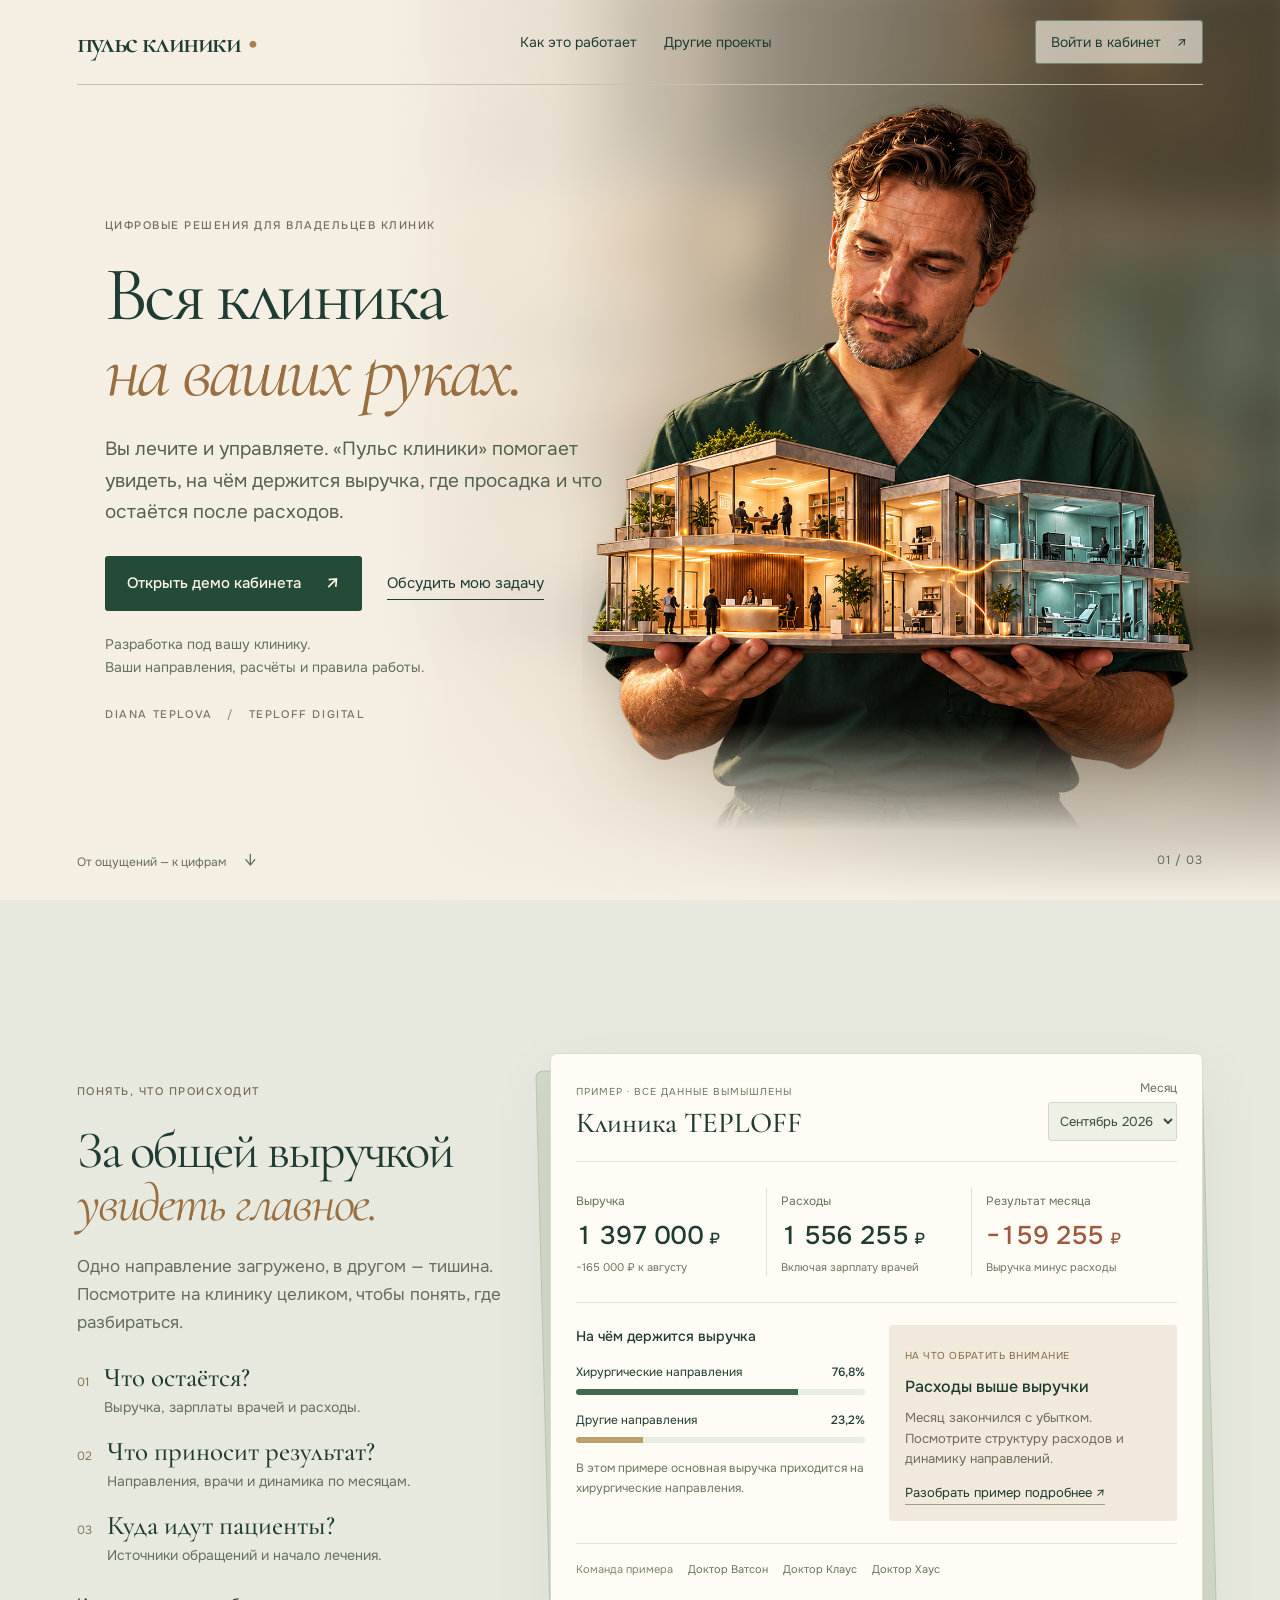
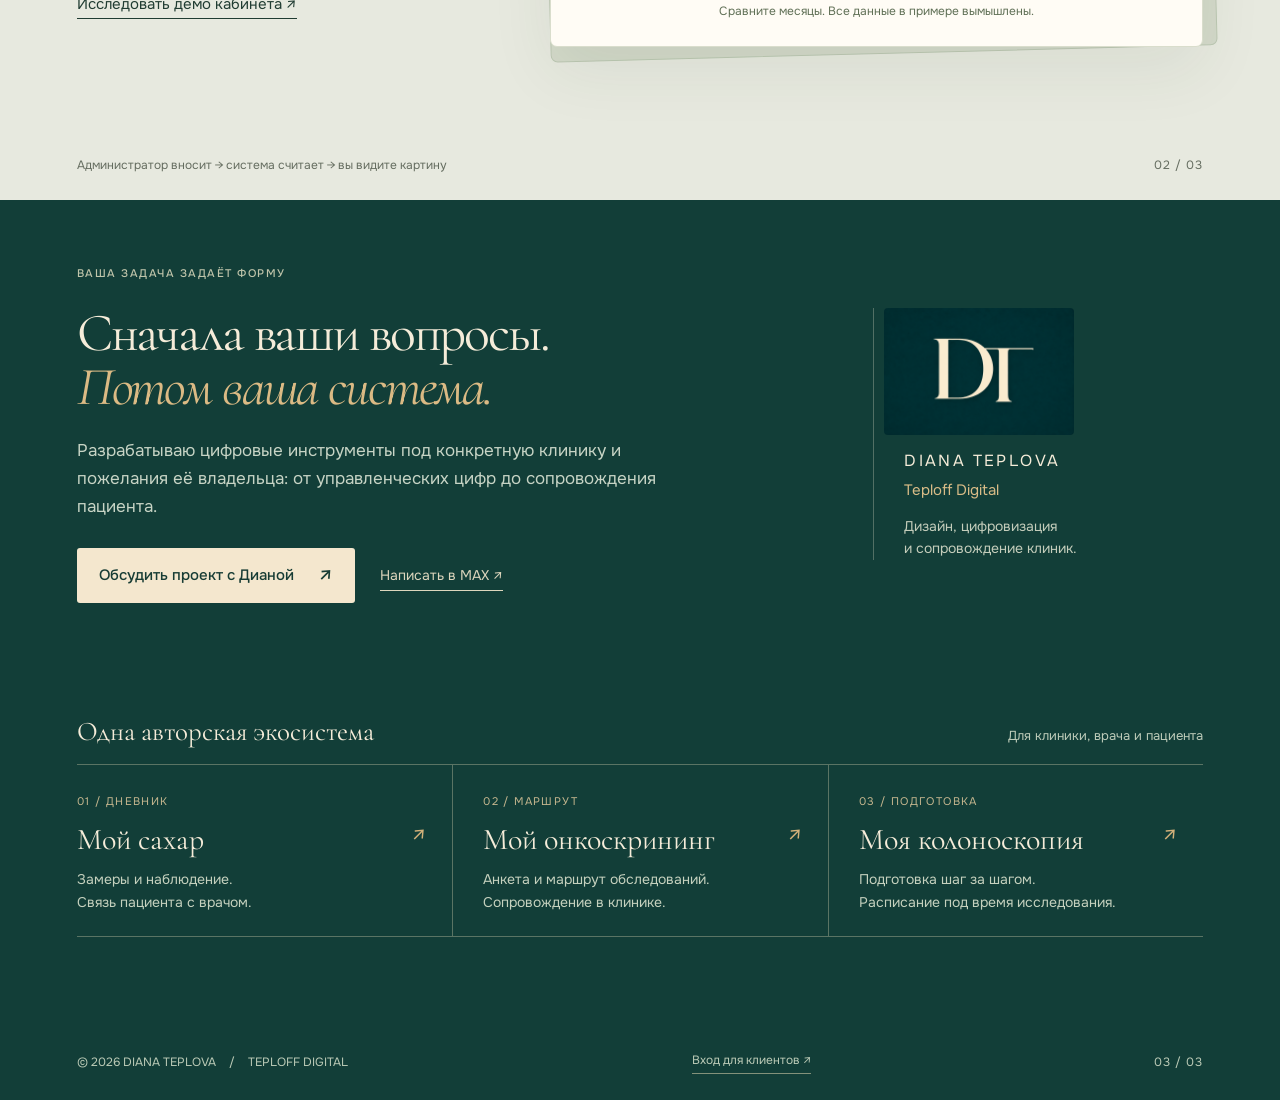
<file: index.html>
<!doctype html>
<html lang="ru"><head>
<meta charset="utf-8"><meta name="viewport" content="width=device-width,initial-scale=1">
<meta name="robots" content="noindex,nofollow"><meta name="theme-color" content="#f5efe3">
<title>Пульс клиники — цифровые решения Дианы Тепловой</title>
<meta name="description" content="Вся клиника в ясной картине: выручка, расходы, направления и пациенты. Индивидуальная разработка Дианы Тепловой под задачи вашей клиники.">
<meta property="og:title" content="Пульс клиники — вся клиника на ваших руках">
<meta property="og:description" content="Цифры для решений. Система под вашу клинику. Авторский проект DIANA TEPLOVA / Teploff Digital.">
<meta property="og:type" content="website"><meta property="og:locale" content="ru_RU">
<meta property="og:url" content="https://kiri-diana-max.github.io/pulse-clinic-preview/">
<meta property="og:image" content="https://kiri-diana-max.github.io/pulse-clinic-preview/assets/two-wings.png">
<link rel="icon" href="assets/dt-icon.png"><link rel="apple-touch-icon" href="assets/dt-icon.png">
<link rel="preconnect" href="https://fonts.googleapis.com"><link rel="preconnect" href="https://fonts.gstatic.com" crossorigin>
<link href="https://fonts.googleapis.com/css2?family=Onest:wght@400;500;600;700&family=Cormorant+Garamond:ital,wght@0,400;0,500;0,600;1,400;1,500&display=swap" rel="stylesheet">
<link rel="stylesheet" href="style.css?v=10">
</head><body>
<a class="skip" href="#main">К содержанию</a>
<main id="main">
<section class="screen hero" id="top" aria-labelledby="hero-title">
<header class="header"><a href="#top" class="brand">пульс клиники<span aria-hidden="true">•</span></a><nav aria-label="Основная навигация"><a href="#picture">Как это работает</a><a href="#projects">Другие проекты</a></nav><a class="login" href="https://пульс-клиники.рф/cabinet.html">Войти в кабинет <span aria-hidden="true">↗</span></a></header>
<div class="hero-atmosphere" aria-hidden="true"></div><div class="hero-shade" aria-hidden="true"></div>
<div class="hero-copy"><p class="eyebrow">ЦИФРОВЫЕ РЕШЕНИЯ ДЛЯ ВЛАДЕЛЬЦЕВ КЛИНИК</p><h1 id="hero-title">Вся клиника<br><em>на ваших руках.</em></h1><p class="lead">Вы лечите и управляете. «Пульс клиники» помогает увидеть, на чём держится выручка, где просадка и что остаётся после расходов.</p><div class="hero-actions"><a class="button green" href="demo.html">Открыть демо кабинета <span aria-hidden="true">↗</span></a><a class="underlink" href="#projects">Обсудить мою задачу</a></div><p class="hero-footnote">Разработка под вашу клинику.<br>Ваши направления, расчёты и правила работы.</p><p class="author-line">DIANA TEPLOVA <span>/</span> TEPLOFF DIGITAL</p></div>
<div class="doctor-scene" role="img" aria-label="Вымышленный врач держит миниатюрную клинику. Врач и макет неподвижны, по фасаду проходит золотой световой пульс."><img class="doctor-static" src="assets/doctor.png" alt="" width="1120" height="1400" fetchpriority="high"><div class="light-effects"><svg class="light-path" viewBox="0 0 1120 1400" aria-hidden="true"><defs><filter id="glow"><feGaussianBlur stdDeviation="6"/></filter><linearGradient id="gold"><stop stop-color="#ffc16b"/><stop offset=".45" stop-color="#fff9d5"/><stop offset="1" stop-color="#ffcc83"/></linearGradient><path id="heartbeat" d="M30 866 C170 850 330 836 450 848 S555 887 606 895 L632 874 L655 917 L683 850 L706 899 C746 911 739 878 788 882 L1085 906"/></defs><use href="#heartbeat" class="pulse-line pulse-halo"/><use href="#heartbeat" class="pulse-line pulse-core"/></svg><div class="clinic-flare" aria-hidden="true"></div></div></div>


<div class="screen-bottom"><a href="#picture">От ощущений — к цифрам <span aria-hidden="true">↓</span></a><span>01 / 03</span></div>
</section>
<section class="screen picture-section" id="picture" aria-labelledby="picture-title">
<div class="picture-layout"><div class="picture-copy"><p class="eyebrow">ПОНЯТЬ, ЧТО ПРОИСХОДИТ</p><h2 id="picture-title">За общей выручкой <br><em>увидеть главное.</em></h2><p class="body-copy">Одно направление загружено, в другом — тишина. Посмотрите на клинику целиком, чтобы понять, где разбираться.</p><ol class="value-list"><li><span>01</span><div><h3>Что остаётся?</h3><p>Выручка, зарплаты врачей и расходы.</p></div></li><li><span>02</span><div><h3>Что приносит результат?</h3><p>Направления, врачи и динамика по месяцам.</p></div></li><li><span>03</span><div><h3>Куда идут пациенты?</h3><p>Источники обращений и начало лечения.</p></div></li></ol><a class="underlink" href="demo.html">Исследовать демо кабинета ↗</a></div>
<div class="report-wrap"><div class="report"><div class="report-top"><div><p class="report-tag">ПРИМЕР · ВСЕ ДАННЫЕ ВЫМЫШЛЕНЫ</p><h3>Клиника TEPLOFF</h3></div><label class="month-label">Месяц<select id="month"><option value="sep">Сентябрь 2026</option><option value="aug">Август 2026</option></select></label></div><div class="metrics" aria-live="polite"><div><span>Выручка</span><strong id="revenue">1 397 000 <small>₽</small></strong><p id="delta">−165 000 ₽ к августу</p></div><div><span>Расходы</span><strong id="expenses">1 556 255 <small>₽</small></strong><p>Включая зарплату врачей</p></div><div><span>Результат месяца</span><strong class="loss" id="profit">−159 255 <small>₽</small></strong><p>Выручка минус расходы</p></div></div><div class="report-columns"><div class="directions"><h4>На чём держится выручка</h4><div class="direction-row"><span>Хирургические направления</span><b id="surgery-share">76,8%</b></div><div class="bar"><i id="surgery-bar" style="width:76.8%"></i></div><div class="direction-row"><span>Другие направления</span><b id="other-share">23,2%</b></div><div class="bar other"><i id="other-bar" style="width:23.2%"></i></div><p>В этом примере основная выручка приходится на хирургические направления.</p></div><div class="report-signal"><span>НА ЧТО ОБРАТИТЬ ВНИМАНИЕ</span><h4>Расходы выше выручки</h4><p id="signal-copy">Месяц закончился с убытком. Посмотрите структуру расходов и динамику направлений.</p><a href="demo.html">Разобрать пример подробнее ↗</a></div></div><div class="report-doctors"><span>Команда примера</span><span>Доктор Ватсон</span><span>Доктор Клаус</span><span>Доктор Хаус</span></div><p class="report-caption">Сравните месяцы. Все данные в примере вымышлены.</p></div></div>
<div class="screen-bottom"><span>Администратор вносит → система считает → вы видите картину</span><span>02 / 03</span></div>
</section>
<section class="screen projects-section" id="projects" aria-labelledby="projects-title">
<div class="projects-top"><div class="bespoke-copy"><p class="eyebrow">ВАША ЗАДАЧА ЗАДАЁТ ФОРМУ</p><h2 id="projects-title">Сначала ваши вопросы.<br><em>Потом ваша система.</em></h2><p class="body-copy">Разрабатываю цифровые инструменты под конкретную клинику и пожелания её владельца: от управленческих цифр до сопровождения пациента.</p><div class="contact-actions"><a class="button cream" href="https://t.me/TeplovaDiana" target="_blank" rel="noopener">Обсудить проект с Дианой <span aria-hidden="true">↗</span></a><a class="underlink" href="https://max.ru/u/f9LHodD0cOLcwr7TEXHJgzF7_OTyidBCJzruAQJrygDSXhCocEeqkbdzC9g" target="_blank" rel="noopener">Написать в MAX ↗</a></div></div><aside class="author-card"><img src="assets/diana-teplova.png" alt="Монограмма DT — Диана Теплова" width="1536" height="1024" loading="lazy"><div><p class="author-name">DIANA TEPLOVA</p><p>Teploff Digital</p><p class="author-description">Дизайн, цифровизация<br>и сопровождение клиник.</p></div></aside></div>
<div class="ecosystem"><div class="ecosystem-heading"><h3>Одна авторская экосистема</h3><p>Для клиники, врача и пациента</p></div><div class="project-links">
<a class="project" href="https://мой-сахар.рф/" target="_blank" rel="noopener"><span class="project-no">01 / ДНЕВНИК</span><h4>Мой сахар <span aria-hidden="true">↗</span></h4><p>Замеры и наблюдение. <br>Связь пациента с врачом.</p></a>
<a class="project" href="https://мой-онкоскрининг.рф/" target="_blank" rel="noopener"><span class="project-no">02 / МАРШРУТ</span><h4>Мой онкоскрининг <span aria-hidden="true">↗</span></h4><p>Анкета и маршрут обследований. <br>Сопровождение в клинике.</p></a>
<a class="project" href="https://моя-колоноскопия.рф/" target="_blank" rel="noopener"><span class="project-no">03 / ПОДГОТОВКА</span><h4>Моя колоноскопия <span aria-hidden="true">↗</span></h4><p>Подготовка шаг за шагом. <br>Расписание под время исследования.</p></a>
</div></div>
<footer><span>© 2026 DIANA TEPLOVA <span class="footer-divider">/</span> TEPLOFF DIGITAL</span><a href="https://пульс-клиники.рф/cabinet.html">Вход для клиентов ↗</a><span>03 / 03</span></footer>
</section></main><script src="script.js?v=9"></script></body></html>
</file>
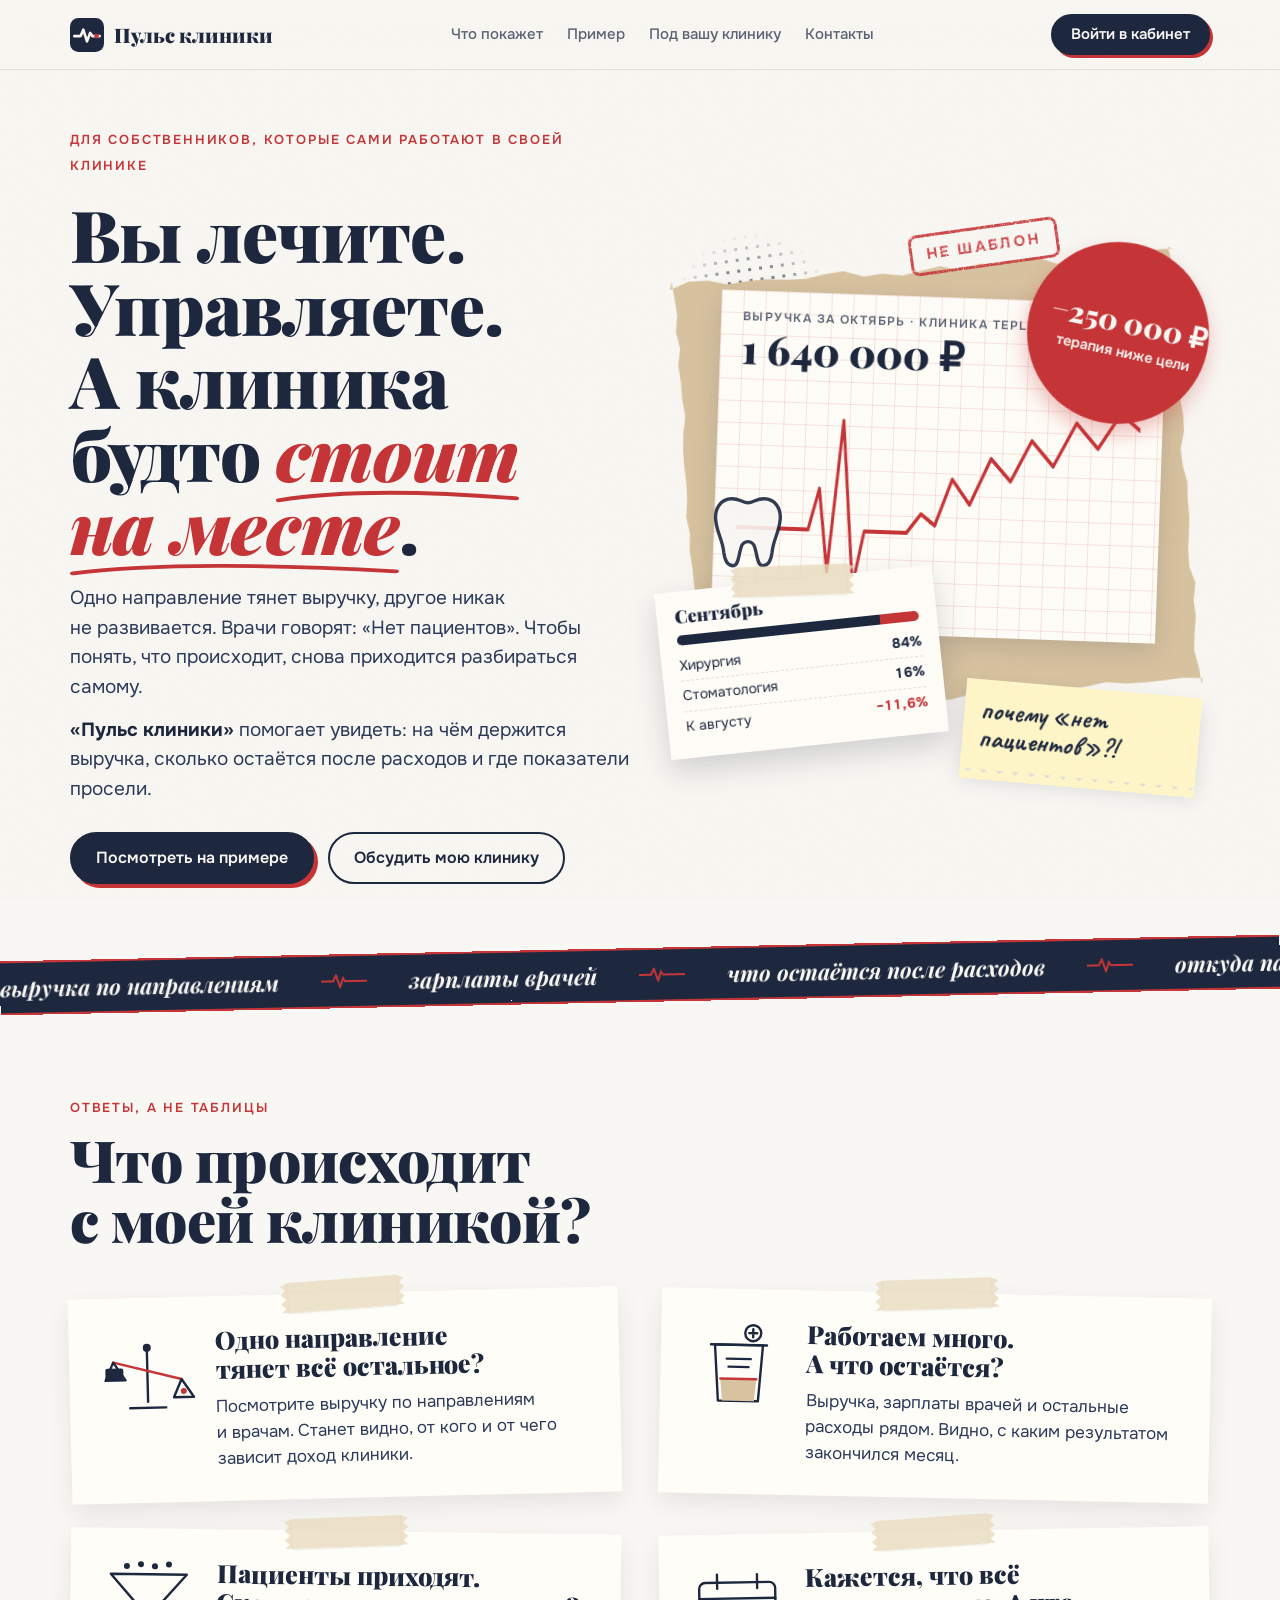
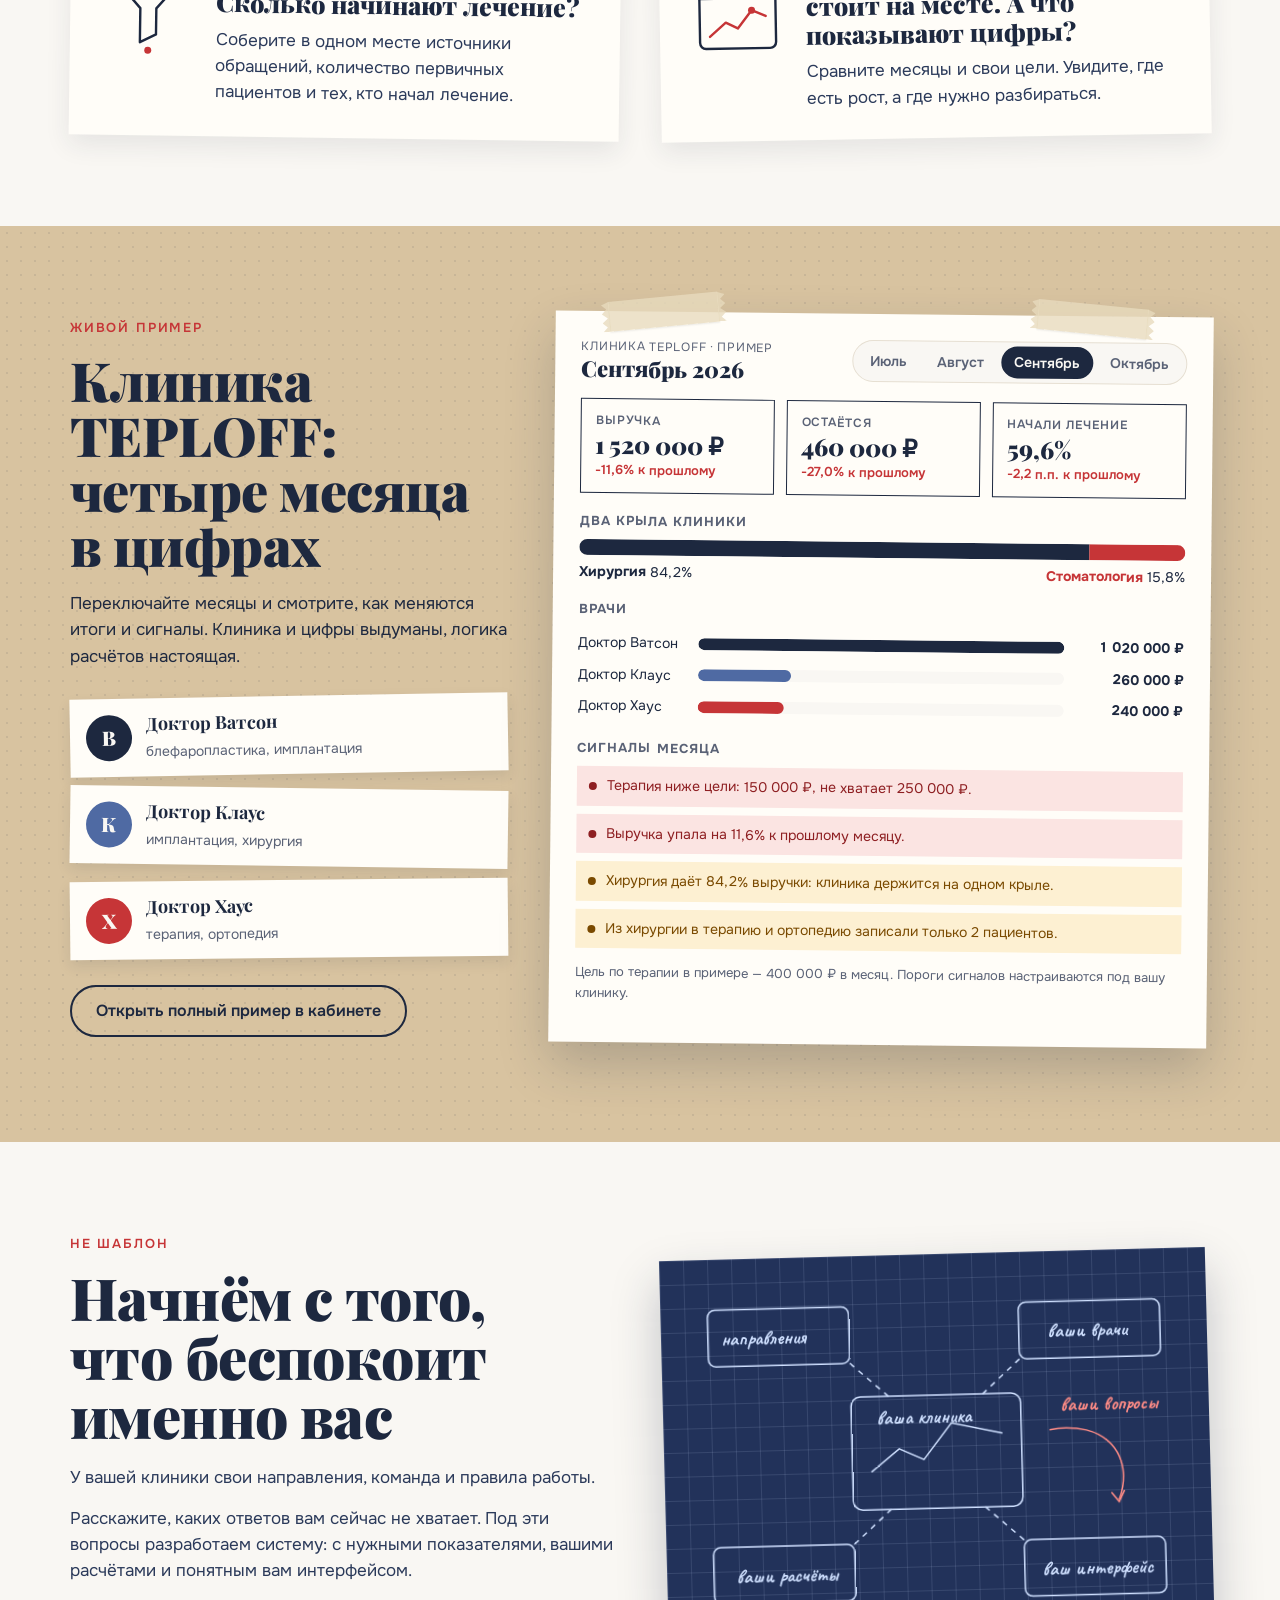
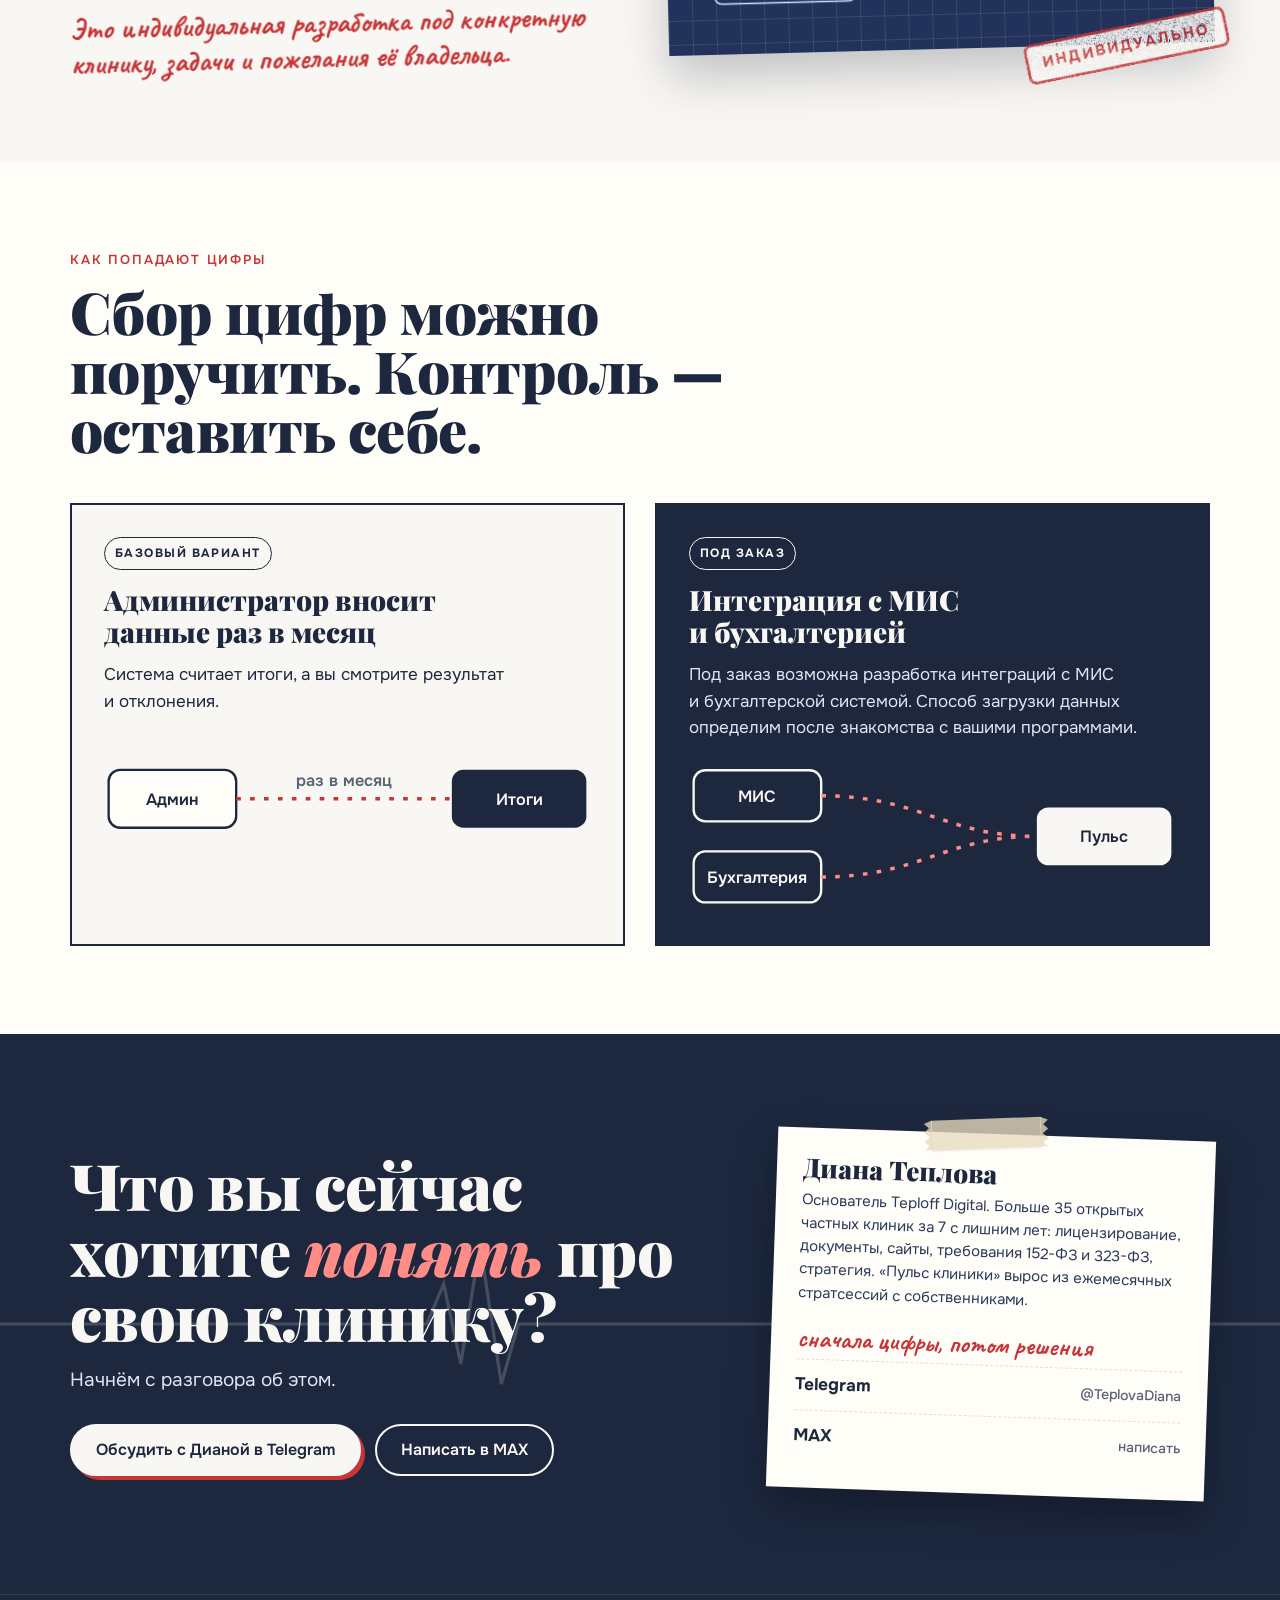
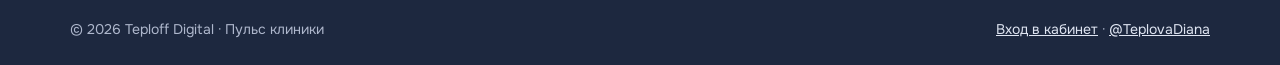
<file: collage/index.html>
<!doctype html>
<html lang="ru">
<head>
<meta charset="utf-8">
<meta name="viewport" content="width=device-width,initial-scale=1,viewport-fit=cover">
<meta name="description" content="Индивидуальная система учёта для частной клиники: выручка по направлениям и врачам, расходы, прибыль, источники пациентов и сигналы о просадках. Разработка под задачи владельца.">
<link rel="canonical" href="https://xn----ptbaahccctoxw2j.xn--p1ai/">
<meta name="robots" content="noindex">
<meta name="theme-color" content="#1D283F">
<link rel="icon" href="favicon.ico" sizes="any">
<link rel="icon" href="favicon.svg" type="image/svg+xml">
<link rel="apple-touch-icon" href="apple-touch-icon.png">
<link rel="manifest" href="site.webmanifest">
<meta property="og:type" content="website">
<meta property="og:locale" content="ru_RU">
<meta property="og:site_name" content="Пульс клиники">
<meta property="og:title" content="Пульс клиники — на чём держится выручка вашей клиники">
<meta property="og:description" content="Для собственников, которые сами работают в своей клинике. Выручка по направлениям и врачам, расходы, пациенты и сигналы о просадках. Разработка под вашу клинику.">
<meta property="og:url" content="https://xn----ptbaahccctoxw2j.xn--p1ai/">
<meta property="og:image" content="https://xn----ptbaahccctoxw2j.xn--p1ai/og-image.png">
<meta property="og:image:width" content="1200">
<meta property="og:image:height" content="630">
<meta property="og:image:alt" content="Пульс клиники: Вы лечите. А клиника стоит на месте?">
<meta name="twitter:card" content="summary_large_image">
<meta name="twitter:image" content="https://xn----ptbaahccctoxw2j.xn--p1ai/og-image.png">
<script type="application/ld+json">{"@context":"https://schema.org","@type":"Service","name":"Пульс клиники","serviceType":"Разработка системы управленческого учёта для частной клиники","areaServed":"RU","url":"https://xn----ptbaahccctoxw2j.xn--p1ai/","provider":{"@type":"Organization","name":"Teploff Digital","founder":{"@type":"Person","name":"Диана Теплова"},"sameAs":["https://t.me/TeplovaDiana"]}}</script>
<title>Пульс клиники</title>
<link rel="preconnect" href="https://fonts.googleapis.com">
<link rel="preconnect" href="https://fonts.gstatic.com" crossorigin>
<link rel="stylesheet" href="https://fonts.googleapis.com/css2?family=Playfair+Display:ital,wght@0,700;0,900;1,700&family=Onest:wght@400;500;600;700&family=Caveat:wght@600;700&display=swap">
<style>
/* Коллаж из бумаги: крафт, кремовая бумага, скотч, штампы, ЭКГ-лента. Одна светлая «бумажная» тема — осознанно. */
:root{
  --navy:#1D283F; --navy-2:#2b3a5a; --red:#C63537; --cream:#F9F7F3; --paper:#FFFDF8; --kraft:#D8C3A0; --kraft-2:#c9b089;
  --ink:#1D283F; --muted:#5a6276; --line:#e6dfd2; --tape:rgba(232,220,190,.78); --grid:rgba(198,53,55,.13); --sage:#2f6e5e;
  --f-display:"Playfair Display",Georgia,"Times New Roman",serif;
  --f-body:"Onest",system-ui,-apple-system,"Segoe UI",Roboto,sans-serif;
  --f-hand:"Caveat","Comic Sans MS",cursive;
  color-scheme:light;
}
*{box-sizing:border-box}
html{scroll-behavior:smooth;overflow-x:hidden}
body{margin:0;background:var(--cream);color:var(--ink);font-family:var(--f-body);font-size:17px;line-height:1.55;overflow-x:hidden}
body::after{content:"";position:fixed;inset:0;pointer-events:none;z-index:100;opacity:.35;mix-blend-mode:multiply;
  background-image:url("data:image/svg+xml,%3Csvg xmlns='http://www.w3.org/2000/svg' width='160' height='160'%3E%3Cfilter id='n'%3E%3CfeTurbulence type='fractalNoise' baseFrequency='.9' numOctaves='2' stitchTiles='stitch'/%3E%3CfeColorMatrix values='0 0 0 0 .45 0 0 0 0 .38 0 0 0 0 .3 0 0 0 .09 0'/%3E%3C/filter%3E%3Crect width='100%25' height='100%25' filter='url(%23n)'/%3E%3C/svg%3E")}
a{color:inherit}
.wrap{max-width:1180px;margin:0 auto;padding-left:max(20px,env(safe-area-inset-left,0px));padding-right:max(20px,env(safe-area-inset-right,0px))}
h1,h2,h3{margin:0;text-wrap:balance}
.display{font-family:var(--f-display);font-weight:900;letter-spacing:-.01em;line-height:1.02}
.hand{font-family:var(--f-hand);font-weight:700}
.eyebrow{font-size:13px;font-weight:600;letter-spacing:.14em;text-transform:uppercase;color:var(--red)}
.btn{display:inline-flex;align-items:center;gap:10px;font:600 16px/1 var(--f-body);padding:16px 24px;border-radius:999px;text-decoration:none;cursor:pointer;border:2px solid var(--navy);transition:transform .2s,box-shadow .2s,background .2s}
.btn.primary{background:var(--navy);color:var(--cream);box-shadow:4px 4px 0 var(--red)}
.btn.primary:hover{transform:translate(-2px,-2px);box-shadow:6px 6px 0 var(--red)}
.btn.ghost{background:transparent;color:var(--navy)}
.btn.ghost:hover{background:var(--navy);color:var(--cream)}
.btn:focus-visible,a:focus-visible,button:focus-visible{outline:3px solid var(--red);outline-offset:3px}
.tape{position:absolute;width:110px;height:30px;background:var(--tape);box-shadow:0 1px 2px rgba(0,0,0,.08);z-index:3}
.tape::before,.tape::after{content:"";position:absolute;top:0;bottom:0;width:8px;background:inherit;clip-path:polygon(0 0,100% 10%,40% 25%,100% 40%,30% 55%,100% 70%,40% 85%,100% 100%,0 100%)}
.tape::before{left:-7px;transform:scaleX(-1)}.tape::after{right:-7px}
.stamp{display:inline-block;font:700 15px/1 var(--f-body);letter-spacing:.16em;text-transform:uppercase;color:var(--red);border:3px solid var(--red);border-radius:8px;padding:10px 14px;transform:rotate(-8deg);opacity:.9;
  -webkit-mask-image:url("data:image/svg+xml,%3Csvg xmlns='http://www.w3.org/2000/svg' width='120' height='120'%3E%3Cfilter id='r'%3E%3CfeTurbulence baseFrequency='.55' numOctaves='2'/%3E%3CfeColorMatrix values='0 0 0 0 0 0 0 0 0 0 0 0 0 0 0 0 0 0 -2.2 1.6'/%3E%3C/filter%3E%3Crect width='120' height='120' filter='url(%23r)'/%3E%3C/svg%3E");mask-image:url("data:image/svg+xml,%3Csvg xmlns='http://www.w3.org/2000/svg' width='120' height='120'%3E%3Cfilter id='r'%3E%3CfeTurbulence baseFrequency='.55' numOctaves='2'/%3E%3CfeColorMatrix values='0 0 0 0 0 0 0 0 0 0 0 0 0 0 0 0 0 0 -2.2 1.6'/%3E%3C/filter%3E%3Crect width='120' height='120' filter='url(%23r)'/%3E%3C/svg%3E")}

/* NAV */
header.nav{position:sticky;top:env(safe-area-inset-top,0px);z-index:50;background:rgba(249,247,243,.88);backdrop-filter:blur(8px);border-bottom:1px solid var(--line)}
body::before{content:"";position:fixed;inset:0 0 auto;height:env(safe-area-inset-top,0px);z-index:60;background:var(--cream)}
.nav .wrap{display:flex;align-items:center;justify-content:space-between;gap:16px;padding-block:14px}
.logo{display:flex;align-items:center;gap:10px;text-decoration:none;font:900 20px/1 var(--f-display);color:var(--navy)}
.logo svg{flex:none}
.nav nav{display:flex;gap:24px;font-size:15px;font-weight:500}
.nav nav a{text-decoration:none;color:var(--muted)}.nav nav a:hover{color:var(--navy)}
.nav .btn{padding:11px 18px;font-size:15px;box-shadow:3px 3px 0 var(--red)}
@media (max-width:860px){.nav nav{display:none}}

/* HERO */
.hero{position:relative;padding-block:56px 40px}
.hero-grid{display:grid;grid-template-columns:minmax(0,1.05fr) minmax(0,1fr);gap:40px;align-items:center}
@media (max-width:960px){.hero-grid{grid-template-columns:minmax(0,1fr)}}
.hero h1{font-size:clamp(42px,5.6vw,78px);margin-block:18px 22px}
.hero h1 em{font-style:italic;color:var(--red);background:url("data:image/svg+xml,%3Csvg xmlns='http://www.w3.org/2000/svg' viewBox='0 0 200 20' preserveAspectRatio='none'%3E%3Cpath d='M2 14 C 50 4, 120 4, 198 12' fill='none' stroke='%23C63537' stroke-width='4' stroke-linecap='round'/%3E%3C/svg%3E") no-repeat left bottom/100% .26em;padding-bottom:.08em;-webkit-box-decoration-break:clone;box-decoration-break:clone}
.hero .lead{font-size:19px;max-width:34em;color:var(--navy-2);margin:0 0 14px}
.hero .lead b{color:var(--navy)}
.hero .ctas{display:flex;flex-wrap:wrap;gap:14px;margin-top:28px}
.quote-note{display:inline-block;margin-top:22px;font:700 26px/1.1 var(--f-hand);color:var(--red);transform:rotate(-2deg)}

.collage{container-type:inline-size;position:relative;width:100%;max-width:560px;margin-inline:auto;aspect-ratio:1/1.02}
.collage > *{position:absolute}
.c-kraft{inset:6% 4% 14% 2%;background:var(--kraft);transform:rotate(-4deg);box-shadow:0 18px 40px rgba(29,40,63,.18)}
.c-chart{inset:12% 9% 26% 8%;background:var(--paper);transform:rotate(2deg);box-shadow:0 8px 24px rgba(29,40,63,.14);
  background-image:linear-gradient(var(--grid) 1px,transparent 1px),linear-gradient(90deg,var(--grid) 1px,transparent 1px);background-size:22px 22px;padding:20px 22px;display:flex;flex-direction:column}
.c-chart .lbl{font:600 12px/1 var(--f-body);letter-spacing:.12em;text-transform:uppercase;color:var(--muted)}
.c-chart .big{font:900 clamp(26px,3.4vw,40px)/1 var(--f-display);color:var(--navy);margin-top:6px}
.c-chart svg{flex:1;width:100%;margin-top:8px}
.ecg{fill:none;stroke:var(--red);stroke-width:3;stroke-linecap:round;stroke-linejoin:round;stroke-dasharray:1000;stroke-dashoffset:0}
.c-sticker{right:0;top:2%;width:34%;height:34cqw;border-radius:50%;background:var(--red);color:var(--cream);display:grid;place-items:center;text-align:center;padding:4%;overflow:hidden;transform:rotate(12deg);box-shadow:0 10px 20px rgba(198,53,55,.3);z-index:4}
.c-sticker b{display:block;font:900 5.4cqw/1 var(--f-display);white-space:nowrap;margin-bottom:1.4cqw}
.c-sticker span{display:block;font-size:2.7cqw;line-height:1.2;font-weight:600}
.c-card{left:-2%;bottom:6%;width:52%;background:var(--paper);padding:16px 18px;transform:rotate(-6deg);box-shadow:0 12px 28px rgba(29,40,63,.18);z-index:5}
.c-card .row{display:flex;justify-content:space-between;gap:8px;font-size:14px;padding:4px 0;border-bottom:1px dashed var(--line)}
.c-card .row:last-child{border:0}
.c-card .row b{font-variant-numeric:tabular-nums}
.c-card h4{margin:0 0 6px;font:900 18px/1.1 var(--f-display)}
.wing{display:flex;height:10px;border-radius:5px;overflow:hidden;margin:8px 0 6px}
.c-note{right:2%;bottom:0;width:44%;background:#fff6c9;padding:16px 16px 18px;transform:rotate(5deg);box-shadow:0 10px 20px rgba(29,40,63,.14);font:700 5cqw/1.05 var(--f-hand);color:var(--navy);z-index:6}
.c-note::after{content:"";position:absolute;left:0;right:0;bottom:-10px;height:12px;background:linear-gradient(-45deg,transparent 33%,#fff6c9 33%,#fff6c9 66%,transparent 66%),linear-gradient(45deg,transparent 33%,#fff6c9 33%,#fff6c9 66%,transparent 66%);background-size:16px 24px}
.c-dots{left:0;top:0;width:30%;aspect-ratio:1;background-image:radial-gradient(var(--navy) 1.6px,transparent 1.8px);background-size:11px 11px;opacity:.55;transform:rotate(-8deg);-webkit-mask-image:radial-gradient(circle,#000 40%,transparent 70%);mask-image:radial-gradient(circle,#000 40%,transparent 70%)}
.c-stamp{left:44%;top:-1%;z-index:7}
.c-tooth{left:6%;top:47%;width:16%;z-index:2;color:var(--navy);opacity:.9}

/* load animation (visible at rest; only movement) */
@media (prefers-reduced-motion:no-preference){
  .c-kraft{animation:drop .9s cubic-bezier(.2,.8,.2,1) both}
  .c-chart{animation:drop .9s .08s cubic-bezier(.2,.8,.2,1) both}
  .c-card{animation:drop .9s .25s cubic-bezier(.2,.8,.2,1) both}
  .c-note{animation:drop .9s .4s cubic-bezier(.2,.8,.2,1) both}
  .c-sticker{animation:spinin 1s .55s cubic-bezier(.2,.8,.2,1) both, bob 6s 1.6s ease-in-out infinite}
  .c-stamp{animation:thump .5s 1.1s cubic-bezier(.3,1.6,.5,1) both}
  .ecg{animation:draw 2.4s .5s ease-out both, beat 3.2s 3s ease-in-out infinite}
  .reveal{transition:transform .8s cubic-bezier(.2,.8,.2,1)}
  .reveal.pre{transform:translateY(28px)}
}
@keyframes drop{from{translate:0 -24px;scale:1.04}to{translate:0 0;scale:1}}
@keyframes spinin{from{rotate:-40deg;scale:.6}to{rotate:0deg;scale:1}}
@keyframes bob{50%{translate:0 -8px}}
@keyframes thump{from{scale:1.8}to{scale:1}}
@keyframes draw{from{stroke-dashoffset:1000}to{stroke-dashoffset:0}}
@keyframes beat{0%,100%{opacity:1}50%{opacity:.75}}

/* marquee strip */
.strip{background:var(--navy);color:var(--cream);overflow:hidden;transform:rotate(-1.2deg);margin-block:24px 8px;border-block:2px solid var(--red)}
.strip .track{display:flex;gap:42px;white-space:nowrap;padding-block:14px;font:700 22px/1 var(--f-display);font-style:italic;width:max-content}
.strip .track span{display:inline-flex;align-items:center;gap:42px}
.strip .track span::after{content:"";width:46px;height:14px;background:url("data:image/svg+xml,%3Csvg xmlns='http://www.w3.org/2000/svg' viewBox='0 0 46 14'%3E%3Cpath d='M0 7h12l3-6 4 12 3-9 2 3h22' fill='none' stroke='%23C63537' stroke-width='2'/%3E%3C/svg%3E") no-repeat center/contain}
@media (prefers-reduced-motion:no-preference){.strip .track{animation:marq 38s linear infinite}}
@keyframes marq{to{transform:translateX(-50%)}}

section{padding-block:88px}
.sec-head{display:flex;flex-direction:column;gap:12px;max-width:760px;margin-bottom:44px}
.sec-head h2{font-size:clamp(34px,4.6vw,58px)}

/* QUESTIONS */
.qgrid{display:grid;grid-template-columns:repeat(2,minmax(0,1fr));gap:34px 40px}
@media (max-width:760px){.qgrid{grid-template-columns:minmax(0,1fr)}}
.q{position:relative;background:var(--paper);padding:30px 30px 28px 30px;box-shadow:0 10px 26px rgba(29,40,63,.09);display:grid;grid-template-columns:96px minmax(0,1fr);gap:20px;align-items:start;transition:transform .35s cubic-bezier(.2,.8,.2,1),box-shadow .35s}
.q:nth-child(1){transform:rotate(-1.4deg)}.q:nth-child(2){transform:rotate(1.2deg)}.q:nth-child(3){transform:rotate(.8deg)}.q:nth-child(4){transform:rotate(-1deg)}
.q:hover{transform:rotate(0) translateY(-6px);box-shadow:0 18px 36px rgba(29,40,63,.14)}
.q .tape{top:-14px;left:40%;transform:rotate(-3deg)}
.q h3{font:900 25px/1.15 var(--f-display);margin-bottom:10px}
.q p{margin:0;color:var(--navy-2)}
.q svg{width:96px;height:96px}
@media (max-width:600px){.q{grid-template-columns:minmax(0,1fr);gap:12px;padding:26px 22px 24px}.q svg{width:64px;height:64px}.q h3{font-size:23px}}
.ill{fill:none;stroke:var(--navy);stroke-width:2.4;stroke-linecap:round;stroke-linejoin:round}
.ill .r{stroke:var(--red)}.ill .fr{fill:var(--red);stroke:none}.ill .fn{fill:var(--navy);stroke:none}.ill .fk{fill:var(--kraft);stroke:none}

/* DEMO */
.demo{background:var(--kraft);position:relative;overflow:hidden}
.demo::before{content:"";position:absolute;inset:0;background-image:radial-gradient(rgba(29,40,63,.18) 1.2px,transparent 1.4px);background-size:14px 14px;opacity:.5}
.demo .wrap{position:relative}
.demo-grid{display:grid;grid-template-columns:minmax(0,.8fr) minmax(0,1.2fr);gap:44px;align-items:start}
@media (max-width:960px){.demo-grid{grid-template-columns:minmax(0,1fr)}}
.demo-intro h2{font-size:clamp(34px,4.4vw,54px);margin-block:12px 18px}
.docs{display:flex;flex-direction:column;gap:14px;margin-top:26px}
.doc{display:flex;align-items:center;gap:14px;background:var(--paper);padding:12px 16px;box-shadow:0 6px 14px rgba(29,40,63,.1)}
.doc:nth-child(1){transform:rotate(-1deg)}.doc:nth-child(2){transform:rotate(.8deg)}.doc:nth-child(3){transform:rotate(-.6deg)}
.doc .av{width:46px;height:46px;border-radius:50%;display:grid;place-items:center;font:900 20px/1 var(--f-display);color:var(--cream);flex:none}
.doc b{display:block;font-family:var(--f-display);font-size:18px}
.doc span{font-size:14px;color:var(--muted)}
.board{position:relative;background:var(--paper);padding:26px;box-shadow:0 22px 50px rgba(29,40,63,.22);transform:rotate(.6deg)}
.board .tape.a{top:-15px;left:8%;transform:rotate(-6deg)}.board .tape.b{top:-12px;right:10%;transform:rotate(5deg)}
.board-top{display:flex;flex-wrap:wrap;gap:10px 16px;justify-content:space-between;align-items:center;margin-bottom:18px}
.board-top h3{font:900 22px/1.1 var(--f-display)}
.board-top small{display:block;font-size:12px;color:var(--muted);letter-spacing:.06em;text-transform:uppercase}
.months{display:flex;gap:4px;background:var(--cream);padding:4px;border-radius:999px;border:1px solid var(--line);overflow-x:auto;max-width:100%}
.months button{border:0;background:transparent;font:600 14px/1 var(--f-body);color:var(--muted);padding:9px 13px;border-radius:999px;cursor:pointer;white-space:nowrap}
.months button[aria-pressed="true"]{background:var(--navy);color:var(--cream)}
.kpis{display:grid;grid-template-columns:repeat(3,minmax(0,1fr));gap:12px;margin-bottom:18px}
@media (max-width:520px){.kpis{grid-template-columns:minmax(0,1fr)}}
.kpi{border:1.5px solid var(--navy);padding:12px 14px;display:flex;flex-direction:column;gap:2px}
.kpi small{font-size:12px;font-weight:600;letter-spacing:.08em;text-transform:uppercase;color:var(--muted)}
.kpi b{font:900 24px/1.1 var(--f-display);font-variant-numeric:tabular-nums}
.kpi i{font-style:normal;font-size:13px;font-weight:600}
.up{color:var(--sage)}.down{color:var(--red)}
.board h4{margin:16px 0 8px;font-size:13px;letter-spacing:.08em;text-transform:uppercase;color:var(--muted)}
.wingbar{display:flex;height:16px;border-radius:8px;overflow:hidden;background:var(--cream)}
.wingbar span{height:100%;transition:width .6s cubic-bezier(.2,.8,.2,1)}
.wlegend{display:flex;justify-content:space-between;font-size:14px;margin-top:6px;gap:10px;flex-wrap:wrap}
.drow{display:grid;grid-template-columns:110px minmax(0,1fr) 110px;gap:10px;align-items:center;font-size:14px;padding:5px 0}
.drow .bar{height:12px;background:var(--cream);border-radius:6px;overflow:hidden}
.drow .bar span{display:block;height:100%;border-radius:6px;transition:width .6s cubic-bezier(.2,.8,.2,1)}
.drow b{text-align:right;font-variant-numeric:tabular-nums}
.sigs{display:flex;flex-direction:column;gap:8px}
.sig{display:flex;gap:10px;align-items:flex-start;padding:10px 12px;font-size:14px;line-height:1.4}
.sig.bad{background:#fbe4e2;color:#8e1f22}.sig.warn{background:#fdf0d2;color:#7a4a00}.sig.good{background:#e1efe9;color:#1e5446}
.sig::before{content:"";flex:none;width:8px;height:8px;border-radius:50%;background:currentColor;margin-top:6px}
.board .note{margin-top:14px;font-size:13px;color:var(--muted)}

/* CUSTOM */
.custom-grid{display:grid;grid-template-columns:minmax(0,1fr) minmax(0,1fr);gap:48px;align-items:center}
@media (max-width:900px){.custom-grid{grid-template-columns:minmax(0,1fr)}}
.custom h2{font-size:clamp(34px,4.6vw,58px);margin-block:12px 20px}
.custom p{margin:0 0 14px;max-width:34em;color:var(--navy-2)}
.custom .em{font:700 30px/1.15 var(--f-hand);color:var(--red);margin-top:20px;display:block;transform:rotate(-1.5deg)}
.blueprint{position:relative;background:#22325a;color:#cfe0ff;padding:28px;transform:rotate(-1.5deg);box-shadow:0 22px 44px rgba(29,40,63,.25);
  background-image:linear-gradient(rgba(207,224,255,.12) 1px,transparent 1px),linear-gradient(90deg,rgba(207,224,255,.12) 1px,transparent 1px);background-size:24px 24px}
.blueprint svg{width:100%;height:auto;display:block}
.bp{fill:none;stroke:#cfe0ff;stroke-width:1.6}
.bp-t{fill:#cfe0ff;font-family:var(--f-hand);font-size:21px;font-weight:700}
.bp-r{stroke:#ff8c86}.bp-rt{fill:#ff8c86}
.blueprint .stamp{position:absolute;right:-14px;bottom:-22px;background:var(--cream);transform:rotate(-10deg)}
@media (prefers-reduced-motion:no-preference){.bp-draw{stroke-dasharray:6 6;animation:dash 14s linear infinite}}
@keyframes dash{to{stroke-dashoffset:-240}}

/* DATA */
.data{background:var(--paper)}
.data-grid{display:grid;grid-template-columns:repeat(2,minmax(0,1fr));gap:30px}
@media (max-width:860px){.data-grid{grid-template-columns:minmax(0,1fr)}}
.plan{position:relative;padding:32px;border:2px solid var(--navy);background:var(--cream);display:flex;flex-direction:column;gap:14px}
.plan.alt{background:var(--navy);color:var(--cream)}
.plan .tag{align-self:flex-start;font-size:12px;font-weight:700;letter-spacing:.12em;text-transform:uppercase;padding:6px 10px;border:1.5px solid currentColor;border-radius:999px}
.plan h3{font:900 28px/1.15 var(--f-display)}
.plan p{margin:0}
.plan.alt p{color:#dfe5f2}
.flow{width:100%;height:auto;margin-top:6px}
.flow text{font:600 14px var(--f-body)}
@media (prefers-reduced-motion:no-preference){.pipe{stroke-dasharray:4 8;animation:dash 6s linear infinite}}

/* FINAL */
.final{background:var(--navy);color:var(--cream);position:relative;overflow:hidden;padding-block:100px}
.final .ecgbg{position:absolute;left:0;right:0;top:50%;width:100%;height:160px;transform:translateY(-50%);opacity:.18}
.final .wrap{position:relative;display:grid;grid-template-columns:minmax(0,1.2fr) minmax(0,.8fr);gap:44px;align-items:center}
@media (max-width:900px){.final .wrap{grid-template-columns:minmax(0,1fr)}}
.final h2{font-size:clamp(38px,5vw,66px)}
.final h2 em{color:#ff8c86;font-style:italic}
.final p{font-size:19px;color:#dfe5f2;margin:18px 0 28px;max-width:30em}
.final .btn.primary{background:var(--cream);color:var(--navy);border-color:var(--cream);box-shadow:4px 4px 0 var(--red)}
.final .btn.ghost{color:var(--cream);border-color:var(--cream)}
.final .btn.ghost:hover{background:var(--cream);color:var(--navy)}
.author{position:relative;background:var(--paper);color:var(--navy);padding:26px;transform:rotate(2deg);box-shadow:0 18px 40px rgba(0,0,0,.3)}
.author .tape{top:-15px;left:35%;transform:rotate(-4deg)}
.author h3{font:900 26px/1.1 var(--f-display);margin-bottom:6px}
.author p{font-size:15px;color:var(--navy-2);margin:0 0 14px}
.author .hand{font-size:26px;color:var(--red)}
.contact{display:flex;justify-content:space-between;align-items:center;gap:10px;padding:12px 0;border-top:1px dashed var(--line);text-decoration:none;font-weight:600}
.contact span{color:var(--muted);font-weight:500;font-size:14px}
.contact:hover b{color:var(--red)}
footer{background:var(--navy);color:#aeb7cc;border-top:1px solid rgba(255,255,255,.1);font-size:14px}
footer .wrap{display:flex;flex-wrap:wrap;gap:12px 24px;justify-content:space-between;padding-block:24px calc(24px + env(safe-area-inset-bottom,0px))}
footer a{color:#dfe5f2}
.sr{position:absolute;width:1px;height:1px;overflow:hidden;clip:rect(0 0 0 0)}
</style>
</head>
<body>
<header class="nav">
  <div class="wrap">
    <a class="logo" href="#top" aria-label="Пульс клиники — наверх">
      <svg width="34" height="34" viewBox="0 0 64 64" aria-hidden="true"><rect width="64" height="64" rx="16" fill="#1D283F"/><path d="M8 34h12l5-12 7 22 6-16 4 6h14" fill="none" stroke="#F9F7F3" stroke-width="5" stroke-linecap="round" stroke-linejoin="round"/><circle cx="50" cy="34" r="4.5" fill="#C63537"/></svg>
      Пульс клиники
    </a>
    <nav aria-label="Разделы">
      <a href="#questions">Что покажет</a>
      <a href="#demo">Пример</a>
      <a href="#custom">Под вашу клинику</a>
      <a href="#contact">Контакты</a>
    </nav>
    <a class="btn primary" href="kabinet/#demo" data-cabinet>Войти в кабинет</a>
  </div>
</header>

<main id="top">
  <div class="hero">
    <div class="wrap hero-grid">
      <div>
        <span class="eyebrow">Для собственников, которые сами работают в своей клинике</span>
        <h1 class="display">Вы лечите. Управляете. А клиника будто <em>стоит на месте</em>.</h1>
        <p class="lead">Одно направление тянет выручку, другое никак не развивается. Врачи говорят: «Нет пациентов». Чтобы понять, что происходит, снова приходится разбираться самому.</p>
        <p class="lead"><b>«Пульс клиники»</b> помогает увидеть: на чём держится выручка, сколько остаётся после расходов и где показатели просели.</p>
        <div class="ctas">
          <a class="btn primary" href="#demo">Посмотреть на примере</a>
          <a class="btn ghost" href="#contact">Обсудить мою клинику</a>
        </div>
      </div>

      <div class="collage" role="img" aria-label="Коллаж: лента пульса, карточка месяца клиники, стикер «Терапия ниже цели» и записка «почему нет пациентов?»">
        <div class="c-dots"></div>
        <div class="c-kraft"></div>
        <div class="c-chart">
          <span class="lbl">Выручка за октябрь · Клиника TEPLOFF</span>
          <span class="big">1 640 000 ₽</span>
          <svg viewBox="0 0 400 170" preserveAspectRatio="none" aria-hidden="true">
            <path class="ecg" d="M0 110 H60 L72 110 L82 80 L92 140 L104 30 L118 150 L128 110 H170 L184 96 L198 104 L214 70 L232 88 L252 54 L272 70 L292 40 L314 58 L336 26 L358 44 L380 18 L400 30"/>
          </svg>
        </div>
        <svg class="c-tooth" viewBox="0 0 64 64" aria-hidden="true"><path d="M20 8c-8 0-13 7-12 16 1 10 5 14 6 24 1 8 4 10 7 10 4 0 4-8 6-14 1-3 3-4 5-4s4 1 5 4c2 6 2 14 6 14 3 0 6-2 7-10 1-10 5-14 6-24 1-9-4-16-12-16-6 0-8 3-12 3s-6-3-12-3z" fill="#F9F7F3" stroke="currentColor" stroke-width="2.5" stroke-linejoin="round"/></svg>
        <div class="c-sticker"><div><b>−250 000 ₽</b><span>терапия ниже цели</span></div></div>
        <div class="c-card">
          <span class="tape" style="top:-14px;left:30%;transform:rotate(4deg)"></span>
          <h4>Сентябрь</h4>
          <div class="wing"><span style="width:84%;background:#1D283F"></span><span style="width:16%;background:#C63537"></span></div>
          <div class="row"><span>Хирургия</span><b>84%</b></div>
          <div class="row"><span>Стоматология</span><b>16%</b></div>
          <div class="row"><span>К августу</span><b style="color:#C63537">−11,6%</b></div>
        </div>
        <div class="c-note">почему «нет пациентов»?!</div>
        <span class="c-stamp stamp">не шаблон</span>
      </div>
    </div>
  </div>

  <div class="strip" aria-hidden="true"><div class="track">
    <span>выручка по направлениям</span><span>зарплаты врачей</span><span>что остаётся после расходов</span><span>откуда пациенты</span><span>сигналы о просадках</span><span>под вашу клинику</span>
    <span>выручка по направлениям</span><span>зарплаты врачей</span><span>что остаётся после расходов</span><span>откуда пациенты</span><span>сигналы о просадках</span><span>под вашу клинику</span>
  </div></div>

  <section id="questions">
    <div class="wrap">
      <div class="sec-head reveal">
        <span class="eyebrow">Ответы, а не таблицы</span>
        <h2 class="display">Что происходит с моей клиникой?</h2>
      </div>
      <div class="qgrid">
        <article class="q reveal">
          <span class="tape"></span>
          <svg class="ill" viewBox="0 0 96 96" aria-hidden="true"><path d="M48 22v52"/><path d="M30 80h36"/><path d="M14 34 L82 52" class="r"/><circle cx="48" cy="20" r="4" class="fn"/><path d="M14 34 l-8 18h20z"/><path d="M82 52 l-8 18h20z"/><rect x="6" y="40" width="18" height="12" class="fn" rx="2"/><circle cx="84" cy="64" r="3" class="fr"/></svg>
          <div><h3>Одно направление тянет всё остальное?</h3><p>Посмотрите выручку по направлениям и врачам. Станет видно, от кого и от чего зависит доход клиники.</p></div>
        </article>
        <article class="q reveal">
          <span class="tape"></span>
          <svg class="ill" viewBox="0 0 96 96" aria-hidden="true"><path d="M24 26h48l-4 56H28z"/><path d="M20 26h56"/><path d="M30 60h36l-2 22H32z" class="fk"/><path d="M30 60h36" class="r"/><circle cx="62" cy="14" r="8"/><path d="M62 10v8M58 14h8"/><path d="M36 40h24M38 48h20" /></svg>
          <div><h3>Работаем много. А что остаётся?</h3><p>Выручка, зарплаты врачей и остальные расходы рядом. Видно, с каким результатом закончился месяц.</p></div>
        </article>
        <article class="q reveal">
          <span class="tape"></span>
          <svg class="ill" viewBox="0 0 96 96" aria-hidden="true"><path d="M10 16h76L56 50v26l-16 8V50z"/><circle cx="26" cy="8" r="3" class="fn"/><circle cx="40" cy="6" r="3" class="fn"/><circle cx="54" cy="8" r="3" class="fn"/><circle cx="68" cy="6" r="3" class="fn"/><circle cx="48" cy="92" r="3.5" class="fr"/></svg>
          <div><h3>Пациенты приходят. Сколько начинают лечение?</h3><p>Соберите в одном месте источники обращений, количество первичных пациентов и тех, кто начал лечение.</p></div>
        </article>
        <article class="q reveal">
          <span class="tape"></span>
          <svg class="ill" viewBox="0 0 96 96" aria-hidden="true"><rect x="10" y="18" width="76" height="66" rx="6"/><path d="M10 34h76M28 10v14M68 10v14"/><path d="M20 72 L36 58 L48 64 L62 46 L76 52" class="r"/><circle cx="62" cy="46" r="3.5" class="fr"/></svg>
          <div><h3>Кажется, что всё стоит на месте. А что показывают цифры?</h3><p>Сравните месяцы и свои цели. Увидите, где есть рост, а где нужно разбираться.</p></div>
        </article>
      </div>
    </div>
  </section>

  <section class="demo" id="demo">
    <div class="wrap demo-grid">
      <div class="demo-intro reveal">
        <span class="eyebrow">Живой пример</span>
        <h2 class="display">Клиника TEPLOFF: четыре месяца в цифрах</h2>
        <p>Переключайте месяцы и смотрите, как меняются итоги и сигналы. Клиника и цифры выдуманы, логика расчётов настоящая.</p>
        <div class="docs" aria-label="Врачи клиники TEPLOFF">
          <div class="doc"><span class="av" style="background:#1D283F">В</span><div><b>Доктор Ватсон</b><span>блефаропластика, имплантация</span></div></div>
          <div class="doc"><span class="av" style="background:#4f6aa3">К</span><div><b>Доктор Клаус</b><span>имплантация, хирургия</span></div></div>
          <div class="doc"><span class="av" style="background:#C63537">Х</span><div><b>Доктор Хаус</b><span>терапия, ортопедия</span></div></div>
        </div>
        <p style="margin-top:26px"><a class="btn ghost" href="kabinet/#demo" data-cabinet-demo>Открыть полный пример в кабинете</a></p>
      </div>

      <div class="board reveal" aria-live="polite">
        <span class="tape a"></span><span class="tape b"></span>
        <div class="board-top">
          <div><small>Клиника TEPLOFF · пример</small><h3 id="b-month">Сентябрь 2026</h3></div>
          <div class="months" role="group" aria-label="Месяц" id="months"></div>
        </div>
        <div class="kpis">
          <div class="kpi"><small>Выручка</small><b id="k-rev">—</b><i id="k-rev-d"></i></div>
          <div class="kpi"><small>Остаётся</small><b id="k-prof">—</b><i id="k-prof-d"></i></div>
          <div class="kpi"><small>Начали лечение</small><b id="k-conv">—</b><i id="k-conv-d"></i></div>
        </div>
        <h4>Два крыла клиники</h4>
        <div class="wingbar"><span id="w-s" style="background:#1D283F"></span><span id="w-d" style="background:#C63537"></span></div>
        <div class="wlegend"><span><b>Хирургия</b> <span id="w-s-t"></span></span><span><b style="color:#C63537">Стоматология</b> <span id="w-d-t"></span></span></div>
        <h4>Врачи</h4>
        <div id="docs"></div>
        <h4>Сигналы месяца</h4>
        <div class="sigs" id="sigs"></div>
        <p class="note">Цель по терапии в примере — 400 000 ₽ в месяц. Пороги сигналов настраиваются под вашу клинику.</p>
      </div>
    </div>
  </section>

  <section class="custom" id="custom">
    <div class="wrap custom-grid">
      <div class="reveal">
        <span class="eyebrow">Не шаблон</span>
        <h2 class="display">Начнём с того, что беспокоит именно вас</h2>
        <p>У вашей клиники свои направления, команда и правила работы.</p>
        <p>Расскажите, каких ответов вам сейчас не хватает. Под эти вопросы разработаем систему: с нужными показателями, вашими расчётами и понятным вам интерфейсом.</p>
        <span class="em">Это индивидуальная разработка под конкретную клинику, задачи и пожелания её владельца.</span>
      </div>
      <div class="blueprint reveal" role="img" aria-label="Эскиз системы: ваши направления, ваши врачи, ваши расчёты, ваш интерфейс">
        <svg viewBox="0 0 520 360" aria-hidden="true">
          <rect class="bp" x="170" y="120" width="180" height="120" rx="10"/>
          <path class="bp" d="M190 200 L220 176 L246 188 L276 150 L330 162"/>
          <text class="bp-t" x="196" y="150">ваша клиника</text>
          <rect class="bp" x="20" y="24" width="150" height="60" rx="8"/><text class="bp-t" x="34" y="62">направления</text>
          <rect class="bp" x="350" y="24" width="150" height="60" rx="8"/><text class="bp-t" x="380" y="62">ваши врачи</text>
          <rect class="bp" x="20" y="276" width="150" height="60" rx="8"/><text class="bp-t" x="44" y="314">ваши расчёты</text>
          <rect class="bp" x="350" y="276" width="150" height="60" rx="8"/><text class="bp-t" x="368" y="314">ваш интерфейс</text>
          <path class="bp bp-draw" d="M170 84 L210 120 M350 84 L310 120 M170 276 L210 240 M350 276 L310 240"/>
          <path class="bp bp-r" d="M380 160 C 440 150, 470 190, 452 236"/><path class="bp bp-r" d="M444 228 l8 10 6 -12"/>
          <text class="bp-t bp-rt" x="392" y="140">ваши вопросы</text>
        </svg>
        <span class="stamp">индивидуально</span>
      </div>
    </div>
  </section>

  <section class="data" id="data">
    <div class="wrap">
      <div class="sec-head reveal">
        <span class="eyebrow">Как попадают цифры</span>
        <h2 class="display">Сбор цифр можно поручить. Контроль — оставить себе.</h2>
      </div>
      <div class="data-grid">
        <div class="plan reveal">
          <span class="tag">Базовый вариант</span>
          <h3>Администратор вносит данные раз в месяц</h3>
          <p>Система считает итоги, а вы смотрите результат и отклонения.</p>
          <svg class="flow" viewBox="0 0 420 110" aria-hidden="true">
            <rect x="4" y="30" width="110" height="50" rx="10" fill="#FFFDF8" stroke="#1D283F" stroke-width="2"/><text x="59" y="60" text-anchor="middle" fill="#1D283F">Админ</text>
            <path class="pipe" d="M114 55 H 300" stroke="#C63537" stroke-width="3" fill="none"/>
            <text x="207" y="44" text-anchor="middle" fill="#5a6276">раз в месяц</text>
            <rect x="300" y="30" width="116" height="50" rx="10" fill="#1D283F"/><text x="358" y="60" text-anchor="middle" fill="#F9F7F3">Итоги</text>
          </svg>
        </div>
        <div class="plan alt reveal">
          <span class="tag">Под заказ</span>
          <h3>Интеграция с МИС и бухгалтерией</h3>
          <p>Под заказ возможна разработка интеграций с МИС и бухгалтерской системой. Способ загрузки данных определим после знакомства с вашими программами.</p>
          <svg class="flow" viewBox="0 0 420 130" aria-hidden="true">
            <rect x="4" y="8" width="110" height="44" rx="10" fill="none" stroke="#F9F7F3" stroke-width="2"/><text x="59" y="35" text-anchor="middle" fill="#F9F7F3">МИС</text>
            <rect x="4" y="78" width="110" height="44" rx="10" fill="none" stroke="#F9F7F3" stroke-width="2"/><text x="59" y="105" text-anchor="middle" fill="#F9F7F3">Бухгалтерия</text>
            <path class="pipe" d="M114 30 C 200 30, 220 65, 300 65 M114 100 C 200 100, 220 65, 300 65" stroke="#ff8c86" stroke-width="3" fill="none"/>
            <rect x="300" y="40" width="116" height="50" rx="10" fill="#F9F7F3"/><text x="358" y="70" text-anchor="middle" fill="#1D283F">Пульс</text>
          </svg>
        </div>
      </div>
    </div>
  </section>

  <section class="final" id="contact">
    <svg class="ecgbg" viewBox="0 0 1200 160" preserveAspectRatio="none" aria-hidden="true"><path d="M0 90 H380 L400 90 L416 50 L432 130 L450 10 L470 150 L486 90 H1200" fill="none" stroke="#F9F7F3" stroke-width="3"/></svg>
    <div class="wrap">
      <div class="reveal">
        <h2 class="display">Что вы сейчас хотите <em>понять</em> про свою клинику?</h2>
        <p>Начнём с разговора об этом.</p>
        <div class="ctas" style="display:flex;flex-wrap:wrap;gap:14px">
          <a class="btn primary" href="https://t.me/TeplovaDiana" target="_blank" rel="noopener">Обсудить с Дианой в Telegram</a>
          <a class="btn ghost" href="https://max.ru/u/f9LHodD0cOLcwr7TEXHJgzF7_OTyidBCJzruAQJrygDSXhCocEeqkbdzC9g" target="_blank" rel="noopener">Написать в MAX</a>
        </div>
      </div>
      <div class="author reveal">
        <span class="tape"></span>
        <h3>Диана Теплова</h3>
        <p>Основатель Teploff Digital. Больше 35 открытых частных клиник за 7 с лишним лет: лицензирование, документы, сайты, требования 152-ФЗ и 323-ФЗ, стратегия. «Пульс клиники» вырос из ежемесячных стратсессий с собственниками.</p>
        <span class="hand">сначала цифры, потом решения</span>
        <a class="contact" href="https://t.me/TeplovaDiana" target="_blank" rel="noopener"><b>Telegram</b><span>@TeplovaDiana</span></a>
        <a class="contact" href="https://max.ru/u/f9LHodD0cOLcwr7TEXHJgzF7_OTyidBCJzruAQJrygDSXhCocEeqkbdzC9g" target="_blank" rel="noopener"><b>MAX</b><span>написать</span></a>
      </div>
    </div>
  </section>
</main>

<footer>
  <div class="wrap">
    <span>© 2026 Teploff Digital · Пульс клиники</span>
    <span><a href="kabinet/#demo" data-cabinet>Вход в кабинет</a> · <a href="https://t.me/TeplovaDiana" target="_blank" rel="noopener">@TeplovaDiana</a></span>
  </div>
</footer>

<script>
(() => {
  // Адрес кабинета на домене. Агентам: поменять здесь, если кабинет живёт по другому пути.
  const CABINET_URL = "kabinet/#demo";
  const CABINET_DEMO_URL = "kabinet/#demo";
  document.querySelectorAll("[data-cabinet]").forEach(a => a.href = CABINET_URL);
  document.querySelectorAll("[data-cabinet-demo]").forEach(a => a.href = CABINET_DEMO_URL);

  /* типограф: короткие слова не висят в конце строки, тире не уходит в начало */
  function typo(root){
    const w=document.createTreeWalker(root,NodeFilter.SHOW_TEXT,{acceptNode:n=>/^(SCRIPT|STYLE|TEXTAREA)$/.test(n.parentNode.nodeName)?NodeFilter.FILTER_REJECT:NodeFilter.FILTER_ACCEPT});
    const re=/(^|[\s\u00A0(«„"])([а-яёa-z]{1,2})[ \t\n]+/gi; let n;
    while((n=w.nextNode())){ let t=n.nodeValue, o=t; t=t.replace(re,"$1$2\u00A0").replace(re,"$1$2\u00A0").replace(/[ \t\n]+—/g,"\u00A0—"); if(t!==o) n.nodeValue=t; }
  }
  /* torn paper edges */
  function torn(el, amp){ const pts=[]; const n=26;
    for(let i=0;i<=n;i++) pts.push(`${(i/n*100).toFixed(1)}% ${(Math.random()*amp).toFixed(1)}%`);
    for(let i=0;i<=n;i++) pts.push(`${(100-Math.random()*amp*0.6).toFixed(1)}% ${(i/n*100).toFixed(1)}%`);
    for(let i=n;i>=0;i--) pts.push(`${(i/n*100).toFixed(1)}% ${(100-Math.random()*amp).toFixed(1)}%`);
    for(let i=n;i>=0;i--) pts.push(`${(Math.random()*amp*0.6).toFixed(1)}% ${(i/n*100).toFixed(1)}%`);
    el.style.clipPath = `polygon(${pts.join(",")})`; }
  document.querySelectorAll(".c-kraft").forEach(e=>torn(e,2.2));

  /* gentle scroll reveal: content stays visible, only moves */
  const io = "IntersectionObserver" in window ? new IntersectionObserver(es=>es.forEach(e=>{ if(e.isIntersecting){ e.target.classList.remove("pre"); io.unobserve(e.target);} }),{rootMargin:"0px 0px -8% 0px"}) : null;
  if(io) document.querySelectorAll(".reveal").forEach(el=>{ const r=el.getBoundingClientRect(); if(r.top>innerHeight){ el.classList.add("pre"); io.observe(el);} });

  /* demo: Клиника TEPLOFF */
  const fmt = new Intl.NumberFormat("ru-RU");
  const rub = v => fmt.format(Math.round(v)) + " ₽";
  const pct = v => (v*100).toFixed(1).replace(".",",") + "%";
  const DOCS = [{id:"w",name:"Ватсон",c:"#1D283F"},{id:"k",name:"Клаус",c:"#4f6aa3"},{id:"h",name:"Хаус",c:"#C63537"}];
  const SURG = ["blef","impl","surg"];
  const M = [
    {k:"Июль",  rows:[["w","blef",620000],["w","impl",360000],["k","impl",230000],["h","ther",190000],["h","orth",80000]], exp:1000000, prim:48, started:29, routed:3},
    {k:"Август",rows:[["w","blef",760000],["w","impl",440000],["k","impl",280000],["h","ther",160000],["h","orth",80000]], exp:1090000, prim:55, started:34, routed:4},
    {k:"Сентябрь",rows:[["w","blef",640000],["w","impl",380000],["k","impl",260000],["h","ther",150000],["h","orth",90000]], exp:1060000, prim:52, started:31, routed:2},
    {k:"Октябрь",rows:[["w","blef",650000],["w","impl",400000],["k","impl",270000],["h","ther",210000],["h","orth",110000]], exp:1080000, prim:58, started:37, routed:5},
  ];
  const TARGET=400000, SHARE=0.8, DROP=0.1;
  const calc = m => { const r={rev:0,surg:0,ther:0,byDoc:{}}; m.rows.forEach(([d,dir,a])=>{ r.rev+=a; if(SURG.includes(dir)) r.surg+=a; if(dir==="ther") r.ther+=a; r.byDoc[d]=(r.byDoc[d]||0)+a; });
    r.profit=r.rev-m.exp; r.conv=m.started/m.prim; r.share=r.surg/r.rev; return r; };
  const monthsEl=document.getElementById("months");
  M.forEach((m,i)=>{ const b=document.createElement("button"); b.type="button"; b.textContent=m.k; b.setAttribute("aria-pressed", String(i===2)); b.onclick=()=>show(i); monthsEl.appendChild(b); });
  const $=id=>document.getElementById(id);
  const delta=(a,b,isPct)=>{ if(b==null) return ["","к прошлому месяцу нет данных"]; const d=isPct? a-b : a/b-1; const s=(d>0?"+":"")+(isPct?(d*100).toFixed(1).replace(".",",")+" п.п.":(d*100).toFixed(1).replace(".",",")+"%"); return [d>=0?"up":"down", s+" к прошлому"]; };
  function show(i){
    const m=M[i], c=calc(m), p=i>0?calc(M[i-1]):null;
    monthsEl.querySelectorAll("button").forEach((b,j)=>b.setAttribute("aria-pressed",String(j===i)));
    $("b-month").textContent=m.k+" 2026";
    $("k-rev").textContent=rub(c.rev); $("k-prof").textContent=rub(c.profit); $("k-conv").textContent=pct(c.conv);
    [["k-rev-d",c.rev,p&&p.rev],["k-prof-d",c.profit,p&&p.profit]].forEach(([id,a,b])=>{ const [cl,t]=delta(a,b); $(id).className=cl; $(id).textContent=t; });
    const [cc,ct]=delta(c.conv,p&&p.conv,true); $("k-conv-d").className=cc; $("k-conv-d").textContent=ct;
    $("w-s").style.width=(c.share*100)+"%"; $("w-d").style.width=((1-c.share)*100)+"%";
    $("w-s-t").textContent=pct(c.share); $("w-d-t").textContent=pct(1-c.share);
    const max=Math.max(...Object.values(c.byDoc));
    $("docs").innerHTML=DOCS.map(d=>`<div class="drow"><span>Доктор ${d.name}</span><span class="bar"><span style="width:${(c.byDoc[d.id]||0)/max*100}%;background:${d.c}"></span></span><b>${rub(c.byDoc[d.id]||0)}</b></div>`).join("");
    const s=[];
    if(c.ther<TARGET) s.push(["bad",`Терапия ниже цели: ${rub(c.ther)}, не хватает ${rub(TARGET-c.ther)}.`]);
    if(p && c.rev/p.rev-1 < -DROP) s.push(["bad",`Выручка упала на ${pct(1-c.rev/p.rev)} к прошлому месяцу.`]);
    if(c.profit<0) s.push(["bad",`Убыток ${rub(-c.profit)}.`]);
    if(c.share>SHARE) s.push(["warn",`Хирургия даёт ${pct(c.share)} выручки: клиника держится на одном крыле.`]);
    if(m.routed<3) s.push(["warn",`Из хирургии в терапию и ортопедию записали только ${m.routed} пациентов.`]);
    if(!s.length) s.push(["good","Красных сигналов нет."]);
    $("sigs").innerHTML=s.map(([t,h])=>`<div class="sig ${t}">${h}</div>`).join("");
    if(typeof typo==="function") typo(document.querySelector(".board"));
  }
  show(2);
  typo(document.body);
})();
</script>
</body>
</html>
</file>
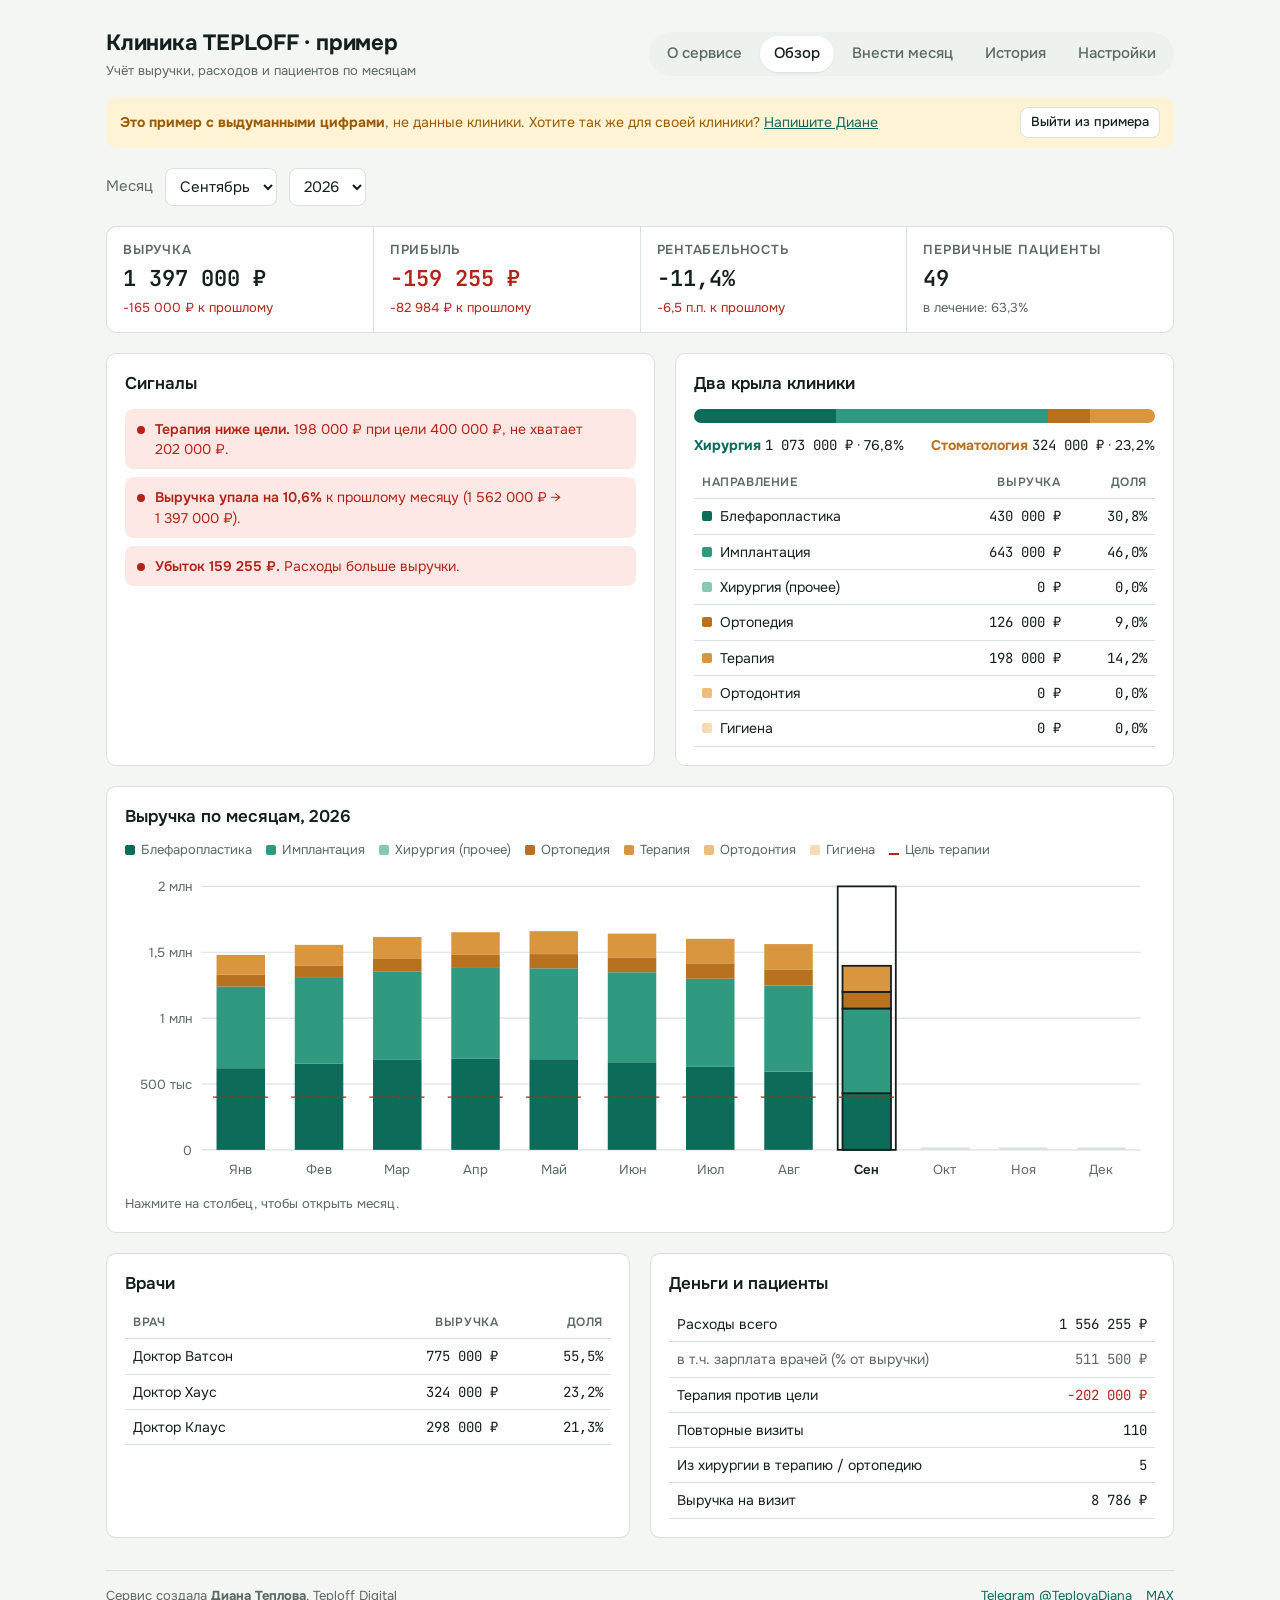
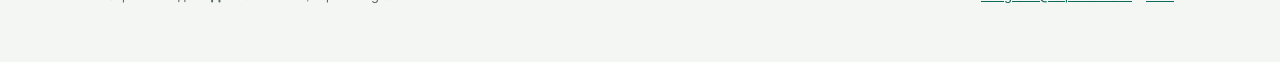
<file: collage/kabinet/index.html>
<!doctype html>
<html lang="ru">
<head>
<meta charset="utf-8">
<meta name="viewport" content="width=device-width,initial-scale=1,viewport-fit=cover">
<meta name="robots" content="noindex">
<script>if(location.hash!=="#demo"){history.replaceState(null,"",location.pathname+location.search+"#demo");}</script>
<style>[hidden]{display:none!important}</style>
</head>
<body>
<title>Пульс клиники</title>
<meta name="claude:viewport-fit-sides" content="cover">
<link rel="preconnect" href="https://fonts.googleapis.com">
<link rel="icon" href="../favicon.svg" type="image/svg+xml">
<link rel="stylesheet" href="https://fonts.googleapis.com/css2?family=Onest:wght@400;500;600;700&family=JetBrains+Mono:wght@400;600&display=swap">
<style>
/* Layout: одна колонка-инструмент; шапка с вкладками, слева итог месяца, ниже график года и разбивки. Хирургия — «операционный» зелёный, стоматология — янтарь. */
:root{
  --bg:#f4f6f4; --surface:#ffffff; --sunk:#eef2ef; --ink:#14201d; --muted:#5b6965; --line:#d9e1dc;
  --accent:#0d6b5a; --accent-ink:#ffffff; --amber:#b8711f;
  --bad:#b42318; --bad-bg:#fde8e6; --good:#1f7a3a; --good-bg:#e4f4e8; --warn:#9a5b00; --warn-bg:#fff3d6;
  --s1:#0d6b5a; --s2:#2f9a7f; --s3:#86c9b3; --d1:#b8711f; --d2:#d9963f; --d3:#ecbd7b; --d4:#f5dcb4;
  --f-body:"Onest",system-ui,-apple-system,"Segoe UI",Roboto,sans-serif;
  --f-num:"JetBrains Mono",ui-monospace,"SFMono-Regular",Menlo,monospace;
  --r:10px;
}
@media (prefers-color-scheme:dark){:root:not([data-theme="light"]){
  --bg:#0f1514; --surface:#171f1d; --sunk:#1d2724; --ink:#e7eeeb; --muted:#9aaba6; --line:#2c3935;
  --accent:#3fb596; --accent-ink:#06201a; --amber:#e3a35a;
  --bad:#ff8a7a; --bad-bg:#3a1b17; --good:#6fd38f; --good-bg:#16301f; --warn:#f2c26b; --warn-bg:#352a12;
  --s1:#3fb596; --s2:#2a8670; --s3:#1d5a4b; --d1:#e3a35a; --d2:#c4843c; --d3:#9a6630; --d4:#6e4a25;
  color-scheme:dark}}
:root[data-theme="dark"]{
  --bg:#0f1514; --surface:#171f1d; --sunk:#1d2724; --ink:#e7eeeb; --muted:#9aaba6; --line:#2c3935;
  --accent:#3fb596; --accent-ink:#06201a; --amber:#e3a35a;
  --bad:#ff8a7a; --bad-bg:#3a1b17; --good:#6fd38f; --good-bg:#16301f; --warn:#f2c26b; --warn-bg:#352a12;
  --s1:#3fb596; --s2:#2a8670; --s3:#1d5a4b; --d1:#e3a35a; --d2:#c4843c; --d3:#9a6630; --d4:#6e4a25;
  color-scheme:dark}
*{box-sizing:border-box}
body{background:var(--bg);color:var(--ink);font-family:var(--f-body);font-size:15px;line-height:1.45}
.wrap{max-width:1100px;margin:0 auto;padding-left:max(16px,env(safe-area-inset-left,0px));padding-right:max(16px,env(safe-area-inset-right,0px));padding-block:20px 48px}
h1,h2,h3{margin:0;text-wrap:balance}
h1{font-size:22px;font-weight:700;letter-spacing:-.01em}
h2{font-size:17px;font-weight:600}
h3{font-size:13px;font-weight:600;text-transform:uppercase;letter-spacing:.06em;color:var(--muted)}
.num{font-family:var(--f-num);font-variant-numeric:tabular-nums}
.muted{color:var(--muted)}
.top{display:flex;flex-wrap:wrap;gap:12px 20px;align-items:center;justify-content:space-between}
.brand{display:flex;flex-direction:column;gap:2px}
.brand small{color:var(--muted);font-size:13px}
nav.tabs{display:flex;gap:4px;background:var(--sunk);padding:4px;border-radius:999px;overflow-x:auto;max-width:100%}
nav.tabs button{border:0;background:transparent;color:var(--muted);font:inherit;font-weight:500;padding:7px 14px;border-radius:999px;cursor:pointer;white-space:nowrap}
nav.tabs button[aria-selected="true"]{background:var(--surface);color:var(--ink);box-shadow:0 1px 2px rgba(0,0,0,.08)}
button:focus-visible,input:focus-visible,select:focus-visible{outline:2px solid var(--accent);outline-offset:2px}
.banner{margin-top:16px;padding:10px 14px;border-radius:var(--r);background:var(--warn-bg);color:var(--warn);font-size:14px;display:flex;gap:12px;flex-wrap:wrap;align-items:center;justify-content:space-between}
.banner.info{background:var(--sunk);color:var(--muted)}
section.view{margin-top:20px;display:flex;flex-direction:column;gap:20px}
.panel{background:var(--surface);border:1px solid var(--line);border-radius:var(--r);padding:18px;min-width:0}
.row{display:flex;flex-wrap:wrap;gap:12px;align-items:center}
.grid2{display:grid;grid-template-columns:minmax(0,1.1fr) minmax(0,1fr);gap:20px}
@media (max-width:820px){.grid2{grid-template-columns:minmax(0,1fr)}}
select,input[type=text],input[type=number]{font:inherit;color:var(--ink);background:var(--surface);border:1px solid var(--line);border-radius:8px;padding:7px 10px;min-width:0}
input.amt{font-family:var(--f-num);text-align:right;width:100%}
.btn{font:inherit;font-weight:600;border-radius:8px;padding:9px 16px;cursor:pointer;border:1px solid var(--line);background:var(--surface);color:var(--ink)}
.btn.primary{background:var(--accent);border-color:var(--accent);color:var(--accent-ink)}
.btn.danger{color:var(--bad);border-color:var(--bad)}
.btn.small{padding:5px 10px;font-weight:500;font-size:13px}
.btn:disabled{opacity:.5;cursor:not-allowed}
.link{border:0;background:none;color:var(--accent);font:inherit;font-weight:500;cursor:pointer;padding:0;text-decoration:underline;text-underline-offset:3px}

/* Обзор */
.monthhead{display:flex;flex-wrap:wrap;gap:12px;align-items:center;justify-content:space-between}
.kpis{display:grid;grid-template-columns:repeat(4,minmax(0,1fr));gap:1px;background:var(--line);border:1px solid var(--line);border-radius:var(--r);overflow:hidden}
@media (max-width:720px){.kpis{grid-template-columns:repeat(2,minmax(0,1fr))}}
.kpi{background:var(--surface);padding:14px 16px;display:flex;flex-direction:column;gap:4px}
.kpi .v{font-family:var(--f-num);font-size:22px;font-weight:600;font-variant-numeric:tabular-nums}
.kpi .d{font-size:13px;color:var(--muted)}
.kpi .d.up{color:var(--good)} .kpi .d.down{color:var(--bad)}
.signals{display:flex;flex-direction:column;gap:8px}
.sig{display:flex;gap:10px;align-items:flex-start;padding:10px 12px;border-radius:8px;font-size:14px}
.sig b{font-weight:600}
.sig.bad{background:var(--bad-bg);color:var(--bad)}
.sig.warn{background:var(--warn-bg);color:var(--warn)}
.sig.good{background:var(--good-bg);color:var(--good)}
.sig .dot{flex:none;width:8px;height:8px;border-radius:50%;background:currentColor;margin-top:7px}
.wingbar{display:flex;height:14px;border-radius:7px;overflow:hidden;background:var(--sunk)}
.wingbar span{display:block;height:100%}
.legend{display:flex;flex-wrap:wrap;gap:6px 14px;font-size:13px;color:var(--muted)}
.legend i{display:inline-block;width:10px;height:10px;border-radius:2px;margin-right:6px;vertical-align:-1px}
table{border-collapse:collapse;width:100%;font-size:14px}
th,td{padding:7px 8px;border-bottom:1px solid var(--line);text-align:left;vertical-align:middle}
th{font-size:12px;font-weight:600;color:var(--muted);text-transform:uppercase;letter-spacing:.05em}
td.r,th.r{text-align:right}
tr.wing td{font-weight:600;background:var(--sunk)}
.tablewrap{overflow-x:auto}
.chartwrap{overflow-x:auto}
svg text{fill:var(--muted);font-family:var(--f-body);font-size:11px}
svg .gl{stroke:var(--line)}
.bar{cursor:pointer}
.bar.sel rect{stroke:var(--ink);stroke-width:1.5}
.target-line{stroke:var(--bad);stroke-dasharray:4 3}

/* Ввод */
.formgrid{display:grid;grid-template-columns:minmax(0,1fr);gap:20px}
.revrow{display:grid;grid-template-columns:minmax(0,1.3fr) minmax(0,1.3fr) minmax(0,1fr) 72px 34px;gap:8px;align-items:center;padding:6px 0;border-bottom:1px dashed var(--line)}
.revrow.head{font-size:12px;color:var(--muted);text-transform:uppercase;letter-spacing:.05em;border-bottom:1px solid var(--line)}
@media (max-width:640px){.revrow{grid-template-columns:minmax(0,1fr) minmax(0,1fr);}.revrow.head{display:none}.revrow .pct{grid-column:auto}}
.revrow .note{grid-column:1/-1;font-size:13px}
.note.warn{color:var(--warn)} .note.bad{color:var(--bad)}
.iconbtn{border:1px solid var(--line);background:var(--surface);color:var(--muted);border-radius:8px;width:34px;height:34px;cursor:pointer;font-size:16px;line-height:1}
.kv{display:grid;grid-template-columns:minmax(0,1fr) 160px;gap:6px 12px;align-items:center}
@media (max-width:480px){.kv{grid-template-columns:minmax(0,1fr) 120px}}
.kv label{font-size:14px}
.kv .auto{font-family:var(--f-num);text-align:right;padding:7px 10px;color:var(--muted)}
.cols2{display:grid;grid-template-columns:minmax(0,1fr) minmax(0,1fr);gap:20px}
@media (max-width:820px){.cols2{grid-template-columns:minmax(0,1fr)}}
.savebar{position:sticky;bottom:0;background:var(--surface);border:1px solid var(--line);border-radius:var(--r);padding:12px 16px;padding-bottom:calc(12px + env(safe-area-inset-bottom,0px));display:flex;flex-wrap:wrap;gap:12px;align-items:center;justify-content:space-between;box-shadow:0 -4px 16px rgba(0,0,0,.06)}
.confirmline{display:flex;gap:8px;align-items:center;font-size:14px;color:var(--warn)}
.toast{font-size:14px;font-weight:500}
.toast.ok{color:var(--good)} .toast.err{color:var(--bad)}

/* История */
.log{display:flex;flex-direction:column}
.logitem{display:grid;grid-template-columns:150px minmax(0,1fr);gap:12px;padding:10px 0;border-bottom:1px solid var(--line);font-size:14px}
@media (max-width:560px){.logitem{grid-template-columns:minmax(0,1fr)}}
.empty{padding:28px 16px;text-align:center;color:var(--muted);display:flex;flex-direction:column;gap:12px;align-items:center}
.docrow{display:grid;grid-template-columns:minmax(0,1fr) 90px 34px;gap:8px;align-items:center;padding:4px 0}
/* Стартовая */
.hero{display:grid;grid-template-columns:minmax(0,1.15fr) minmax(0,1fr);gap:28px;align-items:center;padding-block:12px}
@media (max-width:820px){.hero{grid-template-columns:minmax(0,1fr)}}
.hero-text{display:flex;flex-direction:column;gap:14px}
.eyebrow{font-size:12px;font-weight:600;text-transform:uppercase;letter-spacing:.08em;color:var(--accent)}
.hero-h{font-size:clamp(26px,4vw,38px);line-height:1.12;font-weight:700;letter-spacing:-.02em;max-width:18ch}
.hero-p{margin:0;color:var(--muted);font-size:16px;max-width:56ch}
.hero-card{background:var(--surface);border:1px solid var(--line);border-radius:14px;padding:18px;display:flex;flex-direction:column;gap:12px;box-shadow:0 10px 30px rgba(13,107,90,.08)}
a.btn{text-decoration:none;display:inline-block}
.features{display:grid;grid-template-columns:repeat(3,minmax(0,1fr));gap:1px;background:var(--line);border:1px solid var(--line);border-radius:var(--r);overflow:hidden}
@media (max-width:820px){.features{grid-template-columns:repeat(2,minmax(0,1fr))}}
@media (max-width:520px){.features{grid-template-columns:minmax(0,1fr)}}
.feat{background:var(--surface);padding:16px 18px;display:flex;flex-direction:column;gap:6px}
.feat h3{color:var(--ink);text-transform:none;letter-spacing:0;font-size:15px}
.feat p{margin:0;color:var(--muted);font-size:14px}
.author{display:grid;grid-template-columns:minmax(0,1.4fr) minmax(0,1fr);gap:24px;background:var(--sunk);border-radius:14px;padding:24px;align-items:start}
@media (max-width:820px){.author{grid-template-columns:minmax(0,1fr)}}
.author-text{display:flex;flex-direction:column;gap:8px}
.author-text p{margin:0;max-width:60ch}
.contacts{display:flex;flex-direction:column;gap:10px;align-items:stretch}
.contact{display:flex;flex-direction:column;gap:2px;padding:12px 14px;border-radius:10px;background:var(--surface);border:1px solid var(--line);text-decoration:none;color:var(--ink)}
.contact:hover{border-color:var(--accent)}
.c-label{font-size:12px;color:var(--muted);text-transform:uppercase;letter-spacing:.06em}
.c-val{font-weight:600;color:var(--accent);word-break:break-all}
.foot{margin-top:32px;padding-top:16px;border-top:1px solid var(--line);display:flex;flex-wrap:wrap;gap:8px 20px;justify-content:space-between;font-size:13px;color:var(--muted)}
.foot a,.banner a{color:var(--accent)}
@media (prefers-reduced-motion:no-preference){.bar rect{transition:opacity .15s}}
</style>

<div class="wrap">
  <header class="top">
    <div class="brand">
      <h1 id="clinicName">Пульс клиники</h1>
      <small id="whoami">Учёт выручки, расходов и пациентов по месяцам</small>
    </div>
    <nav class="tabs" role="tablist" aria-label="Разделы">
      <button role="tab" data-tab="home" aria-selected="true">О сервисе</button>
      <button role="tab" data-tab="overview" aria-selected="false">Обзор</button>
      <button role="tab" data-tab="entry" aria-selected="false">Внести месяц</button>
      <button role="tab" data-tab="history" aria-selected="false">История</button>
      <button role="tab" data-tab="settings" aria-selected="false">Настройки</button>
    </nav>
  </header>
  <div id="banner"></div>

  <section class="view" id="v-home"></section>
  <section class="view" id="v-overview" hidden></section>
  <section class="view" id="v-entry" hidden></section>
  <section class="view" id="v-history" hidden></section>
  <section class="view" id="v-settings" hidden></section>
  <footer class="foot">
    <span>Сервис создала <b>Диана Теплова</b>, Teploff Digital</span>
    <span class="row" style="gap:6px 14px"><a href="https://t.me/TeplovaDiana" target="_blank" rel="noopener">Telegram @TeplovaDiana</a><a href="https://max.ru/u/f9LHodD0cOLcwr7TEXHJgzF7_OTyidBCJzruAQJrygDSXhCocEeqkbdzC9g" target="_blank" rel="noopener">MAX</a></span>
  </footer>
</div>

<script>
(() => {
const MONTHS = ["Январь","Февраль","Март","Апрель","Май","Июнь","Июль","Август","Сентябрь","Октябрь","Ноябрь","Декабрь"];
const MS = ["Янв","Фев","Мар","Апр","Май","Июн","Июл","Авг","Сен","Окт","Ноя","Дек"];
const DIRS = [
  {id:"blef", name:"Блефаропластика", wing:"S", c:"--s1"},
  {id:"impl", name:"Имплантация", wing:"S", c:"--s2"},
  {id:"surg", name:"Хирургия (прочее)", wing:"S", c:"--s3"},
  {id:"orth", name:"Ортопедия", wing:"D", c:"--d1"},
  {id:"ther", name:"Терапия", wing:"D", c:"--d2"},
  {id:"ortd", name:"Ортодонтия", wing:"D", c:"--d3"},
  {id:"hyg", name:"Гигиена", wing:"D", c:"--d4"},
];
const DIRMAP = Object.fromEntries(DIRS.map(d=>[d.id,d]));
const EXP = [
  ["admins","ФОТ администраторы"],["assist","ФОТ ассистенты, медсёстры"],["cleaner","ФОТ санитар, уборка"],["payroll_tax","Налоги и взносы с ФОТ"],
  ["rent","Аренда"],["utilities","Коммунальные, связь, интернет"],["materials","Расходные материалы"],["implants","Импланты и компоненты"],
  ["lab","Зуботехническая лаборатория"],["meds","Медикаменты, анестезия"],["smm","Маркетинг: СММ, съёмка"],["ads","Маркетинг: реклама, агрегаторы"],
  ["it","Сайт, МедЛок, программы"],["equip","Обслуживание оборудования"],["sanit","Дезинфекция, медотходы, стирка"],["household","Хозяйственные нужды"],
  ["training","Обучение персонала"],["bank","Банк, эквайринг, кассы"],["tax","Налог клиники (УСН и др.)"],["other","Прочее"]];
const SOURCES = [["word","Сарафан, рекомендация"],["insta","Instagram, соцсети"],["vk","ВКонтакте"],["site","Сайт"],["ymaps","Яндекс Карты"],["prodoc","ПроДокторов"],["gis","2ГИС"],["other","Другое"]];
const DEFAULT_SETTINGS = {name:"Клиника Тулпарович", target:400000, shareAlarm:0.8, dropAlarm:0.1, doctors:[]};

const $ = (s,el=document)=>el.querySelector(s);
const fmt = new Intl.NumberFormat("ru-RU",{maximumFractionDigits:0});
const rub = v => fmt.format(Math.round(v||0)) + " ₽";
const pct = v => (isFinite(v)? (v*100).toFixed(1).replace(".",",") : "0") + "%";
const parseAmt = s => { const n = Number(String(s??"").replace(/\s/g,"").replace(",",".").replace(/[^\d.]/g,"")); return isFinite(n)? n : 0; };
const esc = s => String(s??"").replace(/[&<>"']/g,c=>({"&":"&amp;","<":"&lt;",">":"&gt;",'"':"&quot;","'":"&#39;"}[c]));
const mkey = (y,m) => `${y}-${String(m+1).padStart(2,"0")}`;
const mlabel = k => { const [y,m]=k.split("-"); return `${MONTHS[+m-1]} ${y}`; };
const prevKey = k => { let [y,m]=k.split("-").map(Number); m-=1; if(m===0){m=12;y-=1;} return `${y}-${String(m).padStart(2,"0")}`; };
const uid = () => Math.random().toString(36).slice(2,9);

const now = new Date();
const state = {
  tab:"home", demo:false, db:null, user:null, uid:null, canWrite:false, canEdit:false, ready:false,
  settings:{...DEFAULT_SETTINGS}, months:{}, log:[],
  selKey: mkey(now.getFullYear(), now.getMonth()===0?0:now.getMonth()-1), year: now.getFullYear(),
  draft:null, draftKey:null, confirmChecked:false, toast:null, names:{}, confirmDelete:false
};
try { const t = localStorage.getItem("pulse.tab"); if (t) state.tab = t; } catch(e){}

/* ---------- demo data (never written to the store) ---------- */
function demoData(){
  const doctors=[{id:"d1",name:"Доктор Ватсон",pct:40},{id:"d2",name:"Доктор Клаус",pct:35},{id:"d3",name:"Доктор Хаус",pct:30}];
  const months={};
  for(let m=0;m<9;m++){
    const k=mkey(2026,m), w=1+Math.sin(m/2)*0.12;
    months[k]={month:k,
      revenue:[{doctorId:"d1",direction:"blef",amount:Math.round(620000*w/1000)*1000,pct:40},{doctorId:"d1",direction:"impl",amount:Math.round(380000*w/1000)*1000,pct:40},
        {doctorId:"d2",direction:"impl",amount:Math.round(240000*(1+m*0.03)/1000)*1000,pct:35},{doctorId:"d3",direction:"orth",amount:Math.round(90000*(1+m*0.05)/1000)*1000,pct:30},
        {doctorId:"d3",direction:"ther",amount:Math.round(70000/1000)*1000,pct:30},{doctorId:"d3",direction:"ther",amount:Math.round((80000+m*6000)/1000)*1000,pct:30}],
      expenses:{admins:120000,assist:140000,cleaner:30000,payroll_tax:85000,rent:180000,utilities:25000,materials:Math.round(70000*w),implants:Math.round(160000*w),lab:60000,meds:20000,smm:45000,ads:20000,it:12000,sanit:9000,household:8000,bank:18000,tax:Math.round(70000*w)},
      patients:{sources:{word:Math.round(18*w),insta:9,vk:3,site:6,ymaps:7,prodoc:5,gis:2,other:1},started:Math.round(34*w),repeat:110,routed:3+(m%3)}};
  }
  months["2026-09"].revenue[0].amount=430000; // просадка для примера
  return {settings:{...DEFAULT_SETTINGS,name:"Клиника TEPLOFF",doctors},months};
}

/* ---------- calculations ---------- */
function calc(k, src){
  const S = src.settings, M = src.months[k];
  const r = {key:k, has:!!M, rev:0, byDir:{}, byDoc:{}, fot:0, expOther:0, exp:0, profit:0, margin:0, surg:0, dent:0, share:0, prim:0, started:0, conv:0, repeat:0, routed:0, ther:0};
  DIRS.forEach(d=>r.byDir[d.id]=0);
  if(!M) return r;
  (M.revenue||[]).forEach(x=>{ const a=+x.amount||0; r.rev+=a; if(r.byDir[x.direction]!==undefined) r.byDir[x.direction]+=a; r.byDoc[x.doctorId]=(r.byDoc[x.doctorId]||0)+a; r.fot+=a*(+x.pct||0)/100; });
  r.expOther = Object.values(M.expenses||{}).reduce((s,v)=>s+(+v||0),0);
  r.exp = r.fot + r.expOther; r.profit = r.rev - r.exp; r.margin = r.rev? r.profit/r.rev : 0;
  DIRS.forEach(d=>{ if(d.wing==="S") r.surg+=r.byDir[d.id]; else r.dent+=r.byDir[d.id]; });
  r.share = r.rev? r.surg/r.rev : 0; r.ther = r.byDir.ther;
  const P = M.patients||{};
  r.prim = Object.values(P.sources||{}).reduce((s,v)=>s+(+v||0),0);
  r.started=+P.started||0; r.repeat=+P.repeat||0; r.routed=+P.routed||0; r.conv = r.prim? r.started/r.prim : 0;
  return r;
}
function signals(c, prev, S){
  const out=[];
  if(!c.has) return out;
  if(c.ther < S.target) out.push(["bad",`<b>Терапия ниже цели.</b> ${rub(c.ther)} при цели ${rub(S.target)}, не хватает ${rub(S.target-c.ther)}.`]);
  if(prev.has && prev.rev>0){ const d=c.rev/prev.rev-1; if(d < -S.dropAlarm) out.push(["bad",`<b>Выручка упала на ${pct(-d)}</b> к прошлому месяцу (${rub(prev.rev)} → ${rub(c.rev)}).`]); }
  if(c.profit<0) out.push(["bad",`<b>Убыток ${rub(-c.profit)}.</b> Расходы больше выручки.`]);
  if(c.rev>0 && c.share > S.shareAlarm) out.push(["warn",`<b>Хирургия даёт ${pct(c.share)} выручки.</b> Клиника держится на одном крыле, стоматологии нужен рост.`]);
  if(c.rev>0 && c.prim===0) out.push(["warn",`<b>Нет данных об источниках пациентов.</b> Попросите администраторов отмечать в МедЛоке, откуда пришёл пациент.`]);
  if(c.prim>0 && c.routed===0 && c.surg>0) out.push(["warn",`<b>Ни один хирургический пациент не записан в терапию или ортопедию.</b> Маршрут «после хирургии» не работает.`]);
  if(!out.length) out.push(["good","<b>Красных сигналов нет.</b> Месяц в норме по всем порогам."]);
  return out;
}
function doctorName(id, src){ const d=(src.settings.doctors||[]).find(x=>x.id===id); return d? d.name : "Врач удалён из списка"; }

/* ---------- render: overview ---------- */
function src(){ return state.demo? demoData() : {settings:state.settings, months:state.months}; }

function renderOverview(){
  const S = src(); const v = $("#v-overview");
  const keys = Object.keys(S.months).sort();
  if(!state.demo && !keys.length){
    v.innerHTML = `<div class="panel"><div class="empty">
      <h2>Здесь появятся итоги по месяцам</h2>
      <p class="muted" style="max-width:52ch">Выручка по направлениям и врачам, прибыль, доля хирургии и красные сигналы о просадках. Начните с прошлого месяца: цифры возьмите из отчётов МедЛока.</p>
      <div class="row" style="justify-content:center">
        <button class="btn primary" data-go="entry">Внести первый месяц</button>
        <button class="btn" data-demo="on">Посмотреть на примере</button>
      </div></div></div>`;
    return;
  }
  if(state.demo && !S.months[state.selKey]) state.selKey="2026-09";
  const k = state.selKey; const y = +k.slice(0,4);
  const c = calc(k,S), p = calc(prevKey(k),S);
  const sig = signals(c,p,S.settings);
  const delta = (a,b,isPct)=>{ if(!p.has) return `<span class="d">нет данных за прошлый месяц</span>`; const d=a-b; const cls=d>0?"up":d<0?"down":""; const s=isPct? (d>0?"+":"")+(d*100).toFixed(1).replace(".",",")+" п.п." : (d>0?"+":"")+fmt.format(Math.round(d))+" ₽"; return `<span class="d ${cls}">${s} к прошлому</span>`; };
  const yearKeys = [...new Set([...keys.map(x=>+x.slice(0,4)), now.getFullYear()])].sort();
  const monthOpts = MONTHS.map((n,i)=>`<option value="${i}" ${+k.slice(5)-1===i?"selected":""}>${n}</option>`).join("");
  const yearOpts = yearKeys.map(yy=>`<option ${yy===y?"selected":""}>${yy}</option>`).join("");
  const docs = Object.entries(c.byDoc).sort((a,b)=>b[1]-a[1]);

  v.innerHTML = `
  <div class="monthhead">
    <div class="row"><label class="muted" for="ov-m">Месяц</label>
      <select id="ov-m">${monthOpts}</select><select id="ov-y" aria-label="Год">${yearOpts}</select></div>
    ${c.has && !state.demo && state.canWrite ? `<button class="btn small" data-edit="${k}">Изменить цифры за ${MONTHS[+k.slice(5)-1].toLowerCase()}</button>`:""}
  </div>
  ${!c.has ? `<div class="panel"><div class="empty"><h2>За ${mlabel(k).toLowerCase()} данных нет</h2>
     ${state.canWrite && !state.demo ? `<button class="btn primary" data-edit="${k}">Внести ${mlabel(k).toLowerCase()}</button>`:""}</div></div>` : `
  <div class="kpis">
    <div class="kpi"><h3>Выручка</h3><span class="v">${rub(c.rev)}</span>${delta(c.rev,p.rev)}</div>
    <div class="kpi"><h3>Прибыль</h3><span class="v" style="color:${c.profit<0?"var(--bad)":"inherit"}">${rub(c.profit)}</span>${delta(c.profit,p.profit)}</div>
    <div class="kpi"><h3>Рентабельность</h3><span class="v">${pct(c.margin)}</span>${delta(c.margin,p.margin,true)}</div>
    <div class="kpi"><h3>Первичные пациенты</h3><span class="v">${fmt.format(c.prim)}</span><span class="d">в лечение: ${pct(c.conv)}</span></div>
  </div>
  <div class="grid2">
    <div class="panel" style="display:flex;flex-direction:column;gap:12px">
      <h2>Сигналы</h2>
      <div class="signals">${sig.map(([t,h])=>`<div class="sig ${t}"><span class="dot"></span><span>${h}</span></div>`).join("")}</div>
    </div>
    <div class="panel" style="display:flex;flex-direction:column;gap:12px">
      <h2>Два крыла клиники</h2>
      <div class="wingbar" role="img" aria-label="Хирургия ${pct(c.share)}, стоматология ${pct(1-c.share)}">
        ${DIRS.map(d=>c.byDir[d.id]>0?`<span style="width:${c.byDir[d.id]/c.rev*100}%;background:var(${d.c})" title="${d.name}: ${rub(c.byDir[d.id])}"></span>`:"").join("")}
      </div>
      <div class="row" style="justify-content:space-between;font-size:14px">
        <span><b style="color:var(--s1)">Хирургия</b> <span class="num">${rub(c.surg)}</span> · ${pct(c.share)}</span>
        <span><b style="color:var(--amber)">Стоматология</b> <span class="num">${rub(c.dent)}</span> · ${pct(1-c.share)}</span>
      </div>
      <div class="tablewrap"><table><thead><tr><th>Направление</th><th class="r">Выручка</th><th class="r">Доля</th></tr></thead><tbody>
        ${DIRS.map(d=>`<tr><td><i style="display:inline-block;width:10px;height:10px;border-radius:2px;background:var(${d.c});margin-right:8px"></i>${d.name}</td><td class="r num">${rub(c.byDir[d.id])}</td><td class="r num">${pct(c.rev?c.byDir[d.id]/c.rev:0)}</td></tr>`).join("")}
      </tbody></table></div>
    </div>
  </div>`}
  <div class="panel" style="display:flex;flex-direction:column;gap:12px">
    <div class="row" style="justify-content:space-between"><h2>Выручка по месяцам, ${y}</h2>
      <div class="legend">${DIRS.map(d=>`<span><i style="background:var(${d.c})"></i>${d.name}</span>`).join("")}<span><i style="background:transparent;border-top:2px dashed var(--bad);height:0;border-radius:0"></i>Цель терапии</span></div></div>
    <div class="chartwrap">${chart(y,S)}</div>
    <p class="muted" style="margin:0;font-size:13px">Нажмите на столбец, чтобы открыть месяц.</p>
  </div>
  ${c.has ? `<div class="cols2">
    <div class="panel" style="display:flex;flex-direction:column;gap:10px"><h2>Врачи</h2>
      <div class="tablewrap"><table><thead><tr><th>Врач</th><th class="r">Выручка</th><th class="r">Доля</th></tr></thead><tbody>
      ${docs.map(([id,a])=>`<tr><td>${esc(doctorName(id,S))}</td><td class="r num">${rub(a)}</td><td class="r num">${pct(c.rev?a/c.rev:0)}</td></tr>`).join("") || `<tr><td colspan="3" class="muted">Нет выручки</td></tr>`}
      </tbody></table></div></div>
    <div class="panel" style="display:flex;flex-direction:column;gap:10px"><h2>Деньги и пациенты</h2>
      <div class="tablewrap"><table><tbody>
        <tr><td>Расходы всего</td><td class="r num">${rub(c.exp)}</td></tr>
        <tr><td class="muted">в т.ч. зарплата врачей (% от выручки)</td><td class="r num muted">${rub(c.fot)}</td></tr>
        <tr><td>Терапия против цели</td><td class="r num" style="color:${c.ther<S.settings.target?"var(--bad)":"var(--good)"}">${c.ther-S.settings.target>=0?"+":"−"}${rub(Math.abs(c.ther-S.settings.target))}</td></tr>
        <tr><td>Повторные визиты</td><td class="r num">${fmt.format(c.repeat)}</td></tr>
        <tr><td>Из хирургии в терапию / ортопедию</td><td class="r num">${fmt.format(c.routed)}</td></tr>
        <tr><td>Выручка на визит</td><td class="r num">${rub((c.prim+c.repeat)? c.rev/(c.prim+c.repeat):0)}</td></tr>
      </tbody></table></div></div>
  </div>`:""}`;
}

function chart(y, S){
  const W=860,H=260,pl=64,pr=12,pt=12,pb=28; const iw=W-pl-pr, ih=H-pt-pb;
  const cs = MS.map((_,m)=>calc(mkey(y,m),S));
  const max = Math.max(S.settings.target*1.2, ...cs.map(c=>c.rev), 1);
  const step = niceStep(max/4); const top = Math.ceil(max/step)*step;
  const yv = v => pt + ih - v/top*ih; const bw = iw/12*0.62;
  let g = "";
  for(let t=0;t<=top+1;t+=step){ g+=`<line class="gl" x1="${pl}" x2="${W-pr}" y1="${yv(t)}" y2="${yv(t)}"/><text x="${pl-8}" y="${yv(t)+4}" text-anchor="end">${short(t)}</text>`; }
  cs.forEach((c,m)=>{
    const x = pl + iw/12*m + (iw/12-bw)/2; let acc=0; let rects="";
    DIRS.forEach(d=>{ const a=c.byDir[d.id]; if(a>0){ rects+=`<rect x="${x}" y="${yv(acc+a)}" width="${bw}" height="${yv(acc)-yv(acc+a)}" fill="var(${d.c})"><title>${MS[m]}: ${d.name} ${rub(a)}</title></rect>`; acc+=a; } });
    if(!c.has) rects+=`<rect x="${x}" y="${yv(0)-2}" width="${bw}" height="2" fill="var(--line)"/>`;
    const sel = mkey(y,m)===state.selKey;
    g+=`<g class="bar ${sel?"sel":""}" data-month="${mkey(y,m)}" tabindex="0" role="button" aria-label="${MONTHS[m]}: ${rub(c.rev)}">${rects}<rect x="${x-4}" y="${pt}" width="${bw+8}" height="${ih}" fill="transparent"/></g>`;
    g+=`<text x="${x+bw/2}" y="${H-8}" text-anchor="middle" ${sel?'style="fill:var(--ink);font-weight:600"':""}>${MS[m]}</text>`;
    if(c.has) g+=`<line class="target-line" x1="${x-3}" x2="${x+bw+3}" y1="${yv(S.settings.target)}" y2="${yv(S.settings.target)}"/>`;
  });
  return `<svg viewBox="0 0 ${W} ${H}" width="100%" style="min-width:560px;display:block" role="img" aria-label="Выручка по месяцам">${g}</svg>`;
}
function niceStep(x){ const p=Math.pow(10,Math.floor(Math.log10(x))); const n=x/p; return (n<=1?1:n<=2?2:n<=5?5:10)*p; }
function short(v){ return v>=1e6? (v/1e6).toFixed(v%1e6?1:0).replace(".",",")+" млн" : v>=1e3? Math.round(v/1e3)+" тыс" : "0"; }

/* ---------- render: entry ---------- */
function blankMonth(k){ return {month:k, revenue:[], expenses:{}, patients:{sources:{},started:0,repeat:0,routed:0}}; }
function startDraft(k){
  const base = state.months[k] ? JSON.parse(JSON.stringify(state.months[k])) : null;
  let d = base || blankMonth(k);
  if(!base){
    const prev = state.months[prevKey(k)];
    if(prev) d.revenue = prev.revenue.map(x=>({doctorId:x.doctorId,direction:x.direction,pct:x.pct,amount:""}));
    else d.revenue = (state.settings.doctors||[]).flatMap(doc=>(doc.dirs||[]).map(dir=>({doctorId:doc.id,direction:dir,pct:doc.pct,amount:""})));
    if(!d.revenue.length) d.revenue=[{doctorId:"",direction:"",pct:"",amount:""}];
  }
  d.revenue.forEach(x=>x._id=x._id||uid());
  state.draft=d; state.draftKey=k; state.confirmChecked=false; state.confirmDelete=false; state.toast=null;
}
function rowChecks(x, k){
  const a = parseAmt(x.amount); const notes=[];
  if(x.amount!=="" && (!x.doctorId || !x.direction)) notes.push(["bad","Выберите врача и направление, иначе сумма не попадёт в разбивку."]);
  if(a>50000000) notes.push(["bad","Больше 50 млн ₽ за месяц по одной строке. Проверьте лишние нули."]);
  const prev = state.months[prevKey(k)];
  if(prev && a>0){
    const pa = prev.revenue.filter(r=>r.doctorId===x.doctorId && r.direction===x.direction).reduce((s,r)=>s+(+r.amount||0),0);
    if(pa>0 && a>pa*4) notes.push(["warn",`В ${Math.round(a/pa)} раз больше прошлого месяца (${rub(pa)}). Точно?`]);
    if(pa>0 && a<pa/4) notes.push(["warn",`В ${Math.round(pa/a)} раз меньше прошлого месяца (${rub(pa)}). Точно?`]);
  }
  const p = parseAmt(x.pct); if(x.pct!=="" && p>100) notes.push(["bad","Процент врачу не может быть больше 100."]);
  return notes;
}
function renderEntry(){
  const v=$("#v-entry");
  if(state.demo){ v.innerHTML=`<div class="panel"><div class="empty"><h2>Сейчас открыт пример</h2><p class="muted">Внесение цифр работает только с вашими данными.</p><button class="btn primary" data-demo="off">Выйти из примера</button></div></div>`; return; }
  if(!state.ready){ v.innerHTML=`<div class="panel"><div class="empty muted">Подключаюсь к данным клиники…</div></div>`; return; }
  if(!state.canWrite){ v.innerHTML=`<div class="panel"><div class="empty"><h2>Только просмотр</h2><p class="muted" style="max-width:52ch">Вносить цифры могут участники с доступом «Участник» или выше. Попросите владельца выдать доступ в меню «Поделиться».</p></div></div>`; return; }
  if(!state.draft || state.draftKey!==state.selKey) startDraft(state.selKey);
  const d=state.draft, k=state.draftKey, y=+k.slice(0,4);
  const docs = state.settings.doctors||[];
  const docOpts = sel => `<option value="">Врач…</option>`+docs.map(x=>`<option value="${x.id}" ${x.id===sel?"selected":""}>${esc(x.name)}</option>`).join("") + (sel && !docs.find(x=>x.id===sel)? `<option value="${sel}" selected>Врач удалён из списка</option>`:"");
  const dirOpts = sel => `<option value="">Направление…</option>`+DIRS.map(x=>`<option value="${x.id}" ${x.id===sel?"selected":""}>${x.name}</option>`).join("");
  const revTotal = d.revenue.reduce((s,x)=>s+parseAmt(x.amount),0);
  const fot = d.revenue.reduce((s,x)=>s+parseAmt(x.amount)*parseAmt(x.pct)/100,0);
  const expTotal = EXP.reduce((s,[id])=>s+parseAmt(d.expenses[id]),0);
  const primTotal = SOURCES.reduce((s,[id])=>s+parseAmt(d.patients.sources[id]),0);
  const allNotes = d.revenue.flatMap(x=>rowChecks(x,k));
  const hasBad = allNotes.some(n=>n[0]==="bad"); const hasWarn = allNotes.some(n=>n[0]==="warn");
  const exists = !!state.months[k];
  const yearOpts=[...new Set([y-1,y,now.getFullYear()])].sort().map(yy=>`<option ${yy===y?"selected":""}>${yy}</option>`).join("");

  v.innerHTML = `
  <div class="monthhead">
    <div class="row"><label class="muted" for="en-m">Месяц</label>
      <select id="en-m">${MONTHS.map((n,i)=>`<option value="${i}" ${+k.slice(5)-1===i?"selected":""}>${n}</option>`).join("")}</select>
      <select id="en-y" aria-label="Год">${yearOpts}</select></div>
    <span class="muted" style="font-size:14px">${exists?"Месяц уже внесён, правки сохранятся поверх":"Новый месяц"}${!exists && state.months[prevKey(k)]?" · строки взяты из прошлого месяца":""}</span>
  </div>
  ${!docs.length?`<div class="banner">Список врачей пуст. Добавьте врачей во вкладке «Настройки», тогда их можно будет выбирать здесь. <button class="link" data-go="settings">Открыть настройки</button></div>`:""}
  <div class="panel" style="display:flex;flex-direction:column;gap:8px">
    <div class="row" style="justify-content:space-between"><h2>Выручка</h2><span class="num">${rub(revTotal)}</span></div>
    <p class="muted" style="margin:0;font-size:13px">Одна строка = врач + направление за месяц. Суммы из отчёта МедЛока. «% врачу» — его доля, из неё считается зарплата врачей.</p>
    <div class="revrow head"><span>Врач</span><span>Направление</span><span style="text-align:right">Сумма, ₽</span><span style="text-align:right">% врачу</span><span></span></div>
    ${d.revenue.map((x,i)=>{ const notes=rowChecks(x,k); return `<div class="revrow" data-row="${i}">
      <select aria-label="Врач" data-f="doctorId">${docOpts(x.doctorId)}</select>
      <select aria-label="Направление" data-f="direction">${dirOpts(x.direction)}</select>
      <input class="amt" id="amt-${x._id}" type="text" inputmode="numeric" aria-label="Сумма" data-f="amount" value="${esc(x.amount===""?"":fmt.format(parseAmt(x.amount)))}" placeholder="0">
      <input class="amt pct" id="pct-${x._id}" type="text" inputmode="decimal" aria-label="Процент врачу" data-f="pct" value="${esc(x.pct)}" placeholder="%">
      <button class="iconbtn" data-delrow="${i}" aria-label="Убрать строку" title="Убрать строку">×</button>
      ${notes.map(([t,s])=>`<span class="note ${t}">${s}</span>`).join("")}
    </div>`}).join("")}
    <div><button class="btn small" data-addrow>+ Добавить строку</button></div>
  </div>
  <div class="cols2">
    <div class="panel" style="display:flex;flex-direction:column;gap:10px">
      <div class="row" style="justify-content:space-between"><h2>Расходы</h2><span class="num">${rub(expTotal+fot)}</span></div>
      <div class="kv">
        <label>Зарплата врачей (считается из %)</label><span class="auto">${rub(fot)}</span>
        ${EXP.map(([id,n])=>`<label for="exp-${id}">${n}</label><input class="amt" id="exp-${id}" type="text" inputmode="numeric" data-exp="${id}" value="${d.expenses[id]?fmt.format(parseAmt(d.expenses[id])):""}" placeholder="0">`).join("")}
      </div>
    </div>
    <div class="panel" style="display:flex;flex-direction:column;gap:10px">
      <div class="row" style="justify-content:space-between"><h2>Пациенты</h2><span class="num">${fmt.format(primTotal)} первичных</span></div>
      <p class="muted" style="margin:0;font-size:13px">Откуда пришли первичные пациенты. Администратор отмечает это в МедЛоке при записи.</p>
      <div class="kv">
        ${SOURCES.map(([id,n])=>`<label for="src-${id}">${n}</label><input class="amt" id="src-${id}" type="text" inputmode="numeric" data-src="${id}" value="${d.patients.sources[id]||""}" placeholder="0">`).join("")}
        <label for="p-started"><b>Из первичных начали лечение</b></label><input class="amt" id="p-started" type="text" inputmode="numeric" data-p="started" value="${d.patients.started||""}" placeholder="0">
        <label for="p-repeat">Повторные визиты</label><input class="amt" id="p-repeat" type="text" inputmode="numeric" data-p="repeat" value="${d.patients.repeat||""}" placeholder="0">
        <label for="p-routed">Из хирургии записаны в терапию или ортопедию клиники</label><input class="amt" id="p-routed" type="text" inputmode="numeric" data-p="routed" value="${d.patients.routed||""}" placeholder="0">
      </div>
      ${parseAmt(d.patients.started)>primTotal && primTotal>0?`<span class="note bad" style="font-size:13px">Начавших лечение больше, чем первичных пациентов. Проверьте цифры.</span>`:""}
    </div>
  </div>
  <div class="savebar">
    <div class="row">
      ${hasWarn&&!hasBad?`<label class="confirmline"><input type="checkbox" id="confirmWarn" ${state.confirmChecked?"checked":""}> Проверил(а), необычные цифры верные</label>`:""}
      ${hasBad?`<span class="toast err">Исправьте строки, отмеченные красным</span>`:""}
      ${state.toast?`<span class="toast ${state.toast[0]}">${esc(state.toast[1])}</span>`:""}
    </div>
    <div class="row">
      ${exists?(state.confirmDelete?`<span style="font-size:14px">Удалить все цифры за ${mlabel(k).toLowerCase()}?</span><button class="btn danger small" data-delmonth="yes">Да, удалить</button><button class="btn small" data-delmonth="no">Отмена</button>`:`<button class="btn danger small" data-delmonth="ask">Удалить месяц</button>`):""}
      <button class="btn primary" id="saveBtn" ${hasBad||(hasWarn&&!state.confirmChecked)?"disabled":""}>Сохранить ${mlabel(k).toLowerCase()}</button>
    </div>
  </div>`;
}

/* ---------- render: history ---------- */
async function renderHistory(){
  const v=$("#v-history");
  if(state.demo){ v.innerHTML=`<div class="panel"><div class="empty muted">В примере истории нет. <button class="btn" data-demo="off">Выйти из примера</button></div></div>`; return; }
  if(!state.log.length){ v.innerHTML=`<div class="panel"><div class="empty"><h2>Изменений пока нет</h2><p class="muted">Каждое сохранение и удаление месяца попадает сюда: кто, когда и что поменял.</p></div></div>`; return; }
  const ids=[...new Set(state.log.map(x=>x.by).filter(Boolean))];
  if(state.user && ids.length){ try{ const ps=await state.user.profiles(ids); ids.forEach(id=>state.names[id]=(ps[id]&&ps[id].name)||""); }catch(e){} }
  v.innerHTML=`<div class="panel"><h2 style="margin-bottom:8px">История изменений</h2><div class="log">${state.log.map(x=>`<div class="logitem"><span class="muted num" style="font-size:13px">${new Date(x.at).toLocaleString("ru-RU",{day:"2-digit",month:"2-digit",year:"numeric",hour:"2-digit",minute:"2-digit"})}</span><span><b class="who" data-uid="${esc(x.by||"")}"></b> ${esc(x.text)}</span></div>`).join("")}</div></div>`;
  v.querySelectorAll(".who").forEach(el=>{ el.textContent = (state.names[el.dataset.uid]||"Участник") + ":"; });
}

/* ---------- render: settings ---------- */
function renderSettings(){
  const v=$("#v-settings");
  if(state.demo){ v.innerHTML=`<div class="panel"><div class="empty muted">Настройки примера не меняются. <button class="btn" data-demo="off">Выйти из примера</button></div></div>`; return; }
  const S=state.settings; const ro = !state.canEdit;
  if(!state.sdraft) state.sdraft = JSON.parse(JSON.stringify(S));
  const sd=state.sdraft;
  v.innerHTML=`
  ${ro?`<div class="banner info">Настройки меняет владелец или редактор. У вас просмотр.</div>`:""}
  <div class="cols2">
    <div class="panel" style="display:flex;flex-direction:column;gap:12px">
      <h2>Врачи</h2>
      <p class="muted" style="margin:0;font-size:13px">Имя, процент по умолчанию и направления, в которых врач работает. Из этого собираются строки нового месяца.</p>
      ${(sd.doctors||[]).map((x,i)=>`<div style="display:flex;flex-direction:column;gap:6px;padding:8px 0;border-bottom:1px solid var(--line)">
        <div class="docrow"><input type="text" id="dn-${x.id}" data-dn="${i}" value="${esc(x.name)}" aria-label="Имя врача" ${ro?"disabled":""}>
        <input class="amt" type="text" id="dp-${x.id}" data-dp="${i}" value="${esc(x.pct??"")}" placeholder="%" aria-label="Процент врачу" ${ro?"disabled":""}>
        ${ro?"":`<button class="iconbtn" data-deldoc="${i}" aria-label="Убрать врача">×</button>`}</div>
        <div class="row" style="gap:6px 12px;font-size:13px">${DIRS.map(dd=>`<label><input type="checkbox" data-dd="${i}" value="${dd.id}" ${(x.dirs||[]).includes(dd.id)?"checked":""} ${ro?"disabled":""}> ${dd.name}</label>`).join("")}</div>
      </div>`).join("") || `<p class="muted">Врачей пока нет.</p>`}
      ${ro?"":`<div><button class="btn small" data-adddoc>+ Добавить врача</button></div>`}
    </div>
    <div class="panel" style="display:flex;flex-direction:column;gap:12px">
      <h2>Клиника и пороги сигналов</h2>
      <div class="kv">
        <label for="s-name">Название</label><input type="text" id="s-name" value="${esc(sd.name)}" ${ro?"disabled":""}>
        <label for="s-target">Цель по терапии в месяц, ₽</label><input class="amt" type="text" inputmode="numeric" id="s-target" value="${fmt.format(sd.target)}" ${ro?"disabled":""}>
        <label for="s-share">Тревога, если хирургия больше, %</label><input class="amt" type="text" inputmode="numeric" id="s-share" value="${Math.round(sd.shareAlarm*100)}" ${ro?"disabled":""}>
        <label for="s-drop">Тревога, если выручка упала больше, %</label><input class="amt" type="text" inputmode="numeric" id="s-drop" value="${Math.round(sd.dropAlarm*100)}" ${ro?"disabled":""}>
      </div>
    </div>
  </div>
  ${ro?"":`<div class="savebar"><span class="toast ${state.stoast?state.stoast[0]:""}">${state.stoast?esc(state.stoast[1]):""}</span><button class="btn primary" id="saveSettings">Сохранить настройки</button></div>`}`;
}

/* ---------- render: home (продающая стартовая) ---------- */
const TG = "https://t.me/TeplovaDiana", MAX = "https://max.ru/u/f9LHodD0cOLcwr7TEXHJgzF7_OTyidBCJzruAQJrygDSXhCocEeqkbdzC9g";
function renderHome(){
  const v=$("#v-home"); const D=demoData();
  const c=calc("2026-09",D), p=calc("2026-08",D); const sig=signals(c,p,D.settings).slice(0,4);
  const own = !state.demo && (Object.keys(state.months).length || state.canEdit);
  v.innerHTML = `
  <div class="hero">
    <div class="hero-text">
      <span class="eyebrow">Для собственников частных клиник</span>
      <h2 class="hero-h">Видно, на чём зарабатывает клиника и где она проседает</h2>
      <p class="hero-p">Раз в месяц администратор переносит цифры из МИС: выручку по врачам, расходы, откуда пришли пациенты. Вы видите итоги по направлениям, прибыль и красные сигналы о просадках. Формул, которые можно случайно стереть, здесь нет.</p>
      <div class="row">
        <button class="btn primary" data-demo="on">Посмотреть на примере</button>
        ${own?`<button class="btn" data-go="overview">Перейти к данным клиники</button>`:`<a class="btn" href="${TG}" target="_blank" rel="noopener">Обсудить с Дианой</a>`}
      </div>
    </div>
    <div class="hero-card" aria-label="Пример сигналов за месяц">
      <div class="row" style="justify-content:space-between"><h3>Пример: сентябрь</h3><span class="num" style="font-weight:600">${rub(c.rev)}</span></div>
      <div class="wingbar">${DIRS.map(d=>c.byDir[d.id]>0?`<span style="width:${c.byDir[d.id]/c.rev*100}%;background:var(${d.c})"></span>`:"").join("")}</div>
      <div class="legend"><span><i style="background:var(--s1)"></i>Хирургия ${pct(c.share)}</span><span><i style="background:var(--d1)"></i>Стоматология ${pct(1-c.share)}</span></div>
      <div class="signals">${sig.map(([t,h])=>`<div class="sig ${t}"><span class="dot"></span><span>${h}</span></div>`).join("")}</div>
    </div>
  </div>

  <div class="features">
    <div class="feat"><h3>Два крыла клиники</h3><p>Хирургия и стоматология раздельно. Сразу видно, если клиника держится на одном направлении или на одном враче.</p></div>
    <div class="feat"><h3>Сигналы о просадках</h3><p>Терапия ниже цели, выручка упала больше чем на 10%, убыток, нет данных об источниках пациентов. Пороги настраиваются.</p></div>
    <div class="feat"><h3>Зарплата врачей считается сама</h3><p>Из процента каждого врача по каждому направлению. Расходы и прибыль без ручных пересчётов.</p></div>
    <div class="feat"><h3>Путь пациента</h3><p>Откуда приходят первичные пациенты, сколько начали лечение и сколько хирургических пациентов дошли до терапии и ортопедии.</p></div>
    <div class="feat"><h3>Защита от ошибок</h3><p>Врачи и направления из списка, проверка лишних нулей, подтверждение необычных цифр и удаления.</p></div>
    <div class="feat"><h3>История изменений</h3><p>Кто, когда и что поменял. Собственник спокойно доверяет ввод администратору.</p></div>
  </div>

  <div class="author">
    <div class="author-text">
      <h3>Кто сделал</h3>
      <h2>Диана Теплова, Teploff Digital</h2>
      <p>Больше 35 открытых частных клиник за 7 с лишним лет: лицензирование, документы, сайты, требования 152-ФЗ и 323-ФЗ, стратегия развития. Этот сервис вырос из ежемесячных стратсессий с собственниками: сначала смотрим цифры, потом решаем, что делать.</p>
      <p><b>Хотите такой учёт для своей клиники?</b> Напишите: настрою под ваши направления и врачей и покажу, как разбирать цифры каждый месяц.</p>
    </div>
    <div class="contacts">
      <a class="contact" href="${TG}" target="_blank" rel="noopener"><span class="c-label">Telegram</span><span class="c-val">@TeplovaDiana</span></a>
      <button class="btn small" id="copyTg">Скопировать ник</button>
      <a class="contact" href="${MAX}" target="_blank" rel="noopener"><span class="c-label">Мессенджер MAX</span><span class="c-val">Написать в MAX</span></a>
      <span class="toast ok" id="copyMsg" aria-live="polite"></span>
    </div>
  </div>`;
}

/* ---------- shell ---------- */
function renderBanner(){
  const b=$("#banner");
  if(state.demo) b.innerHTML=`<div class="banner"><span><b>Это пример с выдуманными цифрами</b>, не данные клиники. Хотите так же для своей клиники? <a href="https://t.me/TeplovaDiana" target="_blank" rel="noopener">Напишите Диане</a></span><button class="btn small" data-demo="off">Выйти из примера</button></div>`;
  else if(state.ready && !state.db) b.innerHTML=`<div class="banner">Хранилище данных недоступно в этом окне. Откройте страницу на claude.ai, войдя в аккаунт. Пока можно <button class="link" data-demo="on">посмотреть пример</button>.</div>`;
  else b.innerHTML="";
}
  /* типограф: короткие слова не висят в конце строки, тире не уходит в начало */
function typo(root){
    const w=document.createTreeWalker(root,NodeFilter.SHOW_TEXT,{acceptNode:n=>/^(SCRIPT|STYLE|TEXTAREA)$/.test(n.parentNode.nodeName)?NodeFilter.FILTER_REJECT:NodeFilter.FILTER_ACCEPT});
    const re=/(^|[\s\u00A0(«„"])([а-яёa-z]{1,2})[ \t\n]+/gi; let n;
    while((n=w.nextNode())){ let t=n.nodeValue, o=t; t=t.replace(re,"$1$2\u00A0").replace(re,"$1$2\u00A0").replace(/[ \t\n]+—/g,"\u00A0—"); if(t!==o) n.nodeValue=t; }
  }
function render(){
  $("#clinicName").textContent = state.demo? "Клиника TEPLOFF · пример" : (state.settings.name || "Пульс клиники");
  document.querySelectorAll("nav.tabs button").forEach(b=>b.setAttribute("aria-selected", String(b.dataset.tab===state.tab)));
  ["home","overview","entry","history","settings"].forEach(t=>$("#v-"+t).hidden = t!==state.tab);
  renderBanner();
  if(state.tab==="home") renderHome();
  if(state.tab==="overview") renderOverview();
  if(state.tab==="entry") renderEntry();
  if(state.tab==="history") renderHistory();
  if(state.tab==="settings") renderSettings();
  if(state.tab!=="entry") typo(document.body);
}
function go(tab){ state.tab=tab; try{localStorage.setItem("pulse.tab",tab);}catch(e){} if(tab==="settings") state.sdraft=null; render(); window.scrollTo({top:0}); }

/* keep focus when re-rendering the entry form */
function rerenderKeep(){ const id=document.activeElement&&document.activeElement.id; const pos=document.activeElement&&document.activeElement.selectionStart; render(); if(id){ const el=document.getElementById(id); if(el){ el.focus(); try{ if(pos!=null) el.setSelectionRange(el.value.length,el.value.length);}catch(e){} } } }

document.addEventListener("click", async e=>{
  const t=e.target.closest("button, g.bar"); if(!t) return; if(t.tagName==="A") return;
  if(t.matches("nav.tabs button")) return go(t.dataset.tab);
  if(t.dataset.go) return go(t.dataset.go);
  if(t.dataset.demo){ state.demo = t.dataset.demo==="on"; if(state.demo){state.tab="overview"; state.selKey="2026-09";} else { const ks=Object.keys(state.months).sort(); if(ks.length) state.selKey=ks[ks.length-1]; } return render(); }
  if(t.dataset.edit){ state.selKey=t.dataset.edit; state.draft=null; return go("entry"); }
  if(t.matches("g.bar")){ state.selKey=t.dataset.month; return render(); }
  if(t.dataset.addrow!==undefined){ state.draft.revenue.push({_id:uid(),doctorId:"",direction:"",pct:"",amount:""}); return render(); }
  if(t.dataset.delrow!==undefined){ state.draft.revenue.splice(+t.dataset.delrow,1); if(!state.draft.revenue.length) state.draft.revenue.push({_id:uid(),doctorId:"",direction:"",pct:"",amount:""}); return render(); }
  if(t.dataset.delmonth==="ask"){ state.confirmDelete=true; return render(); }
  if(t.dataset.delmonth==="no"){ state.confirmDelete=false; return render(); }
  if(t.dataset.delmonth==="yes") return deleteMonth();
  if(t.id==="saveBtn") return saveMonth();
  if(t.dataset.adddoc!==undefined){ state.sdraft.doctors.push({id:"d"+uid(),name:"",pct:"",dirs:[]}); return render(); }
  if(t.dataset.deldoc!==undefined){ state.sdraft.doctors.splice(+t.dataset.deldoc,1); return render(); }
  if(t.id==="saveSettings") return saveSettings();
  if(t.id==="copyTg"){ const m=$("#copyMsg"); try{ await navigator.clipboard.writeText("@TeplovaDiana"); m.textContent="Скопировано"; }catch(err){ m.textContent="Ник: @TeplovaDiana"; } return; }
});
document.addEventListener("keydown", e=>{ const g=e.target.closest&&e.target.closest("g.bar"); if(g&&(e.key==="Enter"||e.key===" ")){ e.preventDefault(); state.selKey=g.dataset.month; render(); } });
document.addEventListener("change", e=>{
  const t=e.target;
  if(t.id==="ov-m"||t.id==="ov-y"){ state.selKey=mkey(+$("#ov-y").value, +$("#ov-m").value); return render(); }
  if(t.id==="en-m"||t.id==="en-y"){ state.selKey=mkey(+$("#en-y").value, +$("#en-m").value); state.draft=null; return render(); }
  if(t.id==="confirmWarn"){ state.confirmChecked=t.checked; return render(); }
  const row=t.closest(".revrow");
  if(row && t.tagName==="SELECT"){ const x=state.draft.revenue[+row.dataset.row]; x[t.dataset.f]=t.value;
    if(t.dataset.f==="doctorId" && (x.pct===""||x.pct==null)){ const doc=(state.settings.doctors||[]).find(d=>d.id===t.value); if(doc&&doc.pct!=="") x.pct=doc.pct; }
    return render(); }
  if(t.dataset.dd!==undefined){ const doc=state.sdraft.doctors[+t.dataset.dd]; const s=new Set(doc.dirs||[]); t.checked?s.add(t.value):s.delete(t.value); doc.dirs=[...s]; }
});
document.addEventListener("input", e=>{
  const t=e.target; if(state.demo) return;
  const row=t.closest(".revrow");
  if(row && t.dataset.f){ state.draft.revenue[+row.dataset.row][t.dataset.f] = t.dataset.f==="amount"? String(parseAmt(t.value)||"") : t.value.replace(/[^\d.,]/g,""); }
  else if(t.dataset.exp) state.draft.expenses[t.dataset.exp]=parseAmt(t.value);
  else if(t.dataset.src) state.draft.patients.sources[t.dataset.src]=parseAmt(t.value);
  else if(t.dataset.p) state.draft.patients[t.dataset.p]=parseAmt(t.value);
  else if(t.dataset.dn!==undefined){ state.sdraft.doctors[+t.dataset.dn].name=t.value; return; }
  else if(t.dataset.dp!==undefined){ state.sdraft.doctors[+t.dataset.dp].pct=t.value.replace(/[^\d.,]/g,""); return; }
  else return;
  clearTimeout(state._rt); state._rt=setTimeout(rerenderKeep, 450);
});

/* ---------- writes ---------- */
async function addLog(text){ if(!state.db) return; try{ await state.db.collection("log").add({at:Date.now(), by:state.uid||"", text}); }catch(e){} }
async function saveMonth(){
  const btn=$("#saveBtn"); if(btn) btn.disabled=true;
  const d=state.draft, k=state.draftKey;
  const clean={month:k,
    revenue:d.revenue.filter(x=>parseAmt(x.amount)>0).map(x=>({doctorId:x.doctorId,direction:x.direction,amount:parseAmt(x.amount),pct:parseAmt(x.pct)})),
    expenses:Object.fromEntries(EXP.map(([id])=>[id,parseAmt(d.expenses[id])]).filter(([,v])=>v>0)),
    patients:{sources:Object.fromEntries(SOURCES.map(([id])=>[id,parseAmt(d.patients.sources[id])]).filter(([,v])=>v>0)),started:parseAmt(d.patients.started),repeat:parseAmt(d.patients.repeat),routed:parseAmt(d.patients.routed)},
    updatedAt:Date.now(), updatedBy:state.uid||""};
  const before = state.months[k] ? calc(k,{settings:state.settings,months:state.months}) : null;
  try{
    await state.db.doc("months/"+k).set(clean);
    const after = calc(k,{settings:state.settings,months:{...state.months,[k]:clean}});
    await addLog(before? `изменил(а) ${mlabel(k).toLowerCase()}: выручка ${rub(before.rev)} → ${rub(after.rev)}, расходы ${rub(before.exp)} → ${rub(after.exp)}.` : `внес(ла) ${mlabel(k).toLowerCase()}: выручка ${rub(after.rev)}, расходы ${rub(after.exp)}.`);
    state.months[k]=clean; state.draft=null; startDraft(k); state.toast=["ok","Сохранено"];
  }catch(err){ state.toast=["err", err&&err.code==="invalid_argument"?"Нет прав на запись. Попросите владельца выдать доступ «Участник».":"Не сохранилось. Проверьте интернет и нажмите ещё раз."]; }
  render();
}
async function deleteMonth(){
  const k=state.draftKey;
  try{ await state.db.doc("months/"+k).delete(); await addLog(`удалил(а) все цифры за ${mlabel(k).toLowerCase()}.`); delete state.months[k]; state.draft=null; state.toast=["ok","Месяц удалён"]; }
  catch(e){ state.toast=["err","Не удалось удалить. Попробуйте ещё раз."]; }
  state.confirmDelete=false; render();
}
async function saveSettings(){
  const sd=state.sdraft;
  const next={name:$("#s-name").value.trim()||"Клиника", target:parseAmt($("#s-target").value)||0, shareAlarm:Math.min(parseAmt($("#s-share").value),100)/100, dropAlarm:Math.min(parseAmt($("#s-drop").value),100)/100,
    doctors:sd.doctors.filter(x=>x.name.trim()).map(x=>({id:x.id,name:x.name.trim(),pct:parseAmt(x.pct),dirs:x.dirs||[]}))};
  try{ await state.db.doc("settings/main").set(next); await addLog("изменил(а) настройки клиники."); state.settings=next; state.sdraft=null; state.stoast=["ok","Настройки сохранены"]; }
  catch(e){ state.stoast=["err","Не сохранилось: нужны права редактора."]; }
  render();
}

/* ---------- boot ---------- */
try{ if(location.hash==="#demo" || new URLSearchParams(location.search).get("demo")==="1"){ state.demo=true; state.tab="overview"; state.selKey="2026-09"; } }catch(e){}
render();
(async()=>{
  const db = window.claude && window.claude.use ? await window.claude.use("db") : null;
  const user = window.claude && window.claude.use ? await window.claude.use("user") : null;
  state.db=db; state.user=user;
  if(user){ try{ state.uid=await user.id(); }catch(e){} try{ const w=await user.can("data.write"); state.canWrite = w!==false; }catch(e){ state.canWrite=true; } try{ state.canEdit=!!(await user.canEdit()); }catch(e){} }
  if(!db){ state.canWrite=false; state.ready=true; return render(); }
  db.doc("settings/main").onSnapshot(s=>{ state.settings = s.exists? {...DEFAULT_SETTINGS, ...s.data()} : {...DEFAULT_SETTINGS}; state.ready=true; if(state.tab!=="settings"||!state.sdraft) render(); }, ()=>{});
  db.collection("months").onSnapshot(q=>{
    const m={}; q.docs.forEach(d=>m[d.id]=d.data()); const first=!Object.keys(state.months).length; state.months=m; state.ready=true;
    const ks=Object.keys(m).sort(); if(first && ks.length && !m[state.selKey]) state.selKey=ks[ks.length-1];
    if(state.tab!=="entry") render();
  }, ()=>{});
  db.collection("log").orderBy("at","desc").limit(200).onSnapshot(q=>{ state.log=q.docs.map(d=>d.data()); if(state.tab==="history") render(); }, ()=>{});
})();
})();
</script>

</body>
</html>
</file>
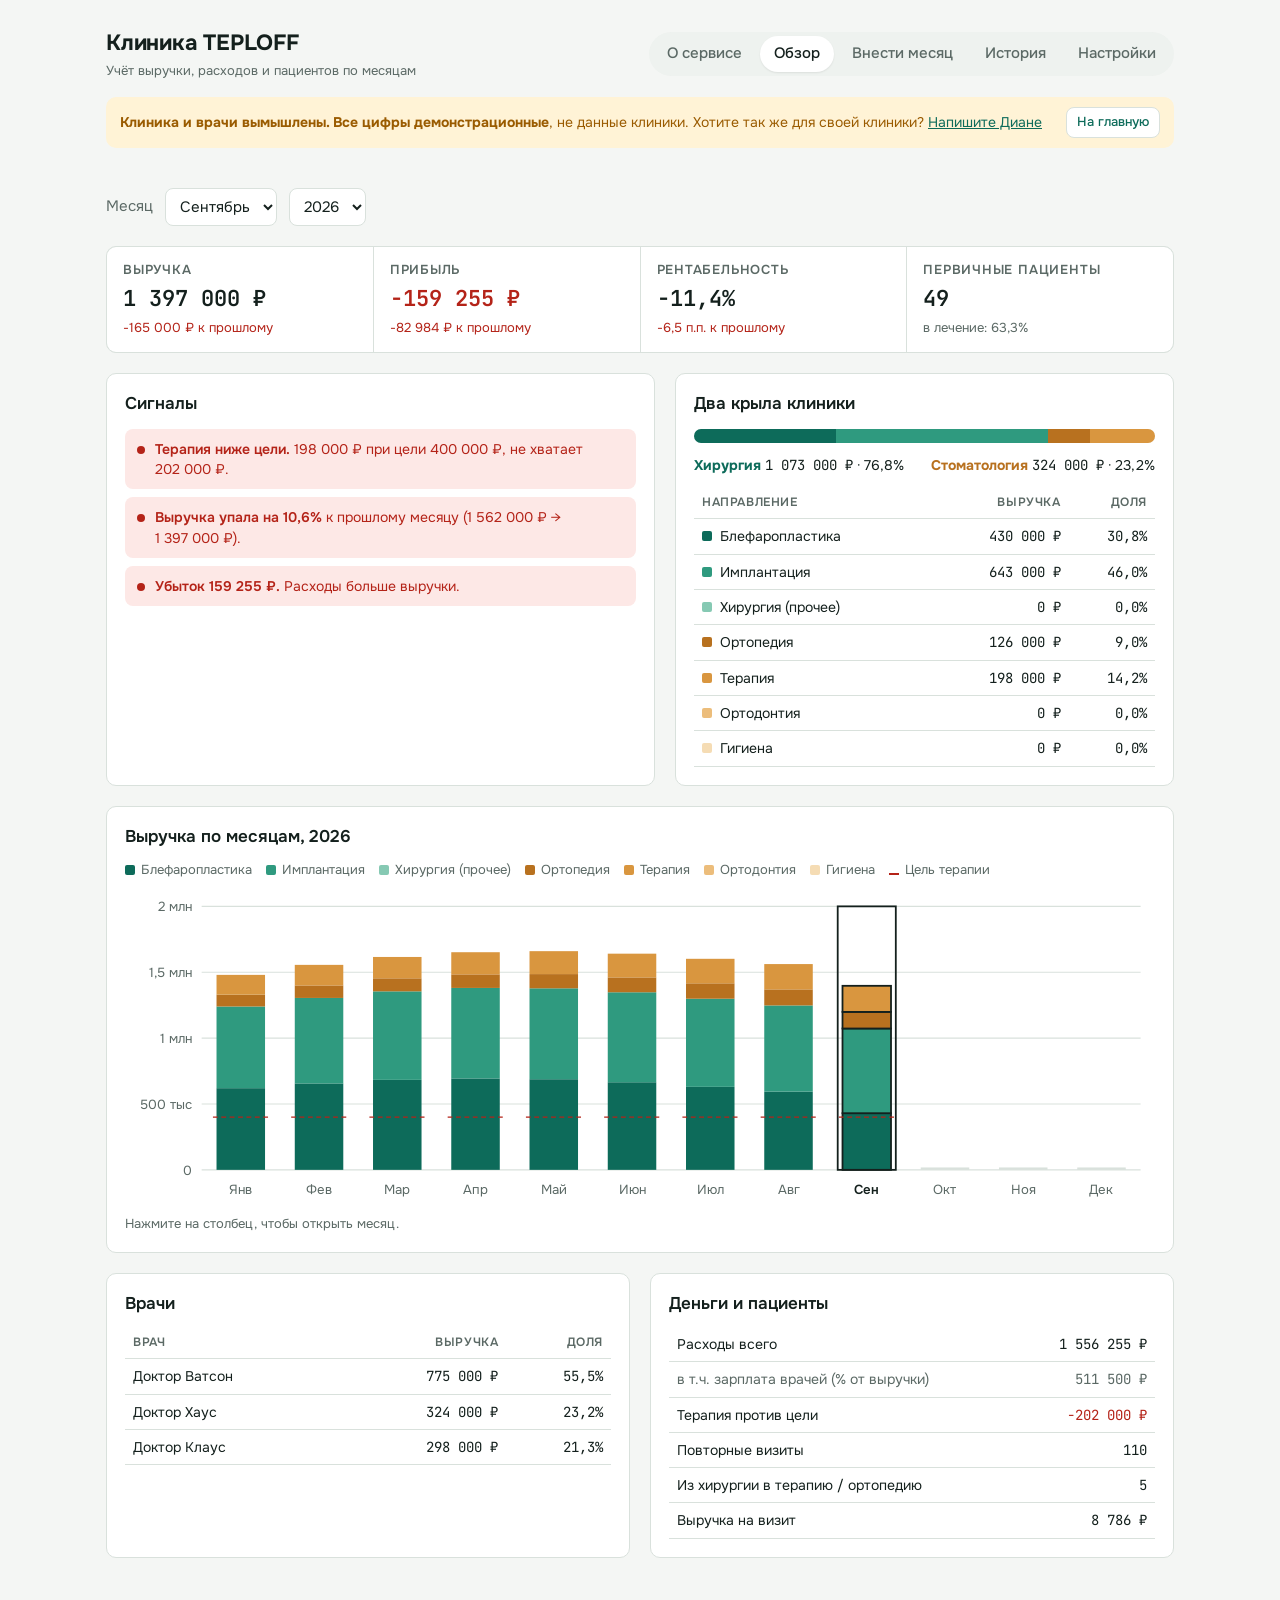
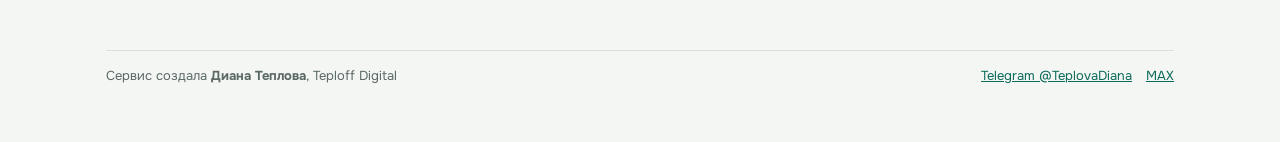
<file: demo.html>
<!doctype html><html lang="ru"><meta charset="utf-8"><meta name="viewport" content="width=device-width,initial-scale=1"><meta name="robots" content="noindex,nofollow"><title>Клиника TEPLOFF — демонстрация Пульса клиники</title><link rel="icon" href="assets/favicon.svg">
<meta name="claude:viewport-fit-sides" content="cover">
<link rel="preconnect" href="https://fonts.googleapis.com">
<link rel="stylesheet" href="https://fonts.googleapis.com/css2?family=Onest:wght@400;500;600;700&family=JetBrains+Mono:wght@400;600&display=swap">
<style>
/* Layout: одна колонка-инструмент; шапка с вкладками, слева итог месяца, ниже график года и разбивки. Хирургия — «операционный» зелёный, стоматология — янтарь. */
:root{
  --bg:#f4f6f4; --surface:#ffffff; --sunk:#eef2ef; --ink:#14201d; --muted:#5b6965; --line:#d9e1dc;
  --accent:#0d6b5a; --accent-ink:#ffffff; --amber:#b8711f;
  --bad:#b42318; --bad-bg:#fde8e6; --good:#1f7a3a; --good-bg:#e4f4e8; --warn:#9a5b00; --warn-bg:#fff3d6;
  --s1:#0d6b5a; --s2:#2f9a7f; --s3:#86c9b3; --d1:#b8711f; --d2:#d9963f; --d3:#ecbd7b; --d4:#f5dcb4;
  --f-body:"Onest",system-ui,-apple-system,"Segoe UI",Roboto,sans-serif;
  --f-num:"JetBrains Mono",ui-monospace,"SFMono-Regular",Menlo,monospace;
  --r:10px;
}
@media (prefers-color-scheme:dark){:root:not([data-theme="light"]){
  --bg:#0f1514; --surface:#171f1d; --sunk:#1d2724; --ink:#e7eeeb; --muted:#9aaba6; --line:#2c3935;
  --accent:#3fb596; --accent-ink:#06201a; --amber:#e3a35a;
  --bad:#ff8a7a; --bad-bg:#3a1b17; --good:#6fd38f; --good-bg:#16301f; --warn:#f2c26b; --warn-bg:#352a12;
  --s1:#3fb596; --s2:#2a8670; --s3:#1d5a4b; --d1:#e3a35a; --d2:#c4843c; --d3:#9a6630; --d4:#6e4a25;
  color-scheme:dark}}
:root[data-theme="dark"]{
  --bg:#0f1514; --surface:#171f1d; --sunk:#1d2724; --ink:#e7eeeb; --muted:#9aaba6; --line:#2c3935;
  --accent:#3fb596; --accent-ink:#06201a; --amber:#e3a35a;
  --bad:#ff8a7a; --bad-bg:#3a1b17; --good:#6fd38f; --good-bg:#16301f; --warn:#f2c26b; --warn-bg:#352a12;
  --s1:#3fb596; --s2:#2a8670; --s3:#1d5a4b; --d1:#e3a35a; --d2:#c4843c; --d3:#9a6630; --d4:#6e4a25;
  color-scheme:dark}
*{box-sizing:border-box}
body{background:var(--bg);color:var(--ink);font-family:var(--f-body);font-size:15px;line-height:1.45}
.wrap{max-width:1100px;margin:0 auto;padding-left:max(16px,env(safe-area-inset-left,0px));padding-right:max(16px,env(safe-area-inset-right,0px));padding-block:20px 48px}
h1,h2,h3{margin:0;text-wrap:balance}
h1{font-size:22px;font-weight:700;letter-spacing:-.01em}
h2{font-size:17px;font-weight:600}
h3{font-size:13px;font-weight:600;text-transform:uppercase;letter-spacing:.06em;color:var(--muted)}
.num{font-family:var(--f-num);font-variant-numeric:tabular-nums}
.muted{color:var(--muted)}
.top{display:flex;flex-wrap:wrap;gap:12px 20px;align-items:center;justify-content:space-between}
.brand{display:flex;flex-direction:column;gap:2px}
.brand small{color:var(--muted);font-size:13px}
nav.tabs{display:flex;gap:4px;background:var(--sunk);padding:4px;border-radius:999px;overflow-x:auto;max-width:100%}
nav.tabs button{border:0;background:transparent;color:var(--muted);font:inherit;font-weight:500;padding:7px 14px;border-radius:999px;cursor:pointer;white-space:nowrap}
nav.tabs button[aria-selected="true"]{background:var(--surface);color:var(--ink);box-shadow:0 1px 2px rgba(0,0,0,.08)}
button:focus-visible,input:focus-visible,select:focus-visible{outline:2px solid var(--accent);outline-offset:2px}
.banner{margin-top:16px;padding:10px 14px;border-radius:var(--r);background:var(--warn-bg);color:var(--warn);font-size:14px;display:flex;gap:12px;flex-wrap:wrap;align-items:center;justify-content:space-between}
.banner.info{background:var(--sunk);color:var(--muted)}
section.view{margin-top:20px;display:flex;flex-direction:column;gap:20px}
.panel{background:var(--surface);border:1px solid var(--line);border-radius:var(--r);padding:18px;min-width:0}
.row{display:flex;flex-wrap:wrap;gap:12px;align-items:center}
.grid2{display:grid;grid-template-columns:minmax(0,1.1fr) minmax(0,1fr);gap:20px}
@media (max-width:820px){.grid2{grid-template-columns:minmax(0,1fr)}}
select,input[type=text],input[type=number]{font:inherit;color:var(--ink);background:var(--surface);border:1px solid var(--line);border-radius:8px;padding:7px 10px;min-width:0}
input.amt{font-family:var(--f-num);text-align:right;width:100%}
.btn{font:inherit;font-weight:600;border-radius:8px;padding:9px 16px;cursor:pointer;border:1px solid var(--line);background:var(--surface);color:var(--ink)}
.btn.primary{background:var(--accent);border-color:var(--accent);color:var(--accent-ink)}
.btn.danger{color:var(--bad);border-color:var(--bad)}
.btn.small{padding:5px 10px;font-weight:500;font-size:13px}
.btn:disabled{opacity:.5;cursor:not-allowed}
.link{border:0;background:none;color:var(--accent);font:inherit;font-weight:500;cursor:pointer;padding:0;text-decoration:underline;text-underline-offset:3px}

/* Обзор */
.monthhead{display:flex;flex-wrap:wrap;gap:12px;align-items:center;justify-content:space-between}
.kpis{display:grid;grid-template-columns:repeat(4,minmax(0,1fr));gap:1px;background:var(--line);border:1px solid var(--line);border-radius:var(--r);overflow:hidden}
@media (max-width:720px){.kpis{grid-template-columns:repeat(2,minmax(0,1fr))}}
.kpi{background:var(--surface);padding:14px 16px;display:flex;flex-direction:column;gap:4px}
.kpi .v{font-family:var(--f-num);font-size:22px;font-weight:600;font-variant-numeric:tabular-nums}
.kpi .d{font-size:13px;color:var(--muted)}
.kpi .d.up{color:var(--good)} .kpi .d.down{color:var(--bad)}
.signals{display:flex;flex-direction:column;gap:8px}
.sig{display:flex;gap:10px;align-items:flex-start;padding:10px 12px;border-radius:8px;font-size:14px}
.sig b{font-weight:600}
.sig.bad{background:var(--bad-bg);color:var(--bad)}
.sig.warn{background:var(--warn-bg);color:var(--warn)}
.sig.good{background:var(--good-bg);color:var(--good)}
.sig .dot{flex:none;width:8px;height:8px;border-radius:50%;background:currentColor;margin-top:7px}
.wingbar{display:flex;height:14px;border-radius:7px;overflow:hidden;background:var(--sunk)}
.wingbar span{display:block;height:100%}
.legend{display:flex;flex-wrap:wrap;gap:6px 14px;font-size:13px;color:var(--muted)}
.legend i{display:inline-block;width:10px;height:10px;border-radius:2px;margin-right:6px;vertical-align:-1px}
table{border-collapse:collapse;width:100%;font-size:14px}
th,td{padding:7px 8px;border-bottom:1px solid var(--line);text-align:left;vertical-align:middle}
th{font-size:12px;font-weight:600;color:var(--muted);text-transform:uppercase;letter-spacing:.05em}
td.r,th.r{text-align:right}
tr.wing td{font-weight:600;background:var(--sunk)}
.tablewrap{overflow-x:auto}
.chartwrap{overflow-x:auto}
svg text{fill:var(--muted);font-family:var(--f-body);font-size:11px}
svg .gl{stroke:var(--line)}
.bar{cursor:pointer}
.bar.sel rect{stroke:var(--ink);stroke-width:1.5}
.target-line{stroke:var(--bad);stroke-dasharray:4 3}

/* Ввод */
.formgrid{display:grid;grid-template-columns:minmax(0,1fr);gap:20px}
.revrow{display:grid;grid-template-columns:minmax(0,1.3fr) minmax(0,1.3fr) minmax(0,1fr) 72px 34px;gap:8px;align-items:center;padding:6px 0;border-bottom:1px dashed var(--line)}
.revrow.head{font-size:12px;color:var(--muted);text-transform:uppercase;letter-spacing:.05em;border-bottom:1px solid var(--line)}
@media (max-width:640px){.revrow{grid-template-columns:minmax(0,1fr) minmax(0,1fr);}.revrow.head{display:none}.revrow .pct{grid-column:auto}}
.revrow .note{grid-column:1/-1;font-size:13px}
.note.warn{color:var(--warn)} .note.bad{color:var(--bad)}
.iconbtn{border:1px solid var(--line);background:var(--surface);color:var(--muted);border-radius:8px;width:34px;height:34px;cursor:pointer;font-size:16px;line-height:1}
.kv{display:grid;grid-template-columns:minmax(0,1fr) 160px;gap:6px 12px;align-items:center}
@media (max-width:480px){.kv{grid-template-columns:minmax(0,1fr) 120px}}
.kv label{font-size:14px}
.kv .auto{font-family:var(--f-num);text-align:right;padding:7px 10px;color:var(--muted)}
.cols2{display:grid;grid-template-columns:minmax(0,1fr) minmax(0,1fr);gap:20px}
@media (max-width:820px){.cols2{grid-template-columns:minmax(0,1fr)}}
.savebar{position:sticky;bottom:0;background:var(--surface);border:1px solid var(--line);border-radius:var(--r);padding:12px 16px;padding-bottom:calc(12px + env(safe-area-inset-bottom,0px));display:flex;flex-wrap:wrap;gap:12px;align-items:center;justify-content:space-between;box-shadow:0 -4px 16px rgba(0,0,0,.06)}
.confirmline{display:flex;gap:8px;align-items:center;font-size:14px;color:var(--warn)}
.toast{font-size:14px;font-weight:500}
.toast.ok{color:var(--good)} .toast.err{color:var(--bad)}

/* История */
.log{display:flex;flex-direction:column}
.logitem{display:grid;grid-template-columns:150px minmax(0,1fr);gap:12px;padding:10px 0;border-bottom:1px solid var(--line);font-size:14px}
@media (max-width:560px){.logitem{grid-template-columns:minmax(0,1fr)}}
.empty{padding:28px 16px;text-align:center;color:var(--muted);display:flex;flex-direction:column;gap:12px;align-items:center}
.docrow{display:grid;grid-template-columns:minmax(0,1fr) 90px 34px;gap:8px;align-items:center;padding:4px 0}
/* Стартовая */
.hero{display:grid;grid-template-columns:minmax(0,1.15fr) minmax(0,1fr);gap:28px;align-items:center;padding-block:12px}
@media (max-width:820px){.hero{grid-template-columns:minmax(0,1fr)}}
.hero-text{display:flex;flex-direction:column;gap:14px}
.eyebrow{font-size:12px;font-weight:600;text-transform:uppercase;letter-spacing:.08em;color:var(--accent)}
.hero-h{font-size:clamp(26px,4vw,38px);line-height:1.12;font-weight:700;letter-spacing:-.02em;max-width:18ch}
.hero-p{margin:0;color:var(--muted);font-size:16px;max-width:56ch}
.hero-card{background:var(--surface);border:1px solid var(--line);border-radius:14px;padding:18px;display:flex;flex-direction:column;gap:12px;box-shadow:0 10px 30px rgba(13,107,90,.08)}
a.btn{text-decoration:none;display:inline-block}
.features{display:grid;grid-template-columns:repeat(3,minmax(0,1fr));gap:1px;background:var(--line);border:1px solid var(--line);border-radius:var(--r);overflow:hidden}
@media (max-width:820px){.features{grid-template-columns:repeat(2,minmax(0,1fr))}}
@media (max-width:520px){.features{grid-template-columns:minmax(0,1fr)}}
.feat{background:var(--surface);padding:16px 18px;display:flex;flex-direction:column;gap:6px}
.feat h3{color:var(--ink);text-transform:none;letter-spacing:0;font-size:15px}
.feat p{margin:0;color:var(--muted);font-size:14px}
.author{display:grid;grid-template-columns:minmax(0,1.4fr) minmax(0,1fr);gap:24px;background:var(--sunk);border-radius:14px;padding:24px;align-items:start}
@media (max-width:820px){.author{grid-template-columns:minmax(0,1fr)}}
.author-text{display:flex;flex-direction:column;gap:8px}
.author-text p{margin:0;max-width:60ch}
.contacts{display:flex;flex-direction:column;gap:10px;align-items:stretch}
.contact{display:flex;flex-direction:column;gap:2px;padding:12px 14px;border-radius:10px;background:var(--surface);border:1px solid var(--line);text-decoration:none;color:var(--ink)}
.contact:hover{border-color:var(--accent)}
.c-label{font-size:12px;color:var(--muted);text-transform:uppercase;letter-spacing:.06em}
.c-val{font-weight:600;color:var(--accent);word-break:break-all}
.foot{margin-top:32px;padding-top:16px;border-top:1px solid var(--line);display:flex;flex-wrap:wrap;gap:8px 20px;justify-content:space-between;font-size:13px;color:var(--muted)}
.foot a,.banner a{color:var(--accent)}
@media (prefers-reduced-motion:no-preference){.bar rect{transition:opacity .15s}}
</style>

<div class="wrap">
  <header class="top">
    <div class="brand">
      <h1 id="clinicName">Пульс клиники</h1>
      <small id="whoami">Учёт выручки, расходов и пациентов по месяцам</small>
    </div>
    <nav class="tabs" role="tablist" aria-label="Разделы">
      <button role="tab" data-tab="home" aria-selected="true">О сервисе</button>
      <button role="tab" data-tab="overview" aria-selected="false">Обзор</button>
      <button role="tab" data-tab="entry" aria-selected="false">Внести месяц</button>
      <button role="tab" data-tab="history" aria-selected="false">История</button>
      <button role="tab" data-tab="settings" aria-selected="false">Настройки</button>
    </nav>
  </header>
  <div id="banner"></div>

  <section class="view" id="v-home"></section>
  <section class="view" id="v-overview" hidden></section>
  <section class="view" id="v-entry" hidden></section>
  <section class="view" id="v-history" hidden></section>
  <section class="view" id="v-settings" hidden></section>
  <footer class="foot">
    <span>Сервис создала <b>Диана Теплова</b>, Teploff Digital</span>
    <span class="row" style="gap:6px 14px"><a href="https://t.me/TeplovaDiana" target="_blank" rel="noopener">Telegram @TeplovaDiana</a><a href="https://max.ru/u/f9LHodD0cOLcwr7TEXHJgzF7_OTyidBCJzruAQJrygDSXhCocEeqkbdzC9g" target="_blank" rel="noopener">MAX</a></span>
  </footer>
</div>

<script>
(() => {
const MONTHS = ["Январь","Февраль","Март","Апрель","Май","Июнь","Июль","Август","Сентябрь","Октябрь","Ноябрь","Декабрь"];
const MS = ["Янв","Фев","Мар","Апр","Май","Июн","Июл","Авг","Сен","Окт","Ноя","Дек"];
const DIRS = [
  {id:"blef", name:"Блефаропластика", wing:"S", c:"--s1"},
  {id:"impl", name:"Имплантация", wing:"S", c:"--s2"},
  {id:"surg", name:"Хирургия (прочее)", wing:"S", c:"--s3"},
  {id:"orth", name:"Ортопедия", wing:"D", c:"--d1"},
  {id:"ther", name:"Терапия", wing:"D", c:"--d2"},
  {id:"ortd", name:"Ортодонтия", wing:"D", c:"--d3"},
  {id:"hyg", name:"Гигиена", wing:"D", c:"--d4"},
];
const DIRMAP = Object.fromEntries(DIRS.map(d=>[d.id,d]));
const EXP = [
  ["admins","ФОТ администраторы"],["assist","ФОТ ассистенты, медсёстры"],["cleaner","ФОТ санитар, уборка"],["payroll_tax","Налоги и взносы с ФОТ"],
  ["rent","Аренда"],["utilities","Коммунальные, связь, интернет"],["materials","Расходные материалы"],["implants","Импланты и компоненты"],
  ["lab","Зуботехническая лаборатория"],["meds","Медикаменты, анестезия"],["smm","Маркетинг: СММ, съёмка"],["ads","Маркетинг: реклама, агрегаторы"],
  ["it","Сайт, МедЛок, программы"],["equip","Обслуживание оборудования"],["sanit","Дезинфекция, медотходы, стирка"],["household","Хозяйственные нужды"],
  ["training","Обучение персонала"],["bank","Банк, эквайринг, кассы"],["tax","Налог клиники (УСН и др.)"],["other","Прочее"]];
const SOURCES = [["word","Сарафан, рекомендация"],["insta","Instagram, соцсети"],["vk","ВКонтакте"],["site","Сайт"],["ymaps","Яндекс Карты"],["prodoc","ПроДокторов"],["gis","2ГИС"],["other","Другое"]];
const DEFAULT_SETTINGS = {name:"Ваша клиника", target:400000, shareAlarm:0.8, dropAlarm:0.1, doctors:[]};

const $ = (s,el=document)=>el.querySelector(s);
const fmt = new Intl.NumberFormat("ru-RU",{maximumFractionDigits:0});
const rub = v => fmt.format(Math.round(v||0)) + " ₽";
const pct = v => (isFinite(v)? (v*100).toFixed(1).replace(".",",") : "0") + "%";
const parseAmt = s => { const n = Number(String(s??"").replace(/\s/g,"").replace(",",".").replace(/[^\d.]/g,"")); return isFinite(n)? n : 0; };
const esc = s => String(s??"").replace(/[&<>"']/g,c=>({"&":"&amp;","<":"&lt;",">":"&gt;",'"':"&quot;","'":"&#39;"}[c]));
const mkey = (y,m) => `${y}-${String(m+1).padStart(2,"0")}`;
const mlabel = k => { const [y,m]=k.split("-"); return `${MONTHS[+m-1]} ${y}`; };
const prevKey = k => { let [y,m]=k.split("-").map(Number); m-=1; if(m===0){m=12;y-=1;} return `${y}-${String(m).padStart(2,"0")}`; };
const uid = () => Math.random().toString(36).slice(2,9);

const now = new Date();
const state = {
  tab:"home", demo:false, db:null, user:null, uid:null, canWrite:false, canEdit:false, ready:false,
  settings:{...DEFAULT_SETTINGS}, months:{}, log:[],
  selKey: mkey(now.getFullYear(), now.getMonth()===0?0:now.getMonth()-1), year: now.getFullYear(),
  draft:null, draftKey:null, confirmChecked:false, toast:null, names:{}, confirmDelete:false
};
try { const t = localStorage.getItem("pulse.tab"); if (t) state.tab = t; } catch(e){}

/* ---------- demo data (never written to the store) ---------- */
function demoData(){
  const doctors=[{id:"d1",name:"Доктор Ватсон",pct:40},{id:"d2",name:"Доктор Клаус",pct:35},{id:"d3",name:"Доктор Хаус",pct:30}];
  const months={};
  for(let m=0;m<9;m++){
    const k=mkey(2026,m), w=1+Math.sin(m/2)*0.12;
    months[k]={month:k,
      revenue:[{doctorId:"d1",direction:"blef",amount:Math.round(620000*w/1000)*1000,pct:40},{doctorId:"d1",direction:"impl",amount:Math.round(380000*w/1000)*1000,pct:40},
        {doctorId:"d2",direction:"impl",amount:Math.round(240000*(1+m*0.03)/1000)*1000,pct:35},{doctorId:"d3",direction:"orth",amount:Math.round(90000*(1+m*0.05)/1000)*1000,pct:30},
        {doctorId:"d3",direction:"ther",amount:Math.round(70000/1000)*1000,pct:30},{doctorId:"d3",direction:"ther",amount:Math.round((80000+m*6000)/1000)*1000,pct:30}],
      expenses:{admins:120000,assist:140000,cleaner:30000,payroll_tax:85000,rent:180000,utilities:25000,materials:Math.round(70000*w),implants:Math.round(160000*w),lab:60000,meds:20000,smm:45000,ads:20000,it:12000,sanit:9000,household:8000,bank:18000,tax:Math.round(70000*w)},
      patients:{sources:{word:Math.round(18*w),insta:9,vk:3,site:6,ymaps:7,prodoc:5,gis:2,other:1},started:Math.round(34*w),repeat:110,routed:3+(m%3)}};
  }
  months["2026-09"].revenue[0].amount=430000; // просадка для примера
  return {settings:{...DEFAULT_SETTINGS,name:"Клиника TEPLOFF",doctors},months};
}

/* ---------- calculations ---------- */
function calc(k, src){
  const S = src.settings, M = src.months[k];
  const r = {key:k, has:!!M, rev:0, byDir:{}, byDoc:{}, fot:0, expOther:0, exp:0, profit:0, margin:0, surg:0, dent:0, share:0, prim:0, started:0, conv:0, repeat:0, routed:0, ther:0};
  DIRS.forEach(d=>r.byDir[d.id]=0);
  if(!M) return r;
  (M.revenue||[]).forEach(x=>{ const a=+x.amount||0; r.rev+=a; if(r.byDir[x.direction]!==undefined) r.byDir[x.direction]+=a; r.byDoc[x.doctorId]=(r.byDoc[x.doctorId]||0)+a; r.fot+=a*(+x.pct||0)/100; });
  r.expOther = Object.values(M.expenses||{}).reduce((s,v)=>s+(+v||0),0);
  r.exp = r.fot + r.expOther; r.profit = r.rev - r.exp; r.margin = r.rev? r.profit/r.rev : 0;
  DIRS.forEach(d=>{ if(d.wing==="S") r.surg+=r.byDir[d.id]; else r.dent+=r.byDir[d.id]; });
  r.share = r.rev? r.surg/r.rev : 0; r.ther = r.byDir.ther;
  const P = M.patients||{};
  r.prim = Object.values(P.sources||{}).reduce((s,v)=>s+(+v||0),0);
  r.started=+P.started||0; r.repeat=+P.repeat||0; r.routed=+P.routed||0; r.conv = r.prim? r.started/r.prim : 0;
  return r;
}
function signals(c, prev, S){
  const out=[];
  if(!c.has) return out;
  if(c.ther < S.target) out.push(["bad",`<b>Терапия ниже цели.</b> ${rub(c.ther)} при цели ${rub(S.target)}, не хватает ${rub(S.target-c.ther)}.`]);
  if(prev.has && prev.rev>0){ const d=c.rev/prev.rev-1; if(d < -S.dropAlarm) out.push(["bad",`<b>Выручка упала на ${pct(-d)}</b> к прошлому месяцу (${rub(prev.rev)} → ${rub(c.rev)}).`]); }
  if(c.profit<0) out.push(["bad",`<b>Убыток ${rub(-c.profit)}.</b> Расходы больше выручки.`]);
  if(c.rev>0 && c.share > S.shareAlarm) out.push(["warn",`<b>Хирургия даёт ${pct(c.share)} выручки.</b> Клиника держится на одном крыле, стоматологии нужен рост.`]);
  if(c.rev>0 && c.prim===0) out.push(["warn",`<b>Нет данных об источниках пациентов.</b> Попросите администраторов отмечать в МедЛоке, откуда пришёл пациент.`]);
  if(c.prim>0 && c.routed===0 && c.surg>0) out.push(["warn",`<b>Ни один хирургический пациент не записан в терапию или ортопедию.</b> Маршрут «после хирургии» не работает.`]);
  if(!out.length) out.push(["good","<b>Красных сигналов нет.</b> Месяц в норме по всем порогам."]);
  return out;
}
function doctorName(id, src){ const d=(src.settings.doctors||[]).find(x=>x.id===id); return d? d.name : "Врач удалён из списка"; }

/* ---------- render: overview ---------- */
function src(){ return state.demo? demoData() : {settings:state.settings, months:state.months}; }

function renderOverview(){
  const S = src(); const v = $("#v-overview");
  const keys = Object.keys(S.months).sort();
  if(!state.demo && !keys.length){
    v.innerHTML = `<div class="panel"><div class="empty">
      <h2>Здесь появятся итоги по месяцам</h2>
      <p class="muted" style="max-width:52ch">Выручка по направлениям и врачам, прибыль, доля хирургии и красные сигналы о просадках. Начните с прошлого месяца: цифры возьмите из отчётов МедЛока.</p>
      <div class="row" style="justify-content:center">
        <button class="btn primary" data-go="entry">Внести первый месяц</button>
        <button class="btn" data-demo="on">Посмотреть на примере</button>
      </div></div></div>`;
    return;
  }
  if(state.demo && !S.months[state.selKey]) state.selKey="2026-09";
  const k = state.selKey; const y = +k.slice(0,4);
  const c = calc(k,S), p = calc(prevKey(k),S);
  const sig = signals(c,p,S.settings);
  const delta = (a,b,isPct)=>{ if(!p.has) return `<span class="d">нет данных за прошлый месяц</span>`; const d=a-b; const cls=d>0?"up":d<0?"down":""; const s=isPct? (d>0?"+":"")+(d*100).toFixed(1).replace(".",",")+" п.п." : (d>0?"+":"")+fmt.format(Math.round(d))+" ₽"; return `<span class="d ${cls}">${s} к прошлому</span>`; };
  const yearKeys = [...new Set([...keys.map(x=>+x.slice(0,4)), now.getFullYear()])].sort();
  const monthOpts = MONTHS.map((n,i)=>`<option value="${i}" ${+k.slice(5)-1===i?"selected":""}>${n}</option>`).join("");
  const yearOpts = yearKeys.map(yy=>`<option ${yy===y?"selected":""}>${yy}</option>`).join("");
  const docs = Object.entries(c.byDoc).sort((a,b)=>b[1]-a[1]);

  v.innerHTML = `
  <div class="monthhead">
    <div class="row"><label class="muted" for="ov-m">Месяц</label>
      <select id="ov-m">${monthOpts}</select><select id="ov-y" aria-label="Год">${yearOpts}</select></div>
    ${c.has && !state.demo && state.canWrite ? `<button class="btn small" data-edit="${k}">Изменить цифры за ${MONTHS[+k.slice(5)-1].toLowerCase()}</button>`:""}
  </div>
  ${!c.has ? `<div class="panel"><div class="empty"><h2>За ${mlabel(k).toLowerCase()} данных нет</h2>
     ${state.canWrite && !state.demo ? `<button class="btn primary" data-edit="${k}">Внести ${mlabel(k).toLowerCase()}</button>`:""}</div></div>` : `
  <div class="kpis">
    <div class="kpi"><h3>Выручка</h3><span class="v">${rub(c.rev)}</span>${delta(c.rev,p.rev)}</div>
    <div class="kpi"><h3>Прибыль</h3><span class="v" style="color:${c.profit<0?"var(--bad)":"inherit"}">${rub(c.profit)}</span>${delta(c.profit,p.profit)}</div>
    <div class="kpi"><h3>Рентабельность</h3><span class="v">${pct(c.margin)}</span>${delta(c.margin,p.margin,true)}</div>
    <div class="kpi"><h3>Первичные пациенты</h3><span class="v">${fmt.format(c.prim)}</span><span class="d">в лечение: ${pct(c.conv)}</span></div>
  </div>
  <div class="grid2">
    <div class="panel" style="display:flex;flex-direction:column;gap:12px">
      <h2>Сигналы</h2>
      <div class="signals">${sig.map(([t,h])=>`<div class="sig ${t}"><span class="dot"></span><span>${h}</span></div>`).join("")}</div>
    </div>
    <div class="panel" style="display:flex;flex-direction:column;gap:12px">
      <h2>Два крыла клиники</h2>
      <div class="wingbar" role="img" aria-label="Хирургия ${pct(c.share)}, стоматология ${pct(1-c.share)}">
        ${DIRS.map(d=>c.byDir[d.id]>0?`<span style="width:${c.byDir[d.id]/c.rev*100}%;background:var(${d.c})" title="${d.name}: ${rub(c.byDir[d.id])}"></span>`:"").join("")}
      </div>
      <div class="row" style="justify-content:space-between;font-size:14px">
        <span><b style="color:var(--s1)">Хирургия</b> <span class="num">${rub(c.surg)}</span> · ${pct(c.share)}</span>
        <span><b style="color:var(--amber)">Стоматология</b> <span class="num">${rub(c.dent)}</span> · ${pct(1-c.share)}</span>
      </div>
      <div class="tablewrap"><table><thead><tr><th>Направление</th><th class="r">Выручка</th><th class="r">Доля</th></tr></thead><tbody>
        ${DIRS.map(d=>`<tr><td><i style="display:inline-block;width:10px;height:10px;border-radius:2px;background:var(${d.c});margin-right:8px"></i>${d.name}</td><td class="r num">${rub(c.byDir[d.id])}</td><td class="r num">${pct(c.rev?c.byDir[d.id]/c.rev:0)}</td></tr>`).join("")}
      </tbody></table></div>
    </div>
  </div>`}
  <div class="panel" style="display:flex;flex-direction:column;gap:12px">
    <div class="row" style="justify-content:space-between"><h2>Выручка по месяцам, ${y}</h2>
      <div class="legend">${DIRS.map(d=>`<span><i style="background:var(${d.c})"></i>${d.name}</span>`).join("")}<span><i style="background:transparent;border-top:2px dashed var(--bad);height:0;border-radius:0"></i>Цель терапии</span></div></div>
    <div class="chartwrap">${chart(y,S)}</div>
    <p class="muted" style="margin:0;font-size:13px">Нажмите на столбец, чтобы открыть месяц.</p>
  </div>
  ${c.has ? `<div class="cols2">
    <div class="panel" style="display:flex;flex-direction:column;gap:10px"><h2>Врачи</h2>
      <div class="tablewrap"><table><thead><tr><th>Врач</th><th class="r">Выручка</th><th class="r">Доля</th></tr></thead><tbody>
      ${docs.map(([id,a])=>`<tr><td>${esc(doctorName(id,S))}</td><td class="r num">${rub(a)}</td><td class="r num">${pct(c.rev?a/c.rev:0)}</td></tr>`).join("") || `<tr><td colspan="3" class="muted">Нет выручки</td></tr>`}
      </tbody></table></div></div>
    <div class="panel" style="display:flex;flex-direction:column;gap:10px"><h2>Деньги и пациенты</h2>
      <div class="tablewrap"><table><tbody>
        <tr><td>Расходы всего</td><td class="r num">${rub(c.exp)}</td></tr>
        <tr><td class="muted">в т.ч. зарплата врачей (% от выручки)</td><td class="r num muted">${rub(c.fot)}</td></tr>
        <tr><td>Терапия против цели</td><td class="r num" style="color:${c.ther<S.settings.target?"var(--bad)":"var(--good)"}">${c.ther-S.settings.target>=0?"+":"−"}${rub(Math.abs(c.ther-S.settings.target))}</td></tr>
        <tr><td>Повторные визиты</td><td class="r num">${fmt.format(c.repeat)}</td></tr>
        <tr><td>Из хирургии в терапию / ортопедию</td><td class="r num">${fmt.format(c.routed)}</td></tr>
        <tr><td>Выручка на визит</td><td class="r num">${rub((c.prim+c.repeat)? c.rev/(c.prim+c.repeat):0)}</td></tr>
      </tbody></table></div></div>
  </div>`:""}`;
}

function chart(y, S){
  const W=860,H=260,pl=64,pr=12,pt=12,pb=28; const iw=W-pl-pr, ih=H-pt-pb;
  const cs = MS.map((_,m)=>calc(mkey(y,m),S));
  const max = Math.max(S.settings.target*1.2, ...cs.map(c=>c.rev), 1);
  const step = niceStep(max/4); const top = Math.ceil(max/step)*step;
  const yv = v => pt + ih - v/top*ih; const bw = iw/12*0.62;
  let g = "";
  for(let t=0;t<=top+1;t+=step){ g+=`<line class="gl" x1="${pl}" x2="${W-pr}" y1="${yv(t)}" y2="${yv(t)}"/><text x="${pl-8}" y="${yv(t)+4}" text-anchor="end">${short(t)}</text>`; }
  cs.forEach((c,m)=>{
    const x = pl + iw/12*m + (iw/12-bw)/2; let acc=0; let rects="";
    DIRS.forEach(d=>{ const a=c.byDir[d.id]; if(a>0){ rects+=`<rect x="${x}" y="${yv(acc+a)}" width="${bw}" height="${yv(acc)-yv(acc+a)}" fill="var(${d.c})"><title>${MS[m]}: ${d.name} ${rub(a)}</title></rect>`; acc+=a; } });
    if(!c.has) rects+=`<rect x="${x}" y="${yv(0)-2}" width="${bw}" height="2" fill="var(--line)"/>`;
    const sel = mkey(y,m)===state.selKey;
    g+=`<g class="bar ${sel?"sel":""}" data-month="${mkey(y,m)}" tabindex="0" role="button" aria-label="${MONTHS[m]}: ${rub(c.rev)}">${rects}<rect x="${x-4}" y="${pt}" width="${bw+8}" height="${ih}" fill="transparent"/></g>`;
    g+=`<text x="${x+bw/2}" y="${H-8}" text-anchor="middle" ${sel?'style="fill:var(--ink);font-weight:600"':""}>${MS[m]}</text>`;
    if(c.has) g+=`<line class="target-line" x1="${x-3}" x2="${x+bw+3}" y1="${yv(S.settings.target)}" y2="${yv(S.settings.target)}"/>`;
  });
  return `<svg viewBox="0 0 ${W} ${H}" width="100%" style="min-width:560px;display:block" role="img" aria-label="Выручка по месяцам">${g}</svg>`;
}
function niceStep(x){ const p=Math.pow(10,Math.floor(Math.log10(x))); const n=x/p; return (n<=1?1:n<=2?2:n<=5?5:10)*p; }
function short(v){ return v>=1e6? (v/1e6).toFixed(v%1e6?1:0).replace(".",",")+" млн" : v>=1e3? Math.round(v/1e3)+" тыс" : "0"; }

/* ---------- render: entry ---------- */
function blankMonth(k){ return {month:k, revenue:[], expenses:{}, patients:{sources:{},started:0,repeat:0,routed:0}}; }
function startDraft(k){
  const base = state.months[k] ? JSON.parse(JSON.stringify(state.months[k])) : null;
  let d = base || blankMonth(k);
  if(!base){
    const prev = state.months[prevKey(k)];
    if(prev) d.revenue = prev.revenue.map(x=>({doctorId:x.doctorId,direction:x.direction,pct:x.pct,amount:""}));
    else d.revenue = (state.settings.doctors||[]).flatMap(doc=>(doc.dirs||[]).map(dir=>({doctorId:doc.id,direction:dir,pct:doc.pct,amount:""})));
    if(!d.revenue.length) d.revenue=[{doctorId:"",direction:"",pct:"",amount:""}];
  }
  d.revenue.forEach(x=>x._id=x._id||uid());
  state.draft=d; state.draftKey=k; state.confirmChecked=false; state.confirmDelete=false; state.toast=null;
}
function rowChecks(x, k){
  const a = parseAmt(x.amount); const notes=[];
  if(x.amount!=="" && (!x.doctorId || !x.direction)) notes.push(["bad","Выберите врача и направление, иначе сумма не попадёт в разбивку."]);
  if(a>50000000) notes.push(["bad","Больше 50 млн ₽ за месяц по одной строке. Проверьте лишние нули."]);
  const prev = state.months[prevKey(k)];
  if(prev && a>0){
    const pa = prev.revenue.filter(r=>r.doctorId===x.doctorId && r.direction===x.direction).reduce((s,r)=>s+(+r.amount||0),0);
    if(pa>0 && a>pa*4) notes.push(["warn",`В ${Math.round(a/pa)} раз больше прошлого месяца (${rub(pa)}). Точно?`]);
    if(pa>0 && a<pa/4) notes.push(["warn",`В ${Math.round(pa/a)} раз меньше прошлого месяца (${rub(pa)}). Точно?`]);
  }
  const p = parseAmt(x.pct); if(x.pct!=="" && p>100) notes.push(["bad","Процент врачу не может быть больше 100."]);
  return notes;
}
function renderEntry(){
  const v=$("#v-entry");
  if(state.demo){ v.innerHTML=`<div class="panel"><div class="empty"><h2>Сейчас открыт пример</h2><p class="muted">Внесение цифр работает только с вашими данными.</p><button class="btn primary" data-demo="off">Выйти из примера</button></div></div>`; return; }
  if(!state.ready){ v.innerHTML=`<div class="panel"><div class="empty muted">Подключаюсь к данным клиники…</div></div>`; return; }
  if(!state.canWrite){ v.innerHTML=`<div class="panel"><div class="empty"><h2>Только просмотр</h2><p class="muted" style="max-width:52ch">Вносить цифры могут участники с доступом «Участник» или выше. Попросите владельца выдать доступ в меню «Поделиться».</p></div></div>`; return; }
  if(!state.draft || state.draftKey!==state.selKey) startDraft(state.selKey);
  const d=state.draft, k=state.draftKey, y=+k.slice(0,4);
  const docs = state.settings.doctors||[];
  const docOpts = sel => `<option value="">Врач…</option>`+docs.map(x=>`<option value="${x.id}" ${x.id===sel?"selected":""}>${esc(x.name)}</option>`).join("") + (sel && !docs.find(x=>x.id===sel)? `<option value="${sel}" selected>Врач удалён из списка</option>`:"");
  const dirOpts = sel => `<option value="">Направление…</option>`+DIRS.map(x=>`<option value="${x.id}" ${x.id===sel?"selected":""}>${x.name}</option>`).join("");
  const revTotal = d.revenue.reduce((s,x)=>s+parseAmt(x.amount),0);
  const fot = d.revenue.reduce((s,x)=>s+parseAmt(x.amount)*parseAmt(x.pct)/100,0);
  const expTotal = EXP.reduce((s,[id])=>s+parseAmt(d.expenses[id]),0);
  const primTotal = SOURCES.reduce((s,[id])=>s+parseAmt(d.patients.sources[id]),0);
  const allNotes = d.revenue.flatMap(x=>rowChecks(x,k));
  const hasBad = allNotes.some(n=>n[0]==="bad"); const hasWarn = allNotes.some(n=>n[0]==="warn");
  const exists = !!state.months[k];
  const yearOpts=[...new Set([y-1,y,now.getFullYear()])].sort().map(yy=>`<option ${yy===y?"selected":""}>${yy}</option>`).join("");

  v.innerHTML = `
  <div class="monthhead">
    <div class="row"><label class="muted" for="en-m">Месяц</label>
      <select id="en-m">${MONTHS.map((n,i)=>`<option value="${i}" ${+k.slice(5)-1===i?"selected":""}>${n}</option>`).join("")}</select>
      <select id="en-y" aria-label="Год">${yearOpts}</select></div>
    <span class="muted" style="font-size:14px">${exists?"Месяц уже внесён, правки сохранятся поверх":"Новый месяц"}${!exists && state.months[prevKey(k)]?" · строки взяты из прошлого месяца":""}</span>
  </div>
  ${!docs.length?`<div class="banner">Список врачей пуст. Добавьте врачей во вкладке «Настройки», тогда их можно будет выбирать здесь. <button class="link" data-go="settings">Открыть настройки</button></div>`:""}
  <div class="panel" style="display:flex;flex-direction:column;gap:8px">
    <div class="row" style="justify-content:space-between"><h2>Выручка</h2><span class="num">${rub(revTotal)}</span></div>
    <p class="muted" style="margin:0;font-size:13px">Одна строка = врач + направление за месяц. Суммы из отчёта МедЛока. «% врачу» — его доля, из неё считается зарплата врачей.</p>
    <div class="revrow head"><span>Врач</span><span>Направление</span><span style="text-align:right">Сумма, ₽</span><span style="text-align:right">% врачу</span><span></span></div>
    ${d.revenue.map((x,i)=>{ const notes=rowChecks(x,k); return `<div class="revrow" data-row="${i}">
      <select aria-label="Врач" data-f="doctorId">${docOpts(x.doctorId)}</select>
      <select aria-label="Направление" data-f="direction">${dirOpts(x.direction)}</select>
      <input class="amt" id="amt-${x._id}" type="text" inputmode="numeric" aria-label="Сумма" data-f="amount" value="${esc(x.amount===""?"":fmt.format(parseAmt(x.amount)))}" placeholder="0">
      <input class="amt pct" id="pct-${x._id}" type="text" inputmode="decimal" aria-label="Процент врачу" data-f="pct" value="${esc(x.pct)}" placeholder="%">
      <button class="iconbtn" data-delrow="${i}" aria-label="Убрать строку" title="Убрать строку">×</button>
      ${notes.map(([t,s])=>`<span class="note ${t}">${s}</span>`).join("")}
    </div>`}).join("")}
    <div><button class="btn small" data-addrow>+ Добавить строку</button></div>
  </div>
  <div class="cols2">
    <div class="panel" style="display:flex;flex-direction:column;gap:10px">
      <div class="row" style="justify-content:space-between"><h2>Расходы</h2><span class="num">${rub(expTotal+fot)}</span></div>
      <div class="kv">
        <label>Зарплата врачей (считается из %)</label><span class="auto">${rub(fot)}</span>
        ${EXP.map(([id,n])=>`<label for="exp-${id}">${n}</label><input class="amt" id="exp-${id}" type="text" inputmode="numeric" data-exp="${id}" value="${d.expenses[id]?fmt.format(parseAmt(d.expenses[id])):""}" placeholder="0">`).join("")}
      </div>
    </div>
    <div class="panel" style="display:flex;flex-direction:column;gap:10px">
      <div class="row" style="justify-content:space-between"><h2>Пациенты</h2><span class="num">${fmt.format(primTotal)} первичных</span></div>
      <p class="muted" style="margin:0;font-size:13px">Откуда пришли первичные пациенты. Администратор отмечает это в МедЛоке при записи.</p>
      <div class="kv">
        ${SOURCES.map(([id,n])=>`<label for="src-${id}">${n}</label><input class="amt" id="src-${id}" type="text" inputmode="numeric" data-src="${id}" value="${d.patients.sources[id]||""}" placeholder="0">`).join("")}
        <label for="p-started"><b>Из первичных начали лечение</b></label><input class="amt" id="p-started" type="text" inputmode="numeric" data-p="started" value="${d.patients.started||""}" placeholder="0">
        <label for="p-repeat">Повторные визиты</label><input class="amt" id="p-repeat" type="text" inputmode="numeric" data-p="repeat" value="${d.patients.repeat||""}" placeholder="0">
        <label for="p-routed">Из хирургии записаны в терапию или ортопедию клиники</label><input class="amt" id="p-routed" type="text" inputmode="numeric" data-p="routed" value="${d.patients.routed||""}" placeholder="0">
      </div>
      ${parseAmt(d.patients.started)>primTotal && primTotal>0?`<span class="note bad" style="font-size:13px">Начавших лечение больше, чем первичных пациентов. Проверьте цифры.</span>`:""}
    </div>
  </div>
  <div class="savebar">
    <div class="row">
      ${hasWarn&&!hasBad?`<label class="confirmline"><input type="checkbox" id="confirmWarn" ${state.confirmChecked?"checked":""}> Проверил(а), необычные цифры верные</label>`:""}
      ${hasBad?`<span class="toast err">Исправьте строки, отмеченные красным</span>`:""}
      ${state.toast?`<span class="toast ${state.toast[0]}">${esc(state.toast[1])}</span>`:""}
    </div>
    <div class="row">
      ${exists?(state.confirmDelete?`<span style="font-size:14px">Удалить все цифры за ${mlabel(k).toLowerCase()}?</span><button class="btn danger small" data-delmonth="yes">Да, удалить</button><button class="btn small" data-delmonth="no">Отмена</button>`:`<button class="btn danger small" data-delmonth="ask">Удалить месяц</button>`):""}
      <button class="btn primary" id="saveBtn" ${hasBad||(hasWarn&&!state.confirmChecked)?"disabled":""}>Сохранить ${mlabel(k).toLowerCase()}</button>
    </div>
  </div>`;
}

/* ---------- render: history ---------- */
async function renderHistory(){
  const v=$("#v-history");
  if(state.demo){ v.innerHTML=`<div class="panel"><div class="empty muted">В примере истории нет. <button class="btn" data-demo="off">Выйти из примера</button></div></div>`; return; }
  if(!state.log.length){ v.innerHTML=`<div class="panel"><div class="empty"><h2>Изменений пока нет</h2><p class="muted">Каждое сохранение и удаление месяца попадает сюда: кто, когда и что поменял.</p></div></div>`; return; }
  const ids=[...new Set(state.log.map(x=>x.by).filter(Boolean))];
  if(state.user && ids.length){ try{ const ps=await state.user.profiles(ids); ids.forEach(id=>state.names[id]=(ps[id]&&ps[id].name)||""); }catch(e){} }
  v.innerHTML=`<div class="panel"><h2 style="margin-bottom:8px">История изменений</h2><div class="log">${state.log.map(x=>`<div class="logitem"><span class="muted num" style="font-size:13px">${new Date(x.at).toLocaleString("ru-RU",{day:"2-digit",month:"2-digit",year:"numeric",hour:"2-digit",minute:"2-digit"})}</span><span><b class="who" data-uid="${esc(x.by||"")}"></b> ${esc(x.text)}</span></div>`).join("")}</div></div>`;
  v.querySelectorAll(".who").forEach(el=>{ el.textContent = (state.names[el.dataset.uid]||"Участник") + ":"; });
}

/* ---------- render: settings ---------- */
function renderSettings(){
  const v=$("#v-settings");
  if(state.demo){ v.innerHTML=`<div class="panel"><div class="empty muted">Настройки примера не меняются. <button class="btn" data-demo="off">Выйти из примера</button></div></div>`; return; }
  const S=state.settings; const ro = !state.canEdit;
  if(!state.sdraft) state.sdraft = JSON.parse(JSON.stringify(S));
  const sd=state.sdraft;
  v.innerHTML=`
  ${ro?`<div class="banner info">Настройки меняет владелец или редактор. У вас просмотр.</div>`:""}
  <div class="cols2">
    <div class="panel" style="display:flex;flex-direction:column;gap:12px">
      <h2>Врачи</h2>
      <p class="muted" style="margin:0;font-size:13px">Имя, процент по умолчанию и направления, в которых врач работает. Из этого собираются строки нового месяца.</p>
      ${(sd.doctors||[]).map((x,i)=>`<div style="display:flex;flex-direction:column;gap:6px;padding:8px 0;border-bottom:1px solid var(--line)">
        <div class="docrow"><input type="text" id="dn-${x.id}" data-dn="${i}" value="${esc(x.name)}" aria-label="Имя врача" ${ro?"disabled":""}>
        <input class="amt" type="text" id="dp-${x.id}" data-dp="${i}" value="${esc(x.pct??"")}" placeholder="%" aria-label="Процент врачу" ${ro?"disabled":""}>
        ${ro?"":`<button class="iconbtn" data-deldoc="${i}" aria-label="Убрать врача">×</button>`}</div>
        <div class="row" style="gap:6px 12px;font-size:13px">${DIRS.map(dd=>`<label><input type="checkbox" data-dd="${i}" value="${dd.id}" ${(x.dirs||[]).includes(dd.id)?"checked":""} ${ro?"disabled":""}> ${dd.name}</label>`).join("")}</div>
      </div>`).join("") || `<p class="muted">Врачей пока нет.</p>`}
      ${ro?"":`<div><button class="btn small" data-adddoc>+ Добавить врача</button></div>`}
    </div>
    <div class="panel" style="display:flex;flex-direction:column;gap:12px">
      <h2>Клиника и пороги сигналов</h2>
      <div class="kv">
        <label for="s-name">Название</label><input type="text" id="s-name" value="${esc(sd.name)}" ${ro?"disabled":""}>
        <label for="s-target">Цель по терапии в месяц, ₽</label><input class="amt" type="text" inputmode="numeric" id="s-target" value="${fmt.format(sd.target)}" ${ro?"disabled":""}>
        <label for="s-share">Тревога, если хирургия больше, %</label><input class="amt" type="text" inputmode="numeric" id="s-share" value="${Math.round(sd.shareAlarm*100)}" ${ro?"disabled":""}>
        <label for="s-drop">Тревога, если выручка упала больше, %</label><input class="amt" type="text" inputmode="numeric" id="s-drop" value="${Math.round(sd.dropAlarm*100)}" ${ro?"disabled":""}>
      </div>
    </div>
  </div>
  ${ro?"":`<div class="savebar"><span class="toast ${state.stoast?state.stoast[0]:""}">${state.stoast?esc(state.stoast[1]):""}</span><button class="btn primary" id="saveSettings">Сохранить настройки</button></div>`}`;
}

/* ---------- render: home (продающая стартовая) ---------- */
const TG = "https://t.me/TeplovaDiana", MAX = "https://max.ru/u/f9LHodD0cOLcwr7TEXHJgzF7_OTyidBCJzruAQJrygDSXhCocEeqkbdzC9g";
function renderHome(){
  const v=$("#v-home"); const D=demoData();
  const c=calc("2026-09",D), p=calc("2026-08",D); const sig=signals(c,p,D.settings).slice(0,4);
  const own = !state.demo && (Object.keys(state.months).length || state.canEdit);
  v.innerHTML = `
  <div class="hero">
    <div class="hero-text">
      <span class="eyebrow">Для собственников частных клиник</span>
      <h2 class="hero-h">Видно, на чём зарабатывает клиника и где она проседает</h2>
      <p class="hero-p">В базовом варианте администратор раз в месяц вносит данные из МИС и бухгалтерской системы. Под заказ возможна разработка интеграций для автоматической загрузки данных. Возможность, состав и периодичность обмена определяем после изучения ваших программ. Вы видите итоги по направлениям, прибыль и красные сигналы о просадках. Формул, которые можно случайно стереть, здесь нет.</p>
      <div class="row">
        <button class="btn primary" data-demo="on">Посмотреть на примере</button>
        ${own?`<button class="btn" data-go="overview">Перейти к данным клиники</button>`:`<a class="btn" href="${TG}" target="_blank" rel="noopener">Обсудить с Дианой</a>`}
      </div>
    </div>
    <div class="hero-card" aria-label="Пример сигналов за месяц">
      <div class="row" style="justify-content:space-between"><h3>Пример: сентябрь</h3><span class="num" style="font-weight:600">${rub(c.rev)}</span></div>
      <div class="wingbar">${DIRS.map(d=>c.byDir[d.id]>0?`<span style="width:${c.byDir[d.id]/c.rev*100}%;background:var(${d.c})"></span>`:"").join("")}</div>
      <div class="legend"><span><i style="background:var(--s1)"></i>Хирургия ${pct(c.share)}</span><span><i style="background:var(--d1)"></i>Стоматология ${pct(1-c.share)}</span></div>
      <div class="signals">${sig.map(([t,h])=>`<div class="sig ${t}"><span class="dot"></span><span>${h}</span></div>`).join("")}</div>
    </div>
  </div>

  <div class="features">
    <div class="feat"><h3>Два крыла клиники</h3><p>Хирургия и стоматология раздельно. Сразу видно, если клиника держится на одном направлении или на одном враче.</p></div>
    <div class="feat"><h3>Сигналы о просадках</h3><p>Терапия ниже цели, выручка упала больше чем на 10%, убыток, нет данных об источниках пациентов. Пороги настраиваются.</p></div>
    <div class="feat"><h3>Зарплата врачей считается сама</h3><p>Из процента каждого врача по каждому направлению. Расходы и прибыль без ручных пересчётов.</p></div>
    <div class="feat"><h3>Путь пациента</h3><p>Откуда приходят первичные пациенты, сколько начали лечение и сколько хирургических пациентов дошли до терапии и ортопедии.</p></div>
    <div class="feat"><h3>Защита от ошибок</h3><p>Врачи и направления из списка, проверка лишних нулей, подтверждение необычных цифр и удаления.</p></div>
    <div class="feat"><h3>История изменений</h3><p>Кто, когда и что поменял. Собственник спокойно доверяет ввод администратору.</p></div>
  </div>

  <div class="author">
    <div class="author-text">
      <h3>Кто сделал</h3>
      <h2>Диана Теплова, Teploff Digital</h2>
      <p>Больше 35 открытых частных клиник за 7 с лишним лет: лицензирование, документы, сайты, требования 152-ФЗ и 323-ФЗ, стратегия развития. Этот сервис вырос из ежемесячных стратсессий с собственниками: сначала смотрим цифры, потом решаем, что делать.</p>
      <p><b>Хотите такой учёт для своей клиники?</b> Напишите: настрою под ваши направления и врачей и покажу, как разбирать цифры каждый месяц.</p>
    </div>
    <div class="contacts">
      <a class="contact" href="${TG}" target="_blank" rel="noopener"><span class="c-label">Telegram</span><span class="c-val">@TeplovaDiana</span></a>
      <button class="btn small" id="copyTg">Скопировать ник</button>
      <a class="contact" href="${MAX}" target="_blank" rel="noopener"><span class="c-label">Мессенджер MAX</span><span class="c-val">Написать в MAX</span></a>
      <span class="toast ok" id="copyMsg" aria-live="polite"></span>
    </div>
  </div>`;
}

/* ---------- shell ---------- */
function renderBanner(){
  const b=$("#banner");
  if(state.demo) b.innerHTML=`<div class="banner"><span><b>Клиника и врачи вымышлены. Все цифры демонстрационные</b>, не данные клиники. Хотите так же для своей клиники? <a href="https://t.me/TeplovaDiana" target="_blank" rel="noopener">Напишите Диане</a></span><a class="btn small" href="index.html">На главную</a></div>`;
  else if(state.ready && !state.db) b.innerHTML=`<div class="banner">Хранилище данных недоступно в этом окне. Откройте страницу на claude.ai, войдя в аккаунт. Пока можно <button class="link" data-demo="on">посмотреть пример</button>.</div>`;
  else b.innerHTML="";
}
function render(){
  $("#clinicName").textContent = state.demo? "Клиника TEPLOFF" : (state.settings.name || "Пульс клиники");
  document.querySelectorAll("nav.tabs button").forEach(b=>b.setAttribute("aria-selected", String(b.dataset.tab===state.tab)));
  ["home","overview","entry","history","settings"].forEach(t=>$("#v-"+t).hidden = t!==state.tab);
  renderBanner();
  if(state.tab==="home") renderHome();
  if(state.tab==="overview") renderOverview();
  if(state.tab==="entry") renderEntry();
  if(state.tab==="history") renderHistory();
  if(state.tab==="settings") renderSettings();
}
function go(tab){ state.tab=tab; try{localStorage.setItem("pulse.tab",tab);}catch(e){} if(tab==="settings") state.sdraft=null; render(); window.scrollTo({top:0}); }

/* keep focus when re-rendering the entry form */
function rerenderKeep(){ const id=document.activeElement&&document.activeElement.id; const pos=document.activeElement&&document.activeElement.selectionStart; render(); if(id){ const el=document.getElementById(id); if(el){ el.focus(); try{ if(pos!=null) el.setSelectionRange(el.value.length,el.value.length);}catch(e){} } } }

document.addEventListener("click", async e=>{
  const t=e.target.closest("button, g.bar"); if(!t) return; if(t.tagName==="A") return;
  if(t.matches("nav.tabs button")) return go(t.dataset.tab);
  if(t.dataset.go) return go(t.dataset.go);
  if(t.dataset.demo){ state.demo = t.dataset.demo==="on"; if(state.demo){state.tab="overview"; state.selKey="2026-09";} else { const ks=Object.keys(state.months).sort(); if(ks.length) state.selKey=ks[ks.length-1]; } return render(); }
  if(t.dataset.edit){ state.selKey=t.dataset.edit; state.draft=null; return go("entry"); }
  if(t.matches("g.bar")){ state.selKey=t.dataset.month; return render(); }
  if(t.dataset.addrow!==undefined){ state.draft.revenue.push({_id:uid(),doctorId:"",direction:"",pct:"",amount:""}); return render(); }
  if(t.dataset.delrow!==undefined){ state.draft.revenue.splice(+t.dataset.delrow,1); if(!state.draft.revenue.length) state.draft.revenue.push({_id:uid(),doctorId:"",direction:"",pct:"",amount:""}); return render(); }
  if(t.dataset.delmonth==="ask"){ state.confirmDelete=true; return render(); }
  if(t.dataset.delmonth==="no"){ state.confirmDelete=false; return render(); }
  if(t.dataset.delmonth==="yes") return deleteMonth();
  if(t.id==="saveBtn") return saveMonth();
  if(t.dataset.adddoc!==undefined){ state.sdraft.doctors.push({id:"d"+uid(),name:"",pct:"",dirs:[]}); return render(); }
  if(t.dataset.deldoc!==undefined){ state.sdraft.doctors.splice(+t.dataset.deldoc,1); return render(); }
  if(t.id==="saveSettings") return saveSettings();
  if(t.id==="copyTg"){ const m=$("#copyMsg"); try{ await navigator.clipboard.writeText("@TeplovaDiana"); m.textContent="Скопировано"; }catch(err){ m.textContent="Ник: @TeplovaDiana"; } return; }
});
document.addEventListener("keydown", e=>{ const g=e.target.closest&&e.target.closest("g.bar"); if(g&&(e.key==="Enter"||e.key===" ")){ e.preventDefault(); state.selKey=g.dataset.month; render(); } });
document.addEventListener("change", e=>{
  const t=e.target;
  if(t.id==="ov-m"||t.id==="ov-y"){ state.selKey=mkey(+$("#ov-y").value, +$("#ov-m").value); return render(); }
  if(t.id==="en-m"||t.id==="en-y"){ state.selKey=mkey(+$("#en-y").value, +$("#en-m").value); state.draft=null; return render(); }
  if(t.id==="confirmWarn"){ state.confirmChecked=t.checked; return render(); }
  const row=t.closest(".revrow");
  if(row && t.tagName==="SELECT"){ const x=state.draft.revenue[+row.dataset.row]; x[t.dataset.f]=t.value;
    if(t.dataset.f==="doctorId" && (x.pct===""||x.pct==null)){ const doc=(state.settings.doctors||[]).find(d=>d.id===t.value); if(doc&&doc.pct!=="") x.pct=doc.pct; }
    return render(); }
  if(t.dataset.dd!==undefined){ const doc=state.sdraft.doctors[+t.dataset.dd]; const s=new Set(doc.dirs||[]); t.checked?s.add(t.value):s.delete(t.value); doc.dirs=[...s]; }
});
document.addEventListener("input", e=>{
  const t=e.target; if(state.demo) return;
  const row=t.closest(".revrow");
  if(row && t.dataset.f){ state.draft.revenue[+row.dataset.row][t.dataset.f] = t.dataset.f==="amount"? String(parseAmt(t.value)||"") : t.value.replace(/[^\d.,]/g,""); }
  else if(t.dataset.exp) state.draft.expenses[t.dataset.exp]=parseAmt(t.value);
  else if(t.dataset.src) state.draft.patients.sources[t.dataset.src]=parseAmt(t.value);
  else if(t.dataset.p) state.draft.patients[t.dataset.p]=parseAmt(t.value);
  else if(t.dataset.dn!==undefined){ state.sdraft.doctors[+t.dataset.dn].name=t.value; return; }
  else if(t.dataset.dp!==undefined){ state.sdraft.doctors[+t.dataset.dp].pct=t.value.replace(/[^\d.,]/g,""); return; }
  else return;
  clearTimeout(state._rt); state._rt=setTimeout(rerenderKeep, 450);
});

/* ---------- writes ---------- */
async function addLog(text){ if(!state.db) return; try{ await state.db.collection("log").add({at:Date.now(), by:state.uid||"", text}); }catch(e){} }
async function saveMonth(){
  const btn=$("#saveBtn"); if(btn) btn.disabled=true;
  const d=state.draft, k=state.draftKey;
  const clean={month:k,
    revenue:d.revenue.filter(x=>parseAmt(x.amount)>0).map(x=>({doctorId:x.doctorId,direction:x.direction,amount:parseAmt(x.amount),pct:parseAmt(x.pct)})),
    expenses:Object.fromEntries(EXP.map(([id])=>[id,parseAmt(d.expenses[id])]).filter(([,v])=>v>0)),
    patients:{sources:Object.fromEntries(SOURCES.map(([id])=>[id,parseAmt(d.patients.sources[id])]).filter(([,v])=>v>0)),started:parseAmt(d.patients.started),repeat:parseAmt(d.patients.repeat),routed:parseAmt(d.patients.routed)},
    updatedAt:Date.now(), updatedBy:state.uid||""};
  const before = state.months[k] ? calc(k,{settings:state.settings,months:state.months}) : null;
  try{
    await state.db.doc("months/"+k).set(clean);
    const after = calc(k,{settings:state.settings,months:{...state.months,[k]:clean}});
    await addLog(before? `изменил(а) ${mlabel(k).toLowerCase()}: выручка ${rub(before.rev)} → ${rub(after.rev)}, расходы ${rub(before.exp)} → ${rub(after.exp)}.` : `внес(ла) ${mlabel(k).toLowerCase()}: выручка ${rub(after.rev)}, расходы ${rub(after.exp)}.`);
    state.months[k]=clean; state.draft=null; startDraft(k); state.toast=["ok","Сохранено"];
  }catch(err){ state.toast=["err", err&&err.code==="invalid_argument"?"Нет прав на запись. Попросите владельца выдать доступ «Участник».":"Не сохранилось. Проверьте интернет и нажмите ещё раз."]; }
  render();
}
async function deleteMonth(){
  const k=state.draftKey;
  try{ await state.db.doc("months/"+k).delete(); await addLog(`удалил(а) все цифры за ${mlabel(k).toLowerCase()}.`); delete state.months[k]; state.draft=null; state.toast=["ok","Месяц удалён"]; }
  catch(e){ state.toast=["err","Не удалось удалить. Попробуйте ещё раз."]; }
  state.confirmDelete=false; render();
}
async function saveSettings(){
  const sd=state.sdraft;
  const next={name:$("#s-name").value.trim()||"Клиника", target:parseAmt($("#s-target").value)||0, shareAlarm:Math.min(parseAmt($("#s-share").value),100)/100, dropAlarm:Math.min(parseAmt($("#s-drop").value),100)/100,
    doctors:sd.doctors.filter(x=>x.name.trim()).map(x=>({id:x.id,name:x.name.trim(),pct:parseAmt(x.pct),dirs:x.dirs||[]}))};
  try{ await state.db.doc("settings/main").set(next); await addLog("изменил(а) настройки клиники."); state.settings=next; state.sdraft=null; state.stoast=["ok","Настройки сохранены"]; }
  catch(e){ state.stoast=["err","Не сохранилось: нужны права редактора."]; }
  render();
}

/* ---------- read-only public demo boot ---------- */
state.demo=true; state.tab="overview"; state.selKey="2026-09";state.ready=true;
render();
})();
</script>
</html>
</file>
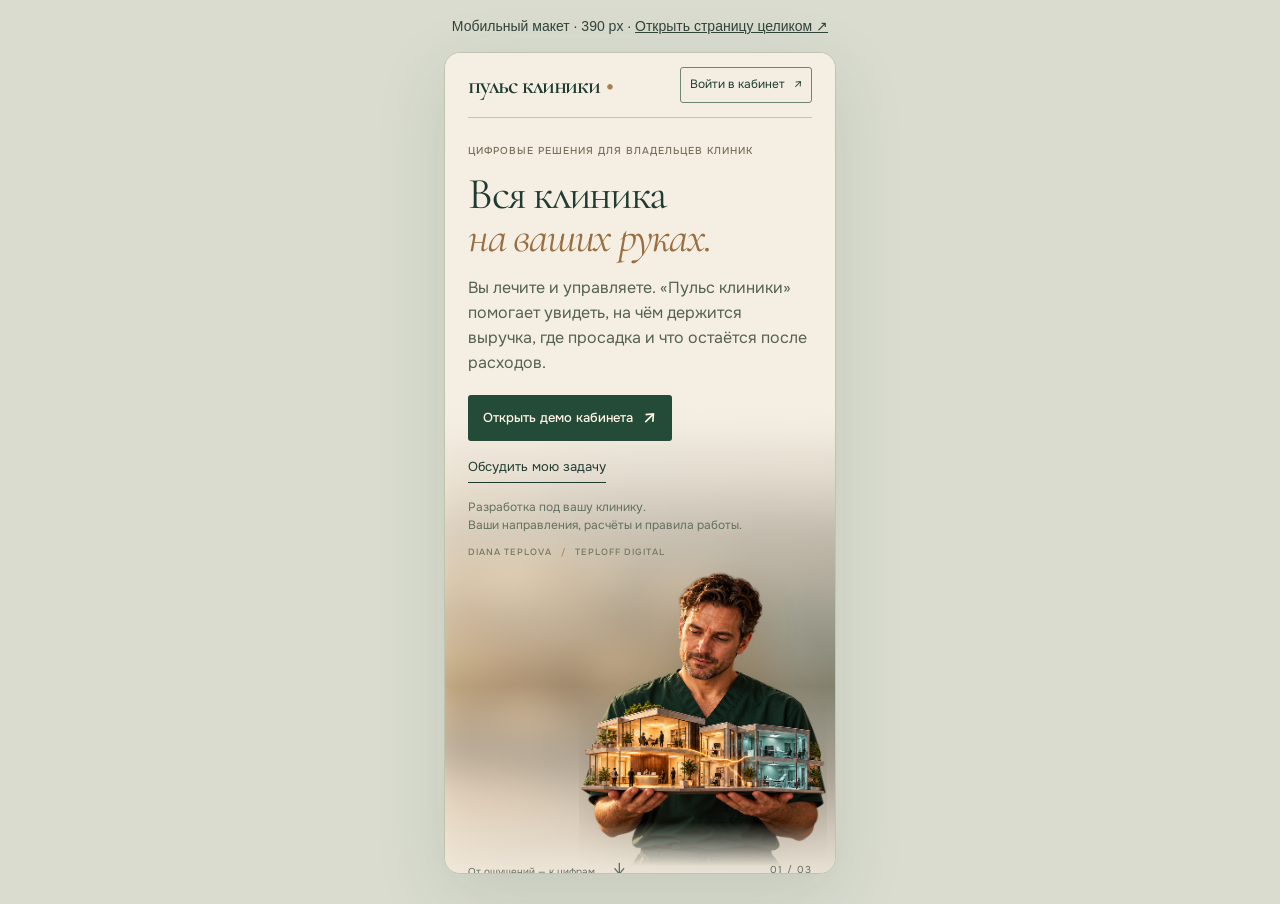
<file: mobile-preview.html>
<!doctype html><html lang="ru"><meta charset="utf-8"><meta name="viewport" content="width=device-width,initial-scale=1"><title>Пульс клиники — мобильный просмотр</title><style>body{margin:0;background:#d9dccf;font:14px Arial;color:#314336}header{text-align:center;padding:18px}a{color:inherit}iframe{display:block;width:390px;height:820px;margin:0 auto 30px;border:1px solid #bcc5ad;border-radius:16px;background:#f5efe3;box-shadow:0 20px 70px #39492c20;max-width:100%}</style><header>Мобильный макет · 390 px · <a href="index.html">Открыть страницу целиком ↗</a></header><iframe title="Мобильная версия Пульса клиники" src="index.html"></iframe></html>
</file>
<file: style.css>
:root{--paper:#f5efe3;--ink:#203c32;--muted:#656d60;--gold:#996e40;--line:#d5cdbd;--serif:'Cormorant Garamond',Georgia,serif;--sans:'Onest',Arial,sans-serif}*{box-sizing:border-box}html{scroll-behavior:smooth}body{margin:0;background:var(--paper);color:var(--ink);font:14px/1.6 var(--sans);-webkit-font-smoothing:antialiased}a{color:inherit;text-decoration:none}a,button,select{-webkit-tap-highlight-color:transparent}a:focus-visible,button:focus-visible,select:focus-visible{outline:2px solid #bd955f;outline-offset:6px}img{max-width:100%;display:block}h1,h2,h3,h4,p{margin:0}h1,h2{font:400 clamp(44px,4.3vw,68px)/1.02 var(--serif);letter-spacing:-.04em}em{font-weight:400;color:var(--gold)}::selection{background:#dac49e;color:#173d31}.skip{position:fixed;top:-60px;left:20px;z-index:30;background:var(--paper);padding:12px}.skip:focus{top:10px}.screen{min-height:740px;min-height:max(740px,100svh);position:relative;padding:76px 6%;display:flex;flex-direction:column;justify-content:center;isolation:isolate}.screen-bottom{position:absolute;bottom:25px;left:6%;right:6%;display:flex;align-items:center;justify-content:space-between;gap:18px;font-size:10px;color:var(--muted)}.screen-bottom>a span{display:inline-block;margin-left:15px;font-size:18px}.screen-bottom>span:last-child{font-size:10px;letter-spacing:1px;white-space:nowrap}.eyebrow{font-size:10px;letter-spacing:1.8px;font-weight:500;color:#766d59;margin-bottom:23px}.body-copy{font-size:14px;color:var(--muted);max-width:470px;margin-top:22px}.underlink{font-size:12px;border-bottom:1px solid currentColor;padding:4px 0}.button{display:inline-flex;align-items:center;justify-content:center;gap:25px;padding:16px 22px;border-radius:3px;font-size:12px;font-weight:500;line-height:1.5;transition:background .2s,transform .2s}.button:hover{transform:translateY(-2px)}.button span{font-size:19px;line-height:1}.green{background:#244a38;color:#fff5e4}.green:hover{background:#173b2c}.cream{background:#f4e7ce;color:#173c34}.cream:hover{background:#fff3df}
/* Screen one: the original portrait remains whole. */
.hero{overflow:hidden;padding-top:130px;padding-bottom:90px}.header{position:absolute;top:0;left:6%;right:6%;height:85px;display:flex;align-items:center;justify-content:space-between;gap:25px;border-bottom:1px solid #c6c2ad;z-index:10}.brand{font:600 31px/1 var(--serif);letter-spacing:-1.4px;white-space:nowrap}.brand span{color:#a58150;margin-left:7px}.header nav{display:flex;gap:27px;font-size:12px}.header nav a:hover{color:#916735}.login{font-size:12px;border:1px solid #718574;padding:10px 15px;border-radius:3px;background:#f5efe3aa}.login span{margin-left:12px}.hero-atmosphere{position:absolute;inset:0 0 0 40%;z-index:-3;background:linear-gradient(100deg,#c5b99577,#413c2ac9),url('assets/two-wings.png') center/cover;filter:blur(22px);transform:scale(1.1)}.hero-shade{position:absolute;inset:0;z-index:-2;background:linear-gradient(90deg,var(--paper) 5%,#f5efe3fa 29%,#f5efe3df 43%,#f5efe358 62%,#f5efe308 85%),linear-gradient(0deg,var(--paper),transparent 30%)}.hero-copy{position:relative;z-index:3;width:54%;pointer-events:none}.hero-copy a{pointer-events:auto}.hero h1{font-size:clamp(62px,6.1vw,96px);line-height:.99;letter-spacing:-.045em}.hero .lead{font-size:15px;color:#56624f;max-width:425px;margin-top:25px;line-height:1.75}.hero-actions{display:flex;align-items:center;gap:24px;flex-wrap:wrap;margin-top:28px}.hero-footnote{margin-top:22px;font-size:11px;color:#65705e;line-height:1.8}.author-line{margin-top:38px;font-size:9px;font-weight:500;letter-spacing:1.6px;color:#74765f}.author-line span{padding:0 10px;color:#a68b5c}.doctor-scene{position:absolute;right:2%;bottom:6%;width:min(46vw,calc((100svh - 125px)*.8));max-width:680px;aspect-ratio:1120/1400;z-index:2;filter:drop-shadow(0 20px 20px #49371a24);mask-image:linear-gradient(#000 0%,#000 84%,transparent 98%)}.doctor-scene img{width:100%;height:auto}.light-effects,.light-path{position:absolute;inset:0;width:100%;height:100%;pointer-events:none}.light-path{overflow:visible}.pulse-line{stroke:url(#gold);fill:none;stroke-linecap:round;stroke-dasharray:170 1500;stroke-dashoffset:200;opacity:0;animation:pulse 11s ease-in-out infinite}.pulse-halo{stroke-width:14;filter:url(#glow)}.pulse-core{stroke-width:2.5}.clinic-flare{position:absolute;left:55%;top:58%;width:29%;aspect-ratio:1;transform:translate(-50%,-50%);background:radial-gradient(ellipse,#fffbe3 0%,#fff9c9c4 4%,#ffb43d66 16%,#f6a7441c 38%,transparent 67%);mix-blend-mode:screen;opacity:0;animation:flare 11s ease-in-out infinite}.clinic-flare:after{content:'';position:absolute;inset:44% -40%;background:radial-gradient(ellipse,#fffce8,#ffc25288 14%,transparent 68%);filter:blur(2px)}.hero-handwriting{position:absolute;z-index:3;right:5%;top:115px;color:#ead7b5;font:italic 25px/1.1 var(--serif);transform:rotate(-6deg);text-shadow:0 1px 12px #392d20}.motion-hidden .pulse-line,.motion-hidden .clinic-flare{animation-play-state:paused}@keyframes pulse{0%,28%{opacity:0;stroke-dashoffset:200}30%{opacity:1}46%{opacity:1;stroke-dashoffset:-1200}50%,100%{opacity:0;stroke-dashoffset:-1250}}@keyframes flare{0%,34%,45%,100%{opacity:0;transform:translate(-50%,-50%) scale(.5)}38%{opacity:.95;transform:translate(-50%,-50%) scale(1.25)}42%{opacity:.15;transform:translate(-50%,-50%) scale(1.65)}}
/* Screen two: a small working report, rather than a second long page. */
.picture-section{background:#e7e9df}.picture-layout{display:grid;grid-template-columns:.86fr 1.25fr;align-items:center;gap:6%}.picture-copy h2{font-size:clamp(42px,4.1vw,62px)}.picture-copy .body-copy{max-width:350px;font-size:13px}.value-list{list-style:none;padding:0;margin:28px 0;display:grid;gap:15px}.value-list li{display:flex;gap:15px;align-items:baseline}.value-list li>span{font-size:9px;color:#877656}.value-list h3{font:500 23px/1.15 var(--serif)}.value-list p{font-size:11px;color:#64715f;margin-top:4px}.report-wrap{position:relative;min-width:0}.report{position:relative;background:#fffcf5;border:1px solid #d9ddcc;border-radius:7px;padding:28px;box-shadow:0 23px 65px #29432413}.report:before{content:'';position:absolute;inset:8px -8px -8px;background:#d3d9c9;border:1px solid #bdc8b3;transform:rotate(-1.5deg);z-index:-1;border-radius:7px}.report-top{display:flex;align-items:center;justify-content:space-between;gap:16px;border-bottom:1px solid #e0e3d5;padding-bottom:20px}.report-tag{font-size:7px;letter-spacing:1.3px;color:#66775e;margin-bottom:8px}.report h3{font:500 29px/1 var(--serif)}.month-label{display:flex;flex-direction:column;align-items:flex-end;gap:4px;font-size:9px;color:#65715d}select{font:11px var(--sans);color:#34523c;background:#eef0e5;border:1px solid #d2d8c7;border-radius:3px;padding:9px 7px;max-width:100%}.metrics{display:grid;grid-template-columns:repeat(3,1fr);gap:14px;padding:25px 0}.metrics>div{border-right:1px solid #e0e5d5}.metrics>div:last-child{border:0}.metrics span{font-size:9px;color:#64725a}.metrics strong{display:block;font-size:clamp(16px,1.75vw,27px);line-height:1.8;font-weight:500;white-space:nowrap;letter-spacing:-.7px;font-variant-numeric:tabular-nums}.metrics small{font-size:14px}.metrics p{font-size:8px;line-height:1.6;color:#6b7661}.metrics .loss{color:#9c5942}.report-columns{border-top:1px solid #e0e5d5;padding-top:22px;display:grid;grid-template-columns:1fr 1fr;gap:24px}.report h4{font-size:11px;font-weight:500;margin-bottom:16px}.direction-row{display:flex;justify-content:space-between;gap:12px;font-size:9px}.direction-row b{font-weight:500}.bar{height:6px;background:#e9eddf;border-radius:4px;overflow:hidden;margin:7px 0 16px}.bar i{display:block;height:100%;background:#46684a;transition:width .6s}.bar.other i{background:#baa16c}.directions>p{font-size:9px;color:#6a755e;margin-top:10px}.report-signal{background:#f1e9db;padding:16px;border-radius:3px}.report-signal>span{font-size:7px;letter-spacing:.9px;color:#836840}.report-signal h4{font-size:13px;margin:8px 0}.report-signal p{font-size:10px;color:#706c56}.report-signal a{display:inline-block;font-size:9px;border-bottom:1px solid #9b9e86;margin-top:13px}.report-doctors{border-top:1px solid #e0e5d5;padding-top:17px;margin-top:22px;display:flex;flex-wrap:wrap;gap:8px 15px;font-size:8px;color:#65765b}.report-doctors span:first-child{color:#7e886d}.report-caption{text-align:center;font-size:10px;color:#607056;margin-top:23px}
/* Screen three: author, related services and the next step. */
.projects-section{background:#123e38;color:#f5ecd9;justify-content:space-between;padding-top:80px;padding-bottom:26px;gap:35px}.projects-top{display:grid;grid-template-columns:1.45fr .7fr;gap:10%;align-items:center}.projects-section .eyebrow{color:#c0c5ab}.projects-section h2{font-size:clamp(43px,4.2vw,65px)}.projects-section em{color:#dbba84}.projects-section .body-copy{color:#c7d4c5;max-width:520px;font-size:13px;line-height:1.8}.contact-actions{display:flex;align-items:center;gap:25px;margin-top:27px}.contact-actions .underlink{color:#ddd6bd;font-size:11px}.author-card{padding-left:30px;border-left:1px solid #527065}.author-card img{width:190px;height:127px;object-fit:cover;margin-left:-20px;border-radius:4px;margin-bottom:13px}.author-name{font-size:16px;letter-spacing:2.4px}.author-card div>p:nth-child(2){font-size:12px;color:#d9bc87;margin-top:4px}.author-description{font-size:11px;color:#c4cdbb;margin-top:13px}.ecosystem-heading{display:flex;align-items:baseline;justify-content:space-between;gap:20px;padding-bottom:17px}.ecosystem-heading h3{font:400 27px/1.1 var(--serif)}.ecosystem-heading>p{font-size:10px;color:#bdcbb9}.project-links{display:grid;grid-template-columns:repeat(3,1fr);border-top:1px solid #5a7464;border-bottom:1px solid #5a7464}.project{padding:22px 26px 23px 0;position:relative;transition:background .25s}.project+.project{border-left:1px solid #5a7464;padding-left:30px}.project:hover{background:#ffffff09}.project-no{font-size:8px;letter-spacing:1.4px;color:#c6b78f}.project h4{font:400 clamp(24px,2.35vw,35px)/1.2 var(--serif);margin:10px 0}.project h4 span{font:20px var(--sans);float:right;margin-left:10px;color:#d3b17a}.project p{font-size:11px;color:#c5d1be;line-height:1.7}footer{display:flex;justify-content:space-between;align-items:center;gap:20px;font-size:9px;color:#bccbb7}footer>span:last-child{letter-spacing:1px}.footer-divider{padding:0 10px}footer a{border-bottom:1px solid #83917a;padding-bottom:3px}
@media(min-width:1650px){.screen{padding-left:max(6%,calc((100vw - 1460px)/2));padding-right:max(6%,calc((100vw - 1460px)/2))}.doctor-scene{right:6%}.projects-section{justify-content:center;gap:55px}footer{margin-top:15px}}
@media(max-width:1100px) and (min-width:701px){.screen{padding-left:5%;padding-right:5%}.hero h1{font-size:66px}.hero-copy{width:57%}.hero .lead{max-width:350px;font-size:14px}.hero-actions{gap:18px}.hero-handwriting{font-size:21px;right:4%}.picture-layout{gap:4%;grid-template-columns:.8fr 1.2fr}.picture-copy h2{font-size:43px}.report{padding:20px}.report-top{display:block}.month-label{flex-direction:row;justify-content:space-between;margin-top:15px}.metrics{gap:9px}.metrics strong{font-size:20px}.metrics small{font-size:11px}.report-columns{gap:14px}.report-doctors{gap:8px}.projects-top{gap:5%}.projects-section h2{font-size:49px}.project h4{font-size:27px}.project+.project{padding-left:20px}.header nav{gap:17px;font-size:11px}}
@media(max-width:700px){.screen{min-height:100svh;padding:36px 6% 58px}.header{height:62px;left:6%;right:6%;gap:10px}.brand{font-size:26px}.header nav{display:none}.login{font-size:10px;padding:7px 9px}.login span{margin-left:6px}.hero{min-height:max(740px,100svh);padding-top:95px;justify-content:flex-start}.hero-copy{width:100%}.eyebrow{font-size:8px;letter-spacing:1.2px;margin-bottom:15px}.hero h1{font-size:clamp(48px,10.6vw,68px);line-height:.98;letter-spacing:-.04em}.hero .lead{font-size:12px;max-width:360px;line-height:1.65;margin-top:17px}.hero-actions{gap:18px;margin-top:19px}.button{font-size:10px;padding:13px 15px;gap:14px}.underlink{font-size:10px}.hero-footnote{font-size:10px;margin-top:14px}.author-line{font-size:7px;letter-spacing:1px;margin-top:12px}.author-line span{padding:0 6px}.hero-atmosphere{inset:43% -15% 0 0;filter:blur(18px)}.hero-shade{background:linear-gradient(180deg,var(--paper) 0%,var(--paper) 38%,#f5efe3df 50%,#f5efe340 75%,var(--paper) 100%)}.doctor-scene{width:auto;height:calc(100svh - 435px);min-height:300px;max-height:480px;max-width:95%;right:4%;bottom:35px}.hero-handwriting{font-size:19px;top:auto;bottom:135px;left:6%;right:auto;max-width:110px;color:#88704a;text-shadow:none;line-height:1.1}.screen-bottom{bottom:18px;font-size:8px;left:6%;right:6%;gap:14px}.screen-bottom>span:last-child{font-size:8px}.picture-section{min-height:max(740px,100svh);justify-content:center}.picture-layout{display:flex;flex-direction:column;gap:23px;align-items:stretch}.picture-copy h2{font-size:40px}.picture-copy h2 br{display:none}.picture-copy .body-copy{font-size:11px;margin-top:12px;max-width:100%}.value-list{display:grid;grid-template-columns:repeat(3,1fr);gap:13px;margin:18px 0 0}.value-list li{display:block;border-top:1px solid #c8cebc;padding-top:8px}.value-list li>span{display:none}.value-list h3{font:500 12px/1.3 var(--sans)}.value-list p{font-size:9px;margin-top:5px}.picture-copy>.underlink{display:none}.report{padding:18px 16px}.report-top{padding-bottom:14px;gap:8px}.report h3{font-size:26px}.report-tag{font-size:6px;letter-spacing:.7px;margin-bottom:6px}.month-label{font-size:8px}select{font-size:9px;padding:7px 4px}.metrics{gap:8px;padding:17px 0}.metrics span{font-size:8px}.metrics strong{font-size:19px;line-height:1.7;letter-spacing:-.6px}.metrics small{font-size:10px}.metrics p{font-size:7px}.report-columns{padding-top:15px;gap:15px;grid-template-columns:1fr 1fr}.report h4{font-size:10px;margin-bottom:11px}.direction-row{font-size:8px;gap:6px}.bar{margin:5px 0 11px;height:5px}.directions>p{display:none}.report-signal{padding:11px}.report-signal>span{font-size:6px;letter-spacing:.5px}.report-signal h4{font-size:11px;margin:6px 0}.report-signal p{font-size:9px}.report-signal a{font-size:8px;margin-top:8px}.report-doctors{margin-top:14px;padding-top:12px;gap:8px;font-size:7px}.report-doctors span:first-child{display:none}.report-caption{margin-top:16px;font-size:9px}.picture-section .screen-bottom>span:first-child{max-width:240px;font-size:7px}.projects-section{padding-top:40px;padding-bottom:18px;min-height:max(740px,100svh);gap:22px}.projects-top{display:block}.projects-section h2{font-size:39px;line-height:1.04}.projects-section .body-copy{font-size:11px;line-height:1.65;margin-top:15px}.contact-actions{margin-top:19px;gap:19px}.contact-actions .underlink{font-size:9px}.author-card{display:flex;align-items:center;gap:13px;margin-top:22px;padding:0;border:0}.author-card img{margin:0;width:72px;height:60px;object-fit:cover}.author-card .author-name{font-size:12px;letter-spacing:1.8px}.author-card div>p:nth-child(2){font-size:10px;margin-top:2px}.author-description{display:none}.ecosystem-heading{padding-bottom:12px}.ecosystem-heading h3{font-size:23px}.ecosystem-heading>p{display:none}.project-links{grid-template-columns:1fr}.project,.project+.project{padding:13px 0;border-left:0;display:grid;grid-template-columns:1fr 1fr;gap:4px 14px;align-items:center}.project+.project{border-top:1px solid #527265}.project-no{display:none}.project h4{font-size:23px;margin:0;line-height:1.05}.project h4 span{font-size:15px;margin-left:6px}.project p{font-size:9px;line-height:1.6}.project p br{display:none}footer{gap:8px;font-size:7px;flex-wrap:wrap}footer>span:first-child{max-width:180px}.footer-divider{padding:0 4px}}
@media(max-width:360px){.hero{padding-top:85px;min-height:780px}.hero h1{font-size:44px}.hero-actions{gap:10px}.hero-actions .underlink{font-size:9px}.hero .lead{font-size:11px}.doctor-scene{min-height:310px;bottom:40px}.hero-handwriting{bottom:110px}.brand{font-size:23px}.login{font-size:9px}.picture-copy h2,.projects-section h2{font-size:35px}.metrics strong{font-size:16px}.report{padding:16px 12px}.report-columns{gap:8px}.report-signal{padding:8px}.project h4{font-size:21px}.contact-actions{gap:13px}.contact-actions .button{font-size:9px;padding:12px}.projects-section{min-height:780px}}
@media(prefers-reduced-motion:reduce){html{scroll-behavior:auto}*,*:before,*:after{animation:none!important;transition:none!important}.clinic-flare{display:none}}

@media(max-width:700px){.doctor-scene{height:calc(100svh - 458px)}.metrics strong{font-size:17px}.metrics small{font-size:9px}.report-doctors{display:none}.report-caption{font-size:9px;margin-top:17px}.picture-copy h2{font-size:37px}.project p{font-size:10px}.project h4{font-size:22px}}
/* Readable type and closer hero composition — 9 November 2026. */
body{font-size:16px}
.header nav,.login{font-size:14px}
.eyebrow{font-size:11px;letter-spacing:1.5px}
.hero-copy{width:57%}
.hero h1{font-size:clamp(62px,6vw,92px)}
.hero .lead{font-size:19px;line-height:1.65;max-width:540px}
.hero-actions{gap:25px}
.button{font-size:15px;padding:16px 22px}
.underlink{font-size:15px}
.hero-footnote{font-size:14px;line-height:1.65}
.author-line{font-size:11px;margin-top:27px}
.doctor-scene{right:3.5%;width:min(48vw,calc((100svh - 125px)*.8));max-width:700px}
.hero-atmosphere{left:35%}
.screen-bottom,.screen-bottom>span:last-child{font-size:12px}
.body-copy,.picture-copy .body-copy{font-size:17px;line-height:1.65;max-width:440px}
.value-list{gap:18px;margin:25px 0}
.value-list h3{font-size:27px}
.value-list p{font-size:14px;line-height:1.5}
.value-list li>span{font-size:12px}
.report{padding:25px}
.report-tag{font-size:10px;letter-spacing:1px}
.month-label{font-size:12px}
select{font-size:13px}
.metrics span{font-size:12px}
.metrics strong{font-size:clamp(21px,2vw,29px)}
.metrics p{font-size:11px}
.metrics small{font-size:16px}
.report h4{font-size:14px}
.direction-row{font-size:12px}
.directions>p{font-size:12px}
.report-signal>span{font-size:10px;letter-spacing:.5px}
.report-signal h4{font-size:16px}
.report-signal p,.report-signal a{font-size:13px}
.report-doctors{font-size:11px}
.report-caption{font-size:12px}
.projects-section{padding-top:65px;gap:28px}
.projects-section .body-copy{font-size:17px;line-height:1.65;max-width:600px}
.contact-actions .underlink{font-size:14px}
.author-card div>p:nth-child(2){font-size:15px}
.author-description{font-size:14px}
.ecosystem-heading>p{font-size:13px}
.project-no{font-size:11px}
.project p{font-size:14px;line-height:1.6}
footer{font-size:12px}
@media(min-width:1101px){.hero-copy{padding-left:2.5%}.doctor-scene{right:6.5%}.hero .lead{max-width:520px}.picture-layout{gap:4%;grid-template-columns:.82fr 1.25fr}}
@media(min-width:1650px){.hero-copy{padding-left:0}.doctor-scene{right:max(7%,calc((100vw - 1460px)/2))}}
@media(max-width:1100px) and (min-width:701px){.header nav,.login{font-size:13px}.hero .lead{font-size:18px;max-width:430px}.hero-copy{width:58%}.doctor-scene{right:0}.picture-layout{grid-template-columns:.78fr 1.2fr;gap:3%}.picture-copy h2{font-size:42px}.picture-copy .body-copy{font-size:16px}.report{padding:18px}.metrics strong{font-size:20px}.metrics small{font-size:12px}.metrics span{font-size:11px}.report-columns{gap:15px}.report-signal{padding:12px}.report-doctors{gap:8px;font-size:10px}.projects-top{gap:4%}.author-card{padding-left:20px}.project p{font-size:14px}}
@media(max-width:700px){
 .screen{padding:32px 6% 54px}
 .hero{padding-top:90px;min-height:max(844px,100svh)}
 .header{height:65px}.login{font-size:12px}.brand{font-size:25px}
 .hero-copy{width:100%;padding:0}.eyebrow{font-size:10px;letter-spacing:1px;margin-bottom:14px}
 .hero h1{font-size:clamp(44px,10.6vw,64px)}
 .hero .lead{font-size:16px;line-height:1.55;max-width:100%;margin-top:17px}
 .hero-actions{gap:12px 18px;margin-top:20px}
 .button{font-size:13px;padding:13px 15px;gap:10px}.underlink{font-size:13px}
 .hero-footnote{font-size:12px;line-height:1.5;margin-top:15px}
 .author-line{font-size:9px;line-height:1.5;margin-top:12px;letter-spacing:1px}
 .doctor-scene{right:2%;height:calc(100svh - 530px);min-height:310px;max-height:470px;width:auto;max-width:96%;bottom:25px}
 .hero-atmosphere{left:0;top:48%}
 .screen-bottom,.screen-bottom>span:last-child{font-size:10px}
 .screen-bottom{bottom:13px}.hero .screen-bottom>a{font-size:10px}
 .picture-section{min-height:max(844px,100svh)}
 .picture-layout{gap:19px}
 .picture-copy h2{font-size:37px}
 .picture-copy .body-copy{font-size:15px;line-height:1.5;margin-top:13px;max-width:none}
 .value-list{gap:11px;margin:17px 0 0}
 .value-list h3{font:500 13px/1.3 var(--sans)}
 .value-list p{font-size:11px;line-height:1.45;margin-top:6px}
 .report{padding:16px 13px}
 .report-top{gap:10px;padding-bottom:13px}
 .report-tag{font-size:8px;letter-spacing:.5px;max-width:175px}
 .report h3{font-size:24px}
 .month-label{font-size:10px}select{font-size:11px;padding:8px 4px}
 .metrics{padding:16px 0;gap:8px}.metrics span{font-size:10px}.metrics strong{font-size:17px;line-height:1.8}.metrics small{font-size:9px}.metrics p{font-size:10px;line-height:1.4}
 .report-columns{padding-top:15px;gap:13px}
 .report h4{font-size:12px;line-height:1.4}.direction-row{font-size:11px;line-height:1.35;gap:5px}
 .report-signal{padding:12px}.report-signal>span{font-size:8px;line-height:1.4}.report-signal h4{font-size:13px;margin:10px 0}.report-signal p{display:none}.report-signal a{font-size:12px;line-height:1.4;margin-top:5px}
 .report-caption{font-size:11px;line-height:1.45;margin-top:14px}
 .picture-section .screen-bottom>span:first-child{font-size:9px;max-width:260px}
 .projects-section{padding-top:34px;padding-bottom:19px;gap:22px;min-height:max(844px,100svh)}
 .projects-section h2{font-size:35px}.projects-section .body-copy{font-size:15px;line-height:1.5;margin-top:14px}
 .contact-actions{gap:13px;flex-wrap:wrap;margin-top:19px}.contact-actions .button{font-size:12px;padding:13px}.contact-actions .underlink{font-size:12px}
 .author-card{margin-top:20px;gap:13px}.author-card img{width:72px;height:48px}.author-card .author-name{font-size:13px}.author-card div>p:nth-child(2){font-size:12px}
 .ecosystem-heading h3{font-size:24px}.project,.project+.project{padding:14px 0;grid-template-columns:1fr 1.1fr;gap:13px}.project h4{font-size:23px}.project p{font-size:13px;line-height:1.45}
 footer{font-size:10px;gap:12px}footer>span:first-child{max-width:210px}
}
@media(max-width:360px){.hero{min-height:920px}.doctor-scene{bottom:35px}.hero-actions{gap:12px}.hero h1{font-size:44px}.hero .lead{font-size:16px}.hero-actions .underlink{font-size:13px}.login{font-size:11px}.brand{font-size:23px}.metrics strong{font-size:15px}.metrics p{font-size:9px}.project h4{font-size:22px}.projects-section h2{font-size:33px}}
</file>
